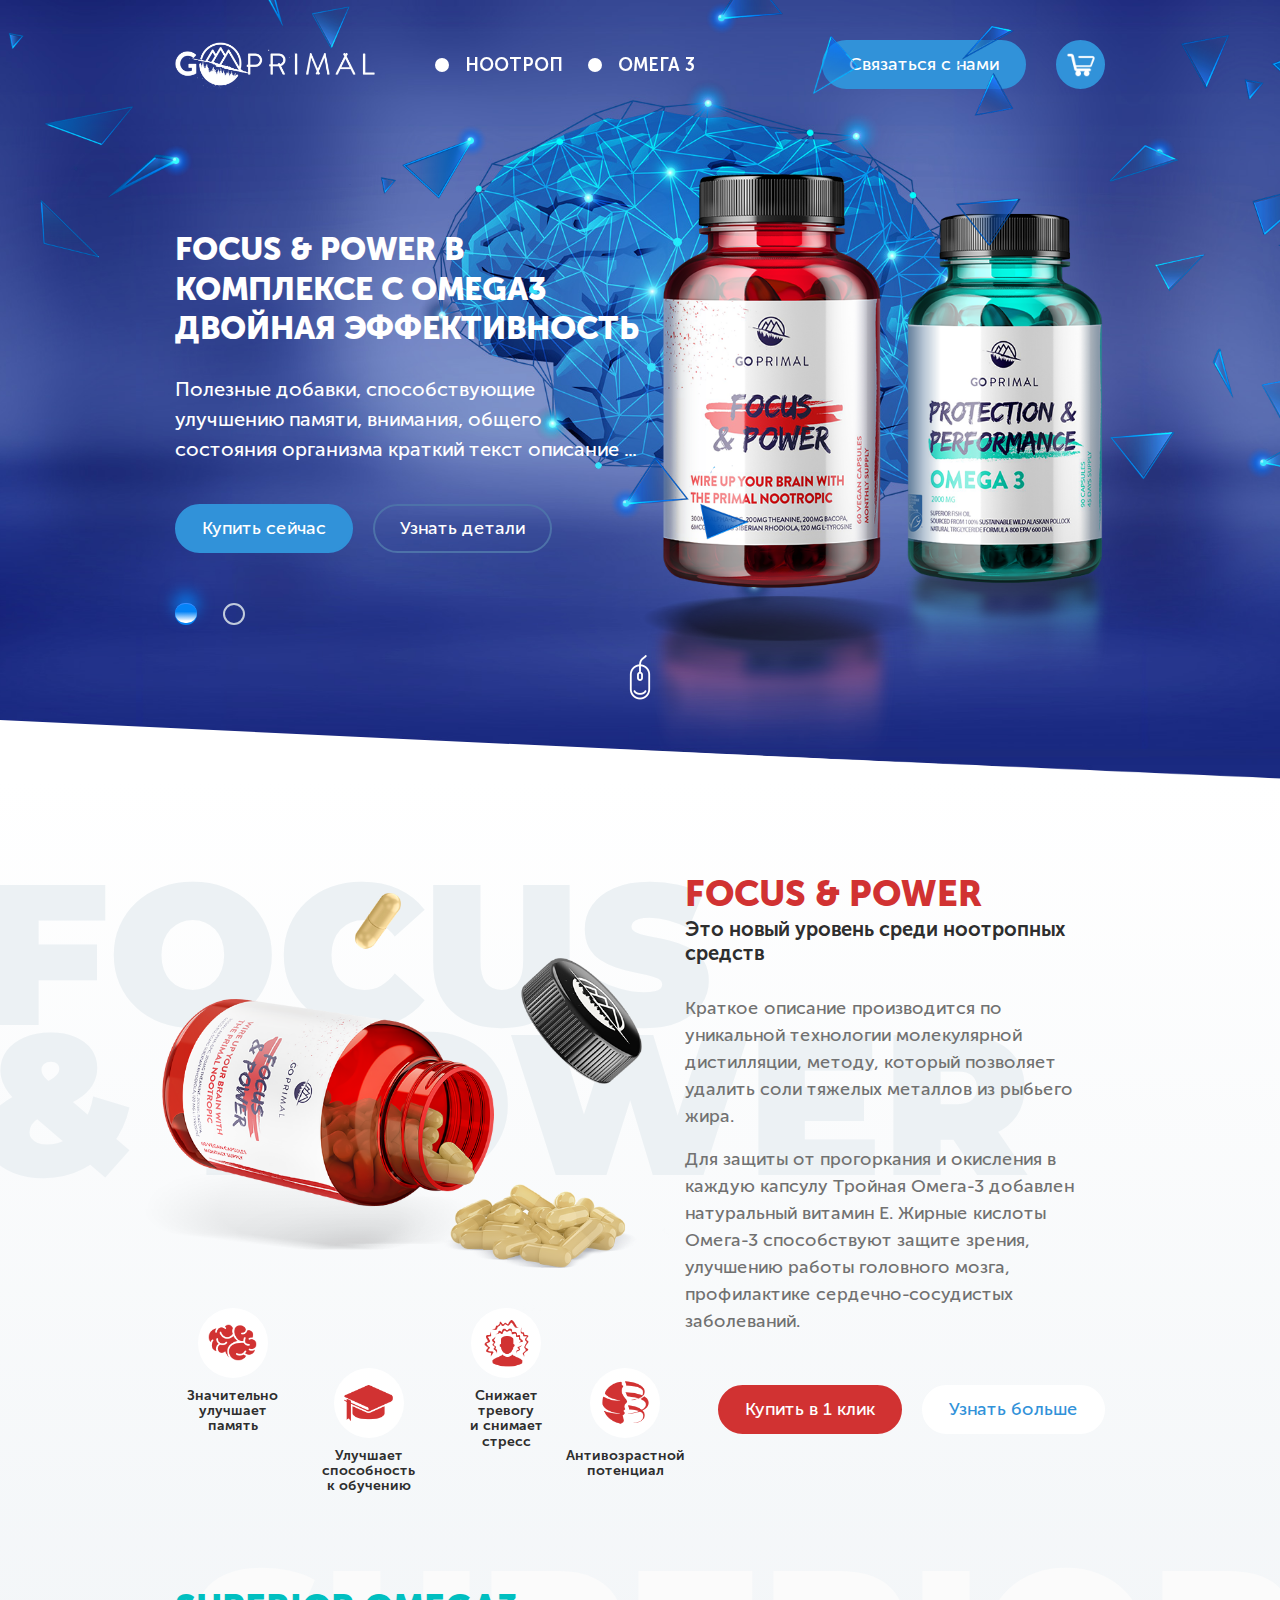
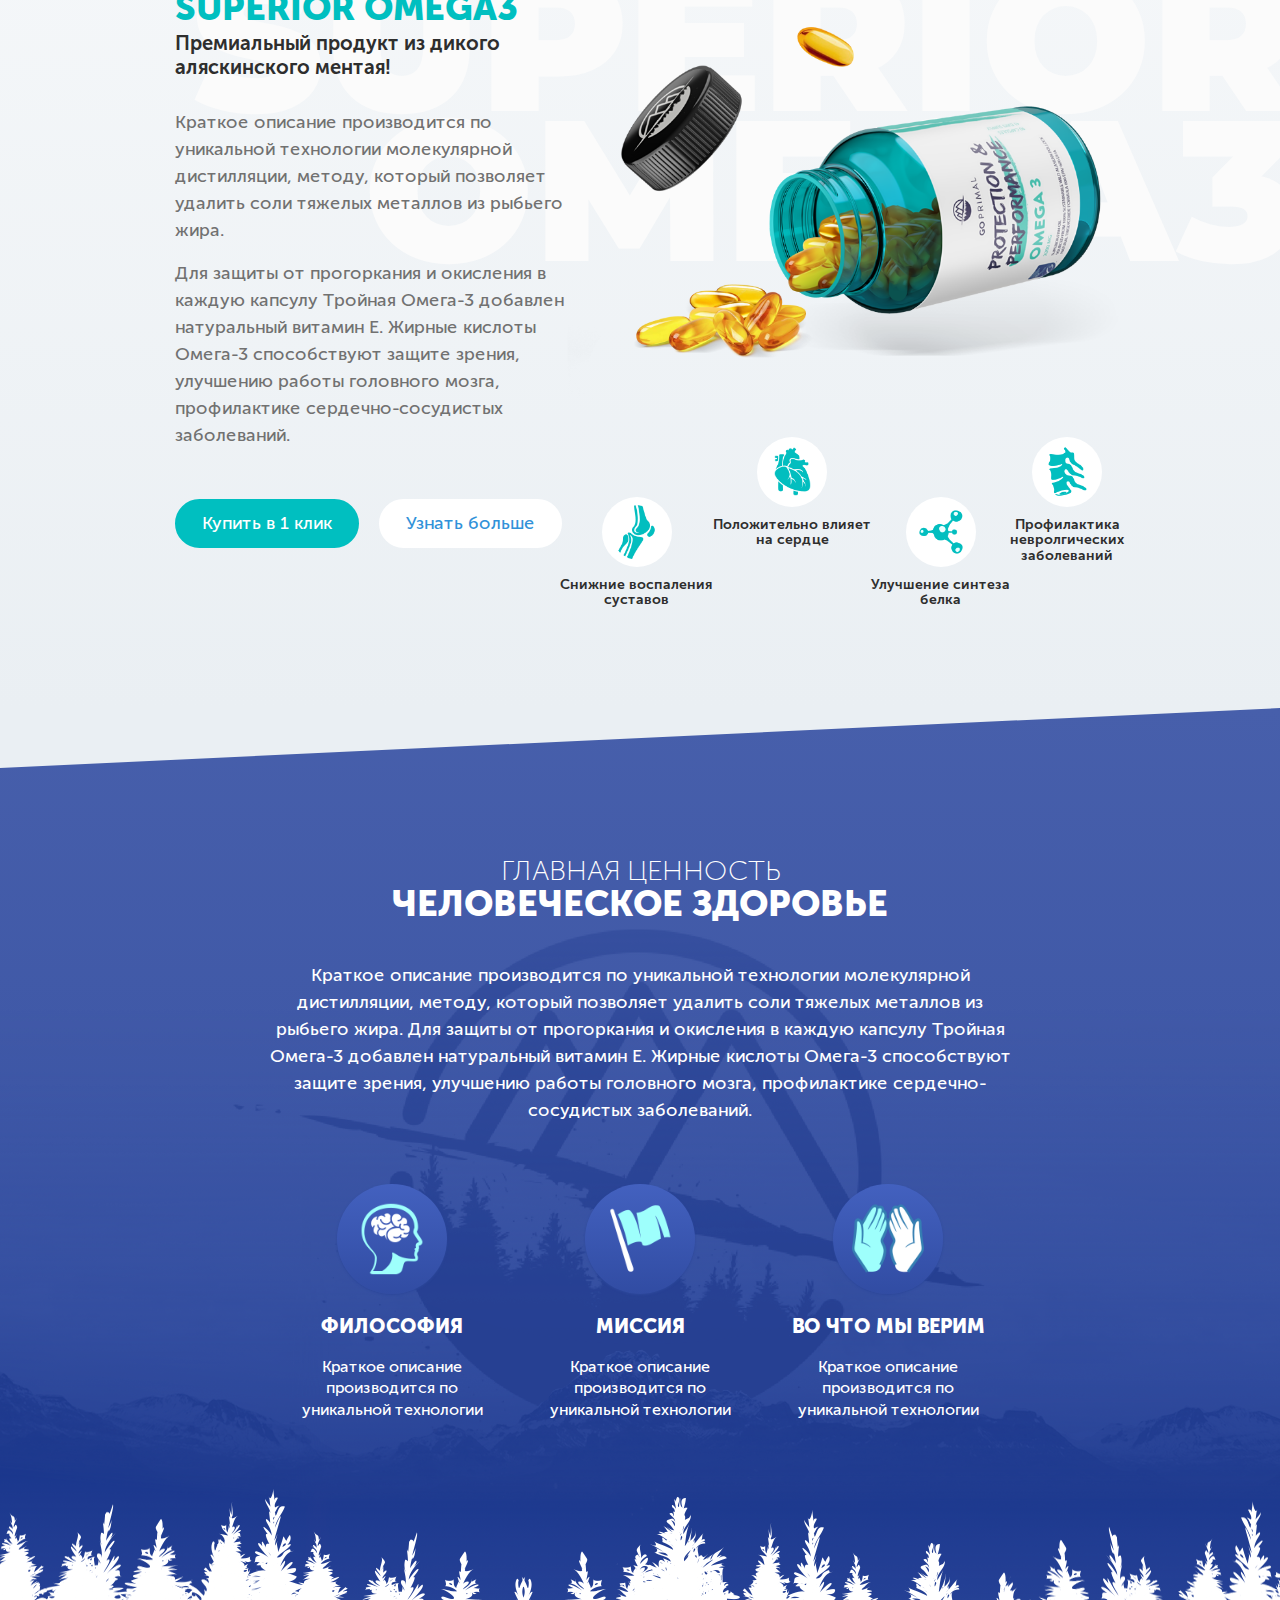
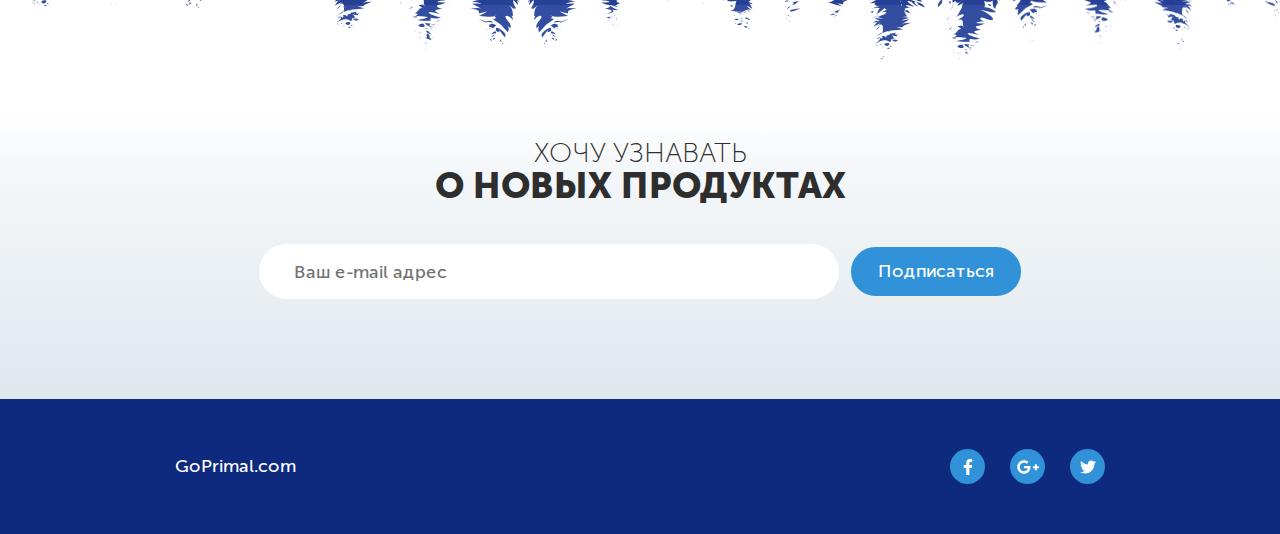
<file: index.html>
<!DOCTYPE html>
<html lang="ru">

<head>

	<meta charset="utf-8">
	<!-- <base href="/"> -->

	<title>index</title>
	<meta name="description" content="">

	<meta http-equiv="X-UA-Compatible" content="IE=edge">
	<meta name="viewport" content="width=device-width, initial-scale=1, maximum-scale=1">
	
	<!-- Template Basic Images Start -->
	<meta property="og:image" content="path/to/image.jpg">
	<link rel="icon" href="img/favicon.ico">
	<!-- Template Basic Images End -->
	
	<!-- Custom Browsers Color Start -->
	<meta name="theme-color" content="#000">
	<!-- Custom Browsers Color End -->

	<link rel="stylesheet" href="css/main.min.css">

</head>

<body>

	<header class="header">
		<div class="container">
			<div class="header-in">
				<div class="logo">
					<a href="#">
						<img src="img/logo.png" alt="">
					</a>
				</div>
				<div class="menu">
					<ul>
						<li class="nootrop">
							<a href="#">Ноотроп</a>
						</li>
						<li class="omega">
							<a href="#">Омега 3</a>
						</li>
					</ul>
				</div>
				<div class="header-callback">
					<button data-target="contact" type="button" class="btn blue modal-open">Связаться с нами</button>
				</div>
				<div class="header-toggle">
					<button type="button"><span></span></button>
				</div>
				<div class="cart-button">
					<a href="#">
						<img src="img/cart-icon.png" alt="">
					</a>
				</div>
			</div>
		</div>
	</header>
	<section class="top">
		<div class="container">
			<div class="top-in">
				<h1>focus & power<br> в комплексе с omega3<br> двойная эффективность</h1>
				<p>Полезные добавки, способствующие улучшению<br> памяти, внимания, общего состояния организма<br> краткий текст описание ...</p>
				<div class="top-buttons">
					<a href="#" class="btn blue">Купить сейчас</a>
					<a href="#" class="btn border">Узнать детали</a>
				</div>
			</div>
			<div class="top-slider-outer">
				<div class="top-slider owl-carousel">
					<div class="item">
						<div class="top-slider-item">
							<img src="img/nootrop-active.png" alt="">
							<img src="img/nootrop.png" alt="">
						</div>
					</div>
					<div class="item">
						<div class="top-slider-item">
							<img src="img/omega-active.png" alt="">
							<img src="img/omega.png" alt="">
						</div>
					</div>
				</div>
			</div>
		</div>
		<div class="fractures fractures1">
			<img src="img/fractures1.png" alt="">
		</div>
		<div class="fractures fractures2">
			<img src="img/fractures2.png" alt="">
		</div>
	</section>
	<section class="products with-angles">
		<div class="inner">
			<div class="product">
				<div class="section-text">focus<br> & power</div>
				<div class="container">
					<div class="product-in">
						<div class="product-about">
							<img src="img/nootrop-open.png" alt="">
							<div class="product-advantages">
								<div class="product-advantage">
									<div class="product-advantage-icon">
										<img src="img/advantage1.png" alt="">
									</div>
									<div class="product-advantage-text">Значительно<br> улучшает память</div>
								</div>
								<div class="product-advantage">
									<div class="product-advantage-icon">
										<img src="img/advantage2.png" alt="">
									</div>
									<div class="product-advantage-text">Улучшает способность<br> к обучению</div>
								</div>
								<div class="product-advantage">
									<div class="product-advantage-icon">
										<img src="img/advantage3.png" alt="">
									</div>
									<div class="product-advantage-text">Снижает тревогу<br> и снимает стресс</div>
								</div>
								<div class="product-advantage">
									<div class="product-advantage-icon">
										<img src="img/advantage4.png" alt="">
									</div>
									<div class="product-advantage-text">Антивозрастной<br> потенциал</div>
								</div>
							</div>
						</div>
						<div class="product-text">
							<h2>Focus & power</h2>
							<div class="product-subtitle">Это новый уровень среди ноотропных средств</div>
							<p>Краткое описание производится по уникальной технологии молекулярной дистилляции, методу, который позволяет удалить соли тяжелых металлов из рыбьего жира.</p>
							<p>Для защиты от прогоркания и окисления в каждую капсулу Тройная Омега-3 добавлен натуральный витамин Е. Жирные кислоты Омега-3 способствуют защите зрения, улучшению работы головного мозга, профилактике сердечно-сосудистых заболеваний.</p>
							<div class="product-buttons">
								<a href="#" class="btn red">Купить в 1 клик</a>
								<a href="#" class="btn white">Узнать больше</a>
							</div>
						</div>
					</div>
				</div>
			</div>
			<div class="product">
				<div class="section-text">superior<br> omega3</div>
				<div class="container">
					<div class="product-in">
						<div class="product-about">
							<img src="img/omega-open.png" alt="">
							<div class="product-advantages">
								<div class="product-advantage">
									<div class="product-advantage-icon">
										<img src="img/advantage5.png" alt="">
									</div>
									<div class="product-advantage-text">Снижние воспаления<br> суставов</div>
								</div>
								<div class="product-advantage">
									<div class="product-advantage-icon">
										<img src="img/advantage6.png" alt="">
									</div>
									<div class="product-advantage-text">Положительно влияет<br> на сердце</div>
								</div>
								<div class="product-advantage">
									<div class="product-advantage-icon">
										<img src="img/advantage7.png" alt="">
									</div>
									<div class="product-advantage-text">Улучшение синтеза<br> белка</div>
								</div>
								<div class="product-advantage">
									<div class="product-advantage-icon">
										<img src="img/advantage8.png" alt="">
									</div>
									<div class="product-advantage-text">Профилактика<br> невролгических<br> заболеваний</div>
								</div>
							</div>
						</div>
						<div class="product-text">
							<h2>Superior omega3</h2>
							<div class="product-subtitle">Премиальный продукт из дикого аляскинского ментая!</div>
							<p>Краткое описание производится по уникальной технологии молекулярной дистилляции, методу, который позволяет удалить соли тяжелых металлов из рыбьего жира.</p>
							<p>Для защиты от прогоркания и окисления в каждую капсулу Тройная Омега-3 добавлен натуральный витамин Е. Жирные кислоты Омега-3 способствуют защите зрения, улучшению работы головного мозга, профилактике сердечно-сосудистых заболеваний.</p>
							<div class="product-buttons">
								<a href="#" class="btn green">Купить в 1 клик</a>
								<a href="#" class="btn white">Узнать больше</a>
							</div>
						</div>
					</div>
				</div>
			</div>
		</div>
	</section>
	<section class="about">
		<div class="container">
			<div class="about-in">
				<h2><span>Главная ценность</span> человеческое здоровье</h2>
				<p>Краткое описание производится по уникальной технологии молекулярной дистилляции, методу, который
					позволяет удалить соли тяжелых металлов из рыбьего жира. Для защиты от прогоркания и окисления в каждую капсулу Тройная Омега-3 добавлен натуральный витамин Е. Жирные кислоты Омега-3 способствуют защите зрения, улучшению работы головного мозга, профилактике сердечно-сосудистых заболеваний.</p>
				<div class="about-list">
					<div class="about-item">
						<div class="about-item-icon">
							<img src="img/about1.png" alt="">
						</div>
						<div class="about-item-title">Философия</div>
						<div class="about-item-text">Краткое описание производится по уникальной технологии</div>
					</div>
					<div class="about-item">
						<div class="about-item-icon">
							<img src="img/about2.png" alt="">
						</div>
						<div class="about-item-title">Миссия</div>
						<div class="about-item-text">Краткое описание производится по уникальной технологии</div>
					</div>
					<div class="about-item">
						<div class="about-item-icon">
							<img src="img/about3.png" alt="">
						</div>
						<div class="about-item-title">Во что мы верим</div>
						<div class="about-item-text">Краткое описание производится по уникальной технологии</div>
					</div>
				</div>
			</div>
		</div>
	</section>
	<section class="bottom">
		<div class="container">
			<div class="bottom-in">
				<h2><span>Хочу узнавать</span> о новых продуктах</h2>
				<form action="">
					<input type="email" placeholder="Ваш e-mail адрес">
					<button type="submit" class="btn">Подписаться</button>
				</form>
			</div>
		</div>
	</section>
	<footer class="footer">
		<div class="container">
			<div class="footer-in">
				<div class="copyright">
					<a href="#">GoPrimal.com</a>
				</div>
				<div class="socials">
					<a href="#">
						<img src="img/facebook.svg" alt="">
					</a>
					<a href="#">
						<img src="img/google-plus.svg" alt="">
					</a>
					<a href="#">
						<img src="img/twitter.svg" alt="">
					</a>
				</div>
			</div>
		</div>
	</footer>

	<div data-id="contact" class="modal">
		<div class="modal-in">
			<div class="modal-cont">
				<button type="button" class="modal-close"></button>
				<div class="modal-title">Чтобы мы могли<br> связаться с вами,<br> <b>заполните форму</b></div>
				<form action="">
					<input type="text" placeholder="Ваше ФИО">
					<input type="tel" placeholder="Ваш телефон">
					<input type="email" placeholder="Ваш email">
					<button type="submit" class="btn">Отправить</button>
				</form>
			</div>
		</div>
		<div class="modal-back"></div>
	</div>

	<script src="js/scripts.min.js"></script>

</body>
</html>
</file>
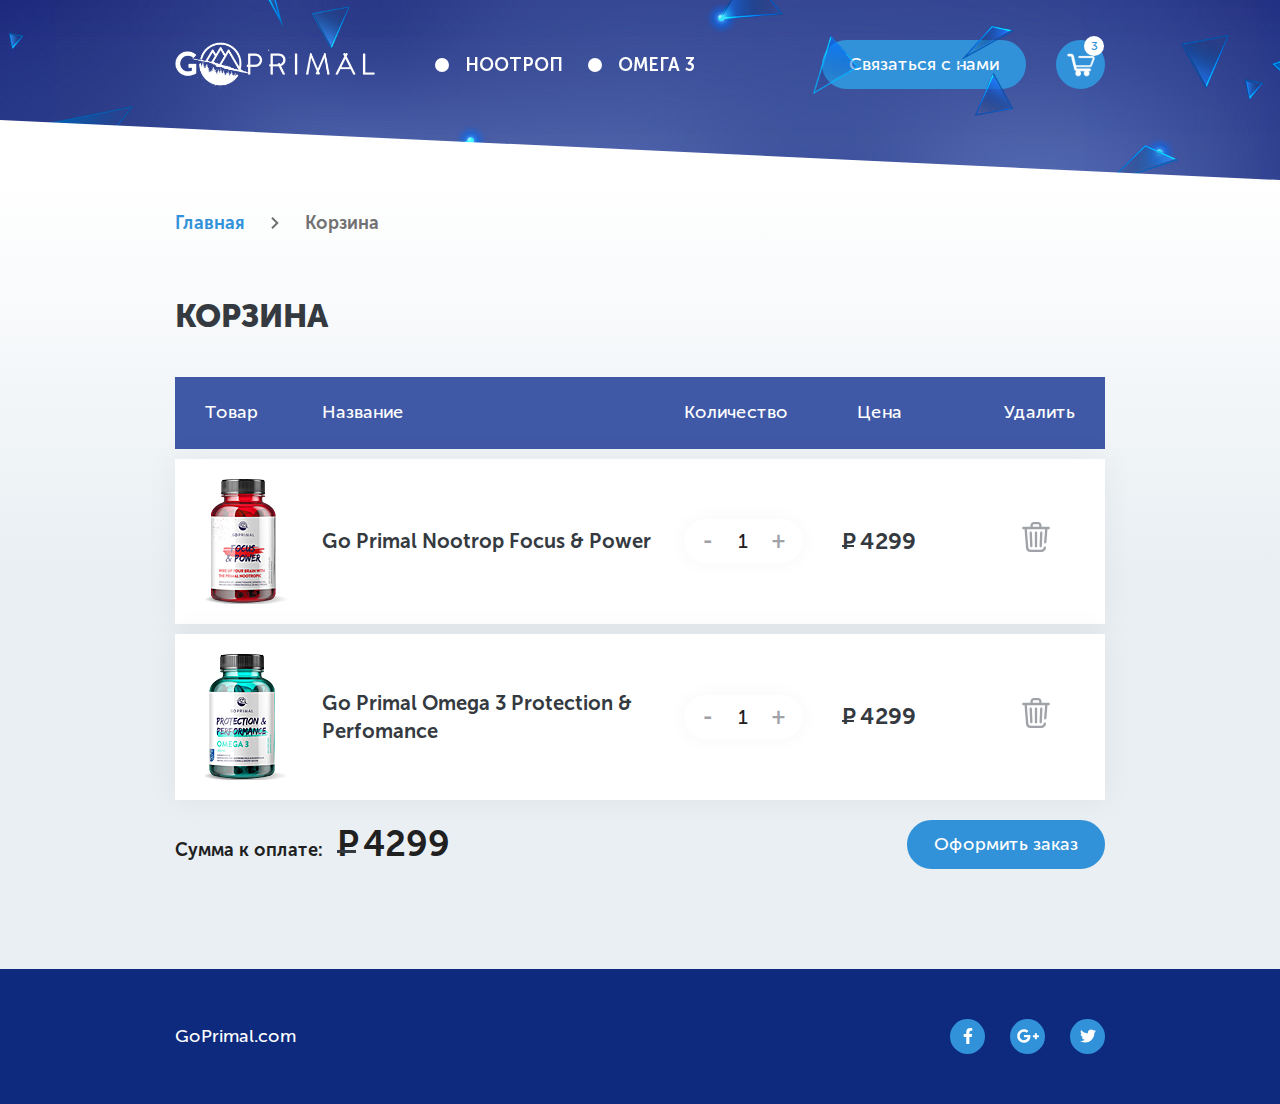
<file: cart.html>
<!DOCTYPE html>
<html lang="ru">

<head>

	<meta charset="utf-8">
	<!-- <base href="/"> -->

	<title>cart</title>
	<meta name="description" content="">

	<meta http-equiv="X-UA-Compatible" content="IE=edge">
	<meta name="viewport" content="width=device-width, initial-scale=1, maximum-scale=1">
	
	<!-- Template Basic Images Start -->
	<meta property="og:image" content="path/to/image.jpg">
	<link rel="icon" href="img/favicon.ico">
	<!-- Template Basic Images End -->
	
	<!-- Custom Browsers Color Start -->
	<meta name="theme-color" content="#000">
	<!-- Custom Browsers Color End -->

	<link rel="stylesheet" href="css/main.min.css">

</head>

<body>

	<header class="header">
		<div class="container">
			<div class="header-in">
				<div class="logo">
					<a href="#">
						<img src="img/logo.png" alt="">
					</a>
				</div>
				<div class="menu">
					<ul>
						<li class="nootrop">
							<a href="#">Ноотроп</a>
						</li>
						<li class="omega">
							<a href="#">Омега 3</a>
						</li>
					</ul>
				</div>
				<div class="header-toggle">
					<button type="button"><span></span></button>
				</div>
				<div class="header-callback">
					<button data-target="contact" type="button" class="btn modal-open">Связаться с нами</button>
				</div>
				<div class="cart-button">
					<a href="#">
						<span>3</span>
						<img src="img/cart-icon.png" alt="">
					</a>
				</div>
			</div>
		</div>
	</header>
    <div class="page">
		<div class="page-in">
			<div class="inner">
				<div class="container">
					<div class="breadcrumbs">
						<ul>
							<li>
								<a href="#">Главная</a>
							</li>
							<li>Корзина</li>
						</ul>
					</div>
					<h1>Корзина</h1>
					<div class="cart">
						<div class="cart-top">
							<div class="cart-product-img">Товар</div>
							<div class="cart-product-name">Название</div>
							<div class="cart-product-qty">Количество</div>
							<div class="cart-product-price">Цена</div>
							<div class="cart-product-delete">Удалить</div>
						</div>
						<div class="cart-list">
							<div class="cart-item">
								<div class="cart-product-img">
									<img src="img/nootrop-medium.png" alt="">
								</div>
								<div class="cart-product-name">Go Primal Nootrop Focus & Power</div>
								<div class="cart-product-qty">
									<div class="buy-qty-block">
										<button type="button" class="minus">-</button>
										<span>1</span>
										<button type="button" class="plus">+</button>
									</div>
								</div>
								<div class="cart-product-price"><span>Р</span> 4299</div>
								<div class="cart-product-delete">
									<button type="button">
										<img src="img/cart.svg" alt="">
									</button>
								</div>
							</div>
							<div class="cart-item">
								<div class="cart-product-img">
									<img src="img/omega-medium.png" alt="">
								</div>
								<div class="cart-product-name">Go Primal Omega 3 Protection & Perfomance</div>
								<div class="cart-product-qty">
									<div class="buy-qty-block">
										<button type="button" class="minus">-</button>
										<span>1</span>
										<button type="button" class="plus">+</button>
									</div>
								</div>
								<div class="cart-product-price"><span>Р</span> 4299</div>
								<div class="cart-product-delete">
									<button type="button">
										<img src="img/cart.svg" alt="">
									</button>
								</div>
							</div>
						</div>
					</div>
					<div class="cart-bottom">
						<div class="cart-total">
							<div class="cart-total-title">Сумма к оплате:</div>
							<div class="cart-total-price"><span>Р</span> 4299</div>
						</div>
						<a href="#" class="btn">Оформить заказ</a>
					</div>
				</div>
			</div>
		</div>
		<div class="fractures fractures1">
			<img src="img/fractures1.png" alt="">
		</div>
		<div class="fractures fractures2">
			<img src="img/fractures2.png" alt="">
		</div>
    </div>
	<footer class="footer">
		<div class="container">
			<div class="footer-in">
				<div class="copyright">
					<a href="#">GoPrimal.com</a>
				</div>
				<div class="socials">
					<a href="#">
						<img src="img/facebook.svg" alt="">
					</a>
					<a href="#">
						<img src="img/google-plus.svg" alt="">
					</a>
					<a href="#">
						<img src="img/twitter.svg" alt="">
					</a>
				</div>
			</div>
		</div>
	</footer>

	<div data-id="contact" class="modal">
		<div class="modal-in">
			<div class="modal-cont">
				<button type="button" class="modal-close"></button>
				<div class="modal-title">Чтобы мы могли<br> связаться с вами,<br> <b>заполните форму</b></div>
				<form action="">
					<input type="text" placeholder="Ваше ФИО">
					<input type="tel" placeholder="Ваш телефон">
					<input type="email" placeholder="Ваш email">
					<button type="submit" class="btn">Отправить</button>
				</form>
			</div>
		</div>
		<div class="modal-back"></div>
	</div>

	<script src="js/scripts.min.js"></script>

</body>
</html>
</file>
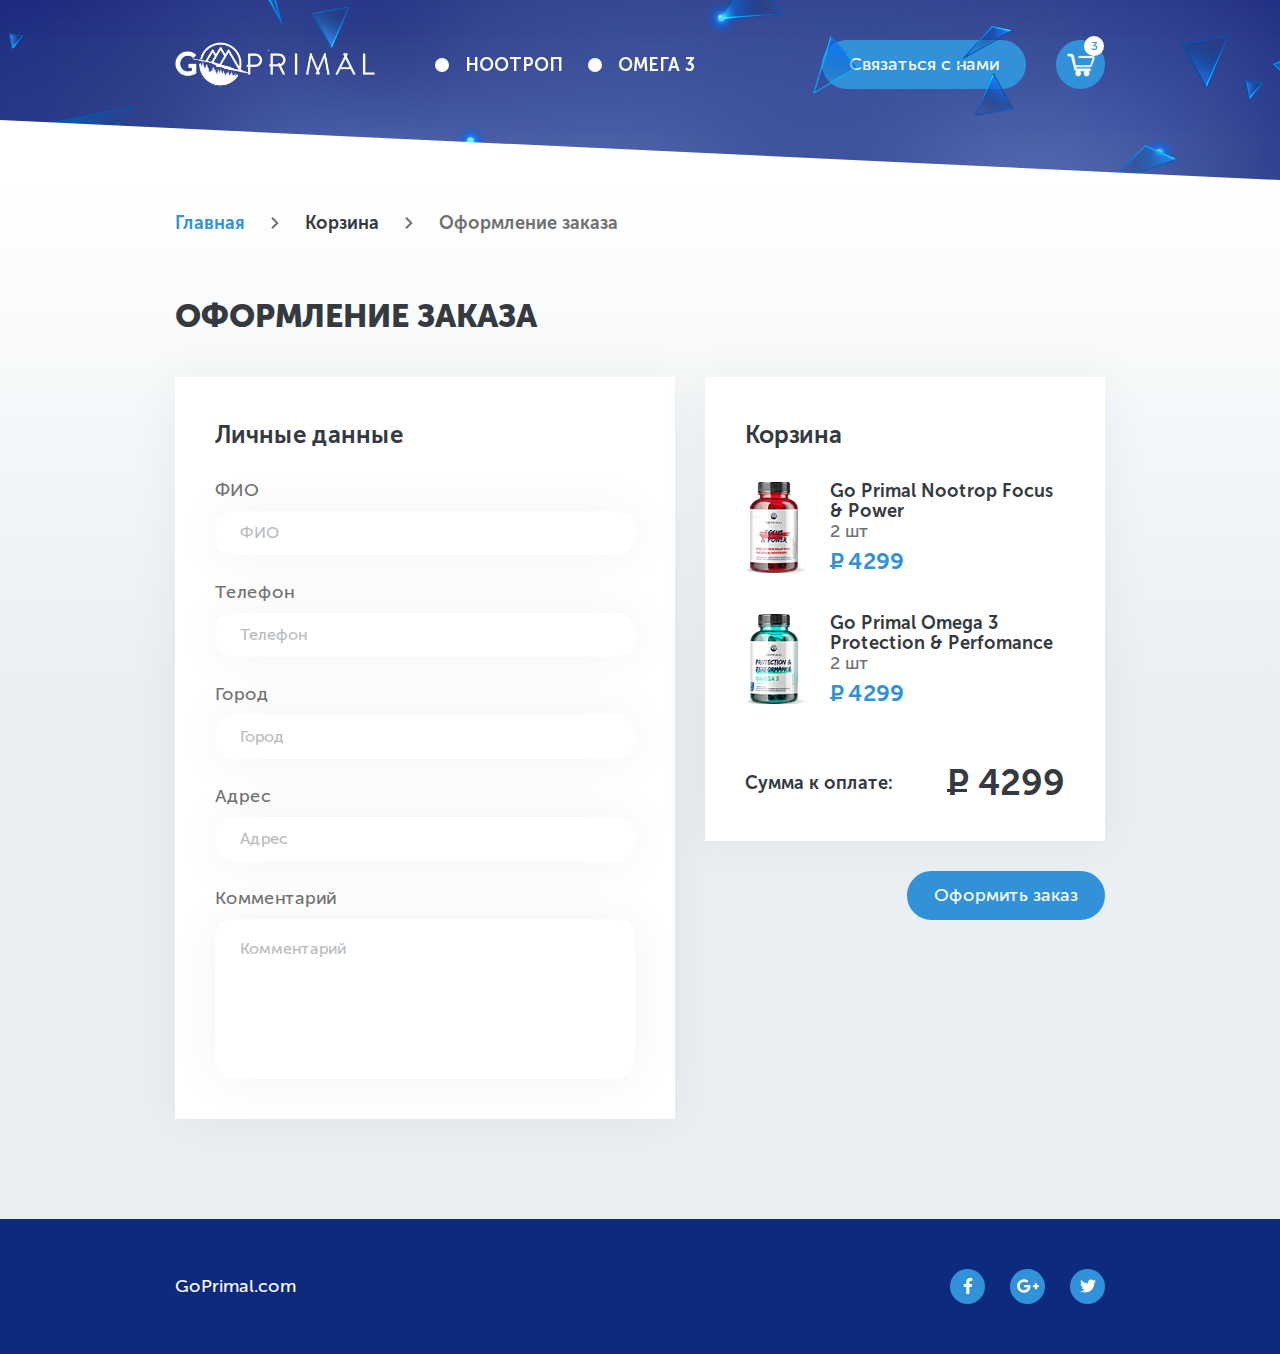
<file: checkout.html>
<!DOCTYPE html>
<html lang="ru">

<head>

	<meta charset="utf-8">
	<!-- <base href="/"> -->

	<title>checkout</title>
	<meta name="description" content="">

	<meta http-equiv="X-UA-Compatible" content="IE=edge">
	<meta name="viewport" content="width=device-width, initial-scale=1, maximum-scale=1">
	
	<!-- Template Basic Images Start -->
	<meta property="og:image" content="path/to/image.jpg">
	<link rel="icon" href="img/favicon.ico">
	<!-- Template Basic Images End -->
	
	<!-- Custom Browsers Color Start -->
	<meta name="theme-color" content="#000">
	<!-- Custom Browsers Color End -->

	<link rel="stylesheet" href="css/main.min.css">

</head>

<body>

	<header class="header">
		<div class="container">
			<div class="header-in">
				<div class="logo">
					<a href="#">
						<img src="img/logo.png" alt="">
					</a>
				</div>
				<div class="menu">
					<ul>
						<li class="nootrop">
							<a href="#">Ноотроп</a>
						</li>
						<li class="omega">
							<a href="#">Омега 3</a>
						</li>
					</ul>
				</div>
				<div class="header-toggle">
					<button type="button"><span></span></button>
				</div>
				<div class="header-callback">
					<button data-target="contact" type="button" class="btn modal-open">Связаться с нами</button>
				</div>
				<div class="cart-button">
					<a href="#">
						<span>3</span>
						<img src="img/cart-icon.png" alt="">
					</a>
				</div>
			</div>
		</div>
	</header>
    <div class="page">
		<div class="page-in">
			<div class="inner">
				<div class="container">
					<div class="breadcrumbs">
						<ul>
							<li>
								<a href="#">Главная</a>
							</li>
							<li>Корзина</li>
							<li>Оформление заказа</li>
						</ul>
					</div>
					<h1>Оформление заказа</h1>
					<form action="">
						<div class="form-wrap">
							<div class="form-left">
								<div class="form-block">
									<div class="form-title">Личные данные</div>
									<div class="form-in">
										<div class="form-control">
											<label for="name">ФИО</label>
											<input type="text" id="name" placeholder="ФИО">
										</div>
										<div class="form-control">
											<label for="tel">Телефон</label>
											<input type="tel" id="tel" placeholder="Телефон">
										</div>
										<div class="form-control">
											<label for="city">Город</label>
											<input type="text" id="city" placeholder="Город">
										</div>
										<div class="form-control">
											<label for="address">Адрес</label>
											<input type="text" id="address" placeholder="Адрес">
										</div>
										<div class="form-control textarea">
											<label>Комментарий</label>
											<textarea placeholder="Комментарий"></textarea>
										</div>
									</div>
								</div>
							</div>
							<div class="form-right">
								<div class="form-block">
									<div class="form-title">Корзина</div>
									<div class="product-list">
										<div class="product-item">
											<div class="product-item-img">
												<img src="img/nootrop-small.png" alt="">
											</div>
											<div class="product-item-cont">
												<div class="product-item-title">Go Primal Nootrop Focus & Power</div>
												<div class="product-item-qty">2 шт</div>
												<div class="product-item-price"><span>Р</span> 4299</div>
											</div>
										</div>
										<div class="product-item">
											<div class="product-item-img">
												<img src="img/omega-small.png" alt="">
											</div>
											<div class="product-item-cont">
												<div class="product-item-title">Go Primal Omega 3 Protection & Perfomance</div>
												<div class="product-item-qty">2 шт</div>
												<div class="product-item-price"><span>Р</span> 4299</div>
											</div>
										</div>
									</div>
									<div class="price-total">
										<div class="price-total-title">Сумма к оплате:</div>
										<div class="price-total-qty"><span>Р</span> 4299</div>
									</div>
								</div>
								<div class="text-right">
									<button type="submit" class="btn">Оформить заказ</button>
								</div>
							</div>
						</div>
					</form>
				</div>
			</div>
		</div>
		<div class="fractures fractures1">
			<img src="img/fractures1.png" alt="">
		</div>
		<div class="fractures fractures2">
			<img src="img/fractures2.png" alt="">
		</div>
    </div>
	<footer class="footer">
		<div class="container">
			<div class="footer-in">
				<div class="copyright">
					<a href="#">GoPrimal.com</a>
				</div>
				<div class="socials">
					<a href="#">
						<img src="img/facebook.svg" alt="">
					</a>
					<a href="#">
						<img src="img/google-plus.svg" alt="">
					</a>
					<a href="#">
						<img src="img/twitter.svg" alt="">
					</a>
				</div>
			</div>
		</div>
	</footer>

	<div data-id="contact" class="modal">
		<div class="modal-in">
			<div class="modal-cont">
				<button type="button" class="modal-close"></button>
				<div class="modal-title">Чтобы мы могли<br> связаться с вами,<br> <b>заполните форму</b></div>
				<form action="">
					<input type="text" placeholder="Ваше ФИО">
					<input type="tel" placeholder="Ваш телефон">
					<input type="email" placeholder="Ваш email">
					<button type="submit" class="btn">Отправить</button>
				</form>
			</div>
		</div>
		<div class="modal-back"></div>
	</div>

	<script src="js/scripts.min.js"></script>

</body>
</html>
</file>
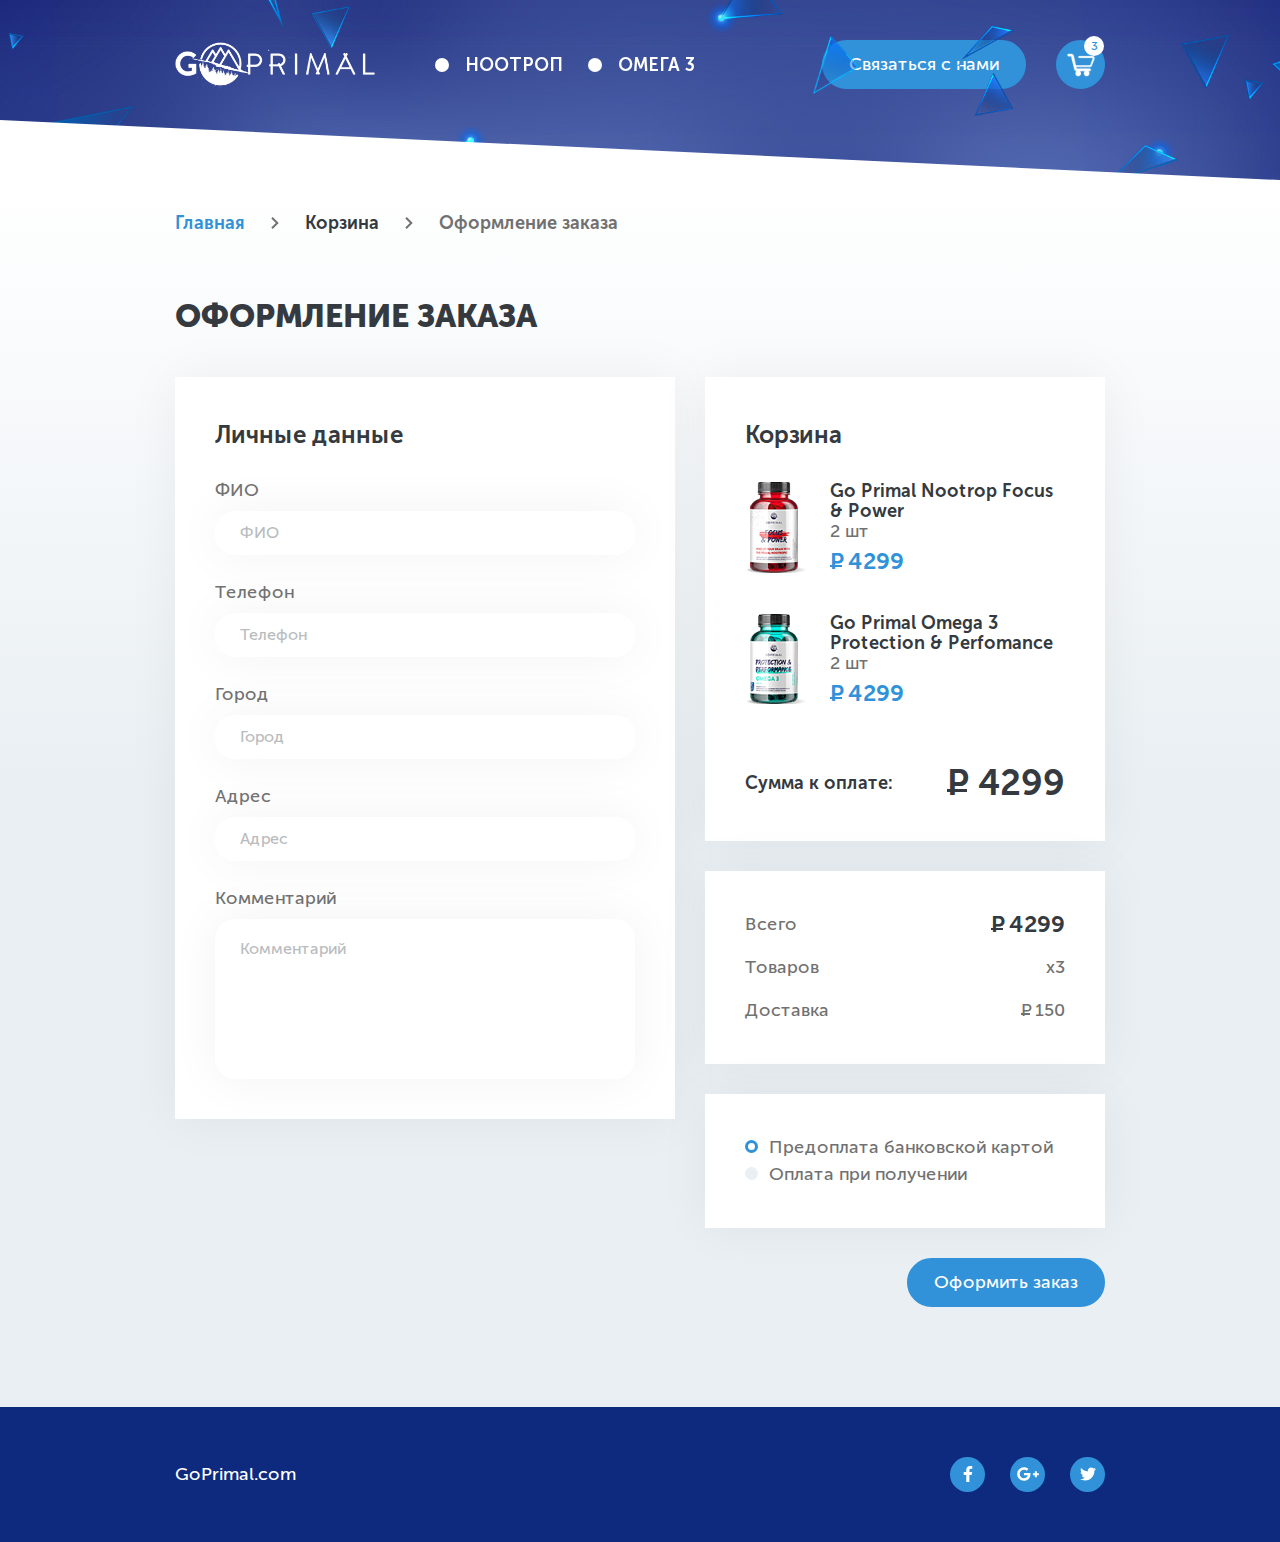
<file: checkout2.html>
<!DOCTYPE html>
<html lang="ru">

<head>

	<meta charset="utf-8">
	<!-- <base href="/"> -->

	<title>checkout2</title>
	<meta name="description" content="">

	<meta http-equiv="X-UA-Compatible" content="IE=edge">
	<meta name="viewport" content="width=device-width, initial-scale=1, maximum-scale=1">
	
	<!-- Template Basic Images Start -->
	<meta property="og:image" content="path/to/image.jpg">
	<link rel="icon" href="img/favicon.ico">
	<!-- Template Basic Images End -->
	
	<!-- Custom Browsers Color Start -->
	<meta name="theme-color" content="#000">
	<!-- Custom Browsers Color End -->

	<link rel="stylesheet" href="css/main.min.css">

</head>

<body>

	<header class="header">
		<div class="container">
			<div class="header-in">
				<div class="logo">
					<a href="#">
						<img src="img/logo.png" alt="">
					</a>
				</div>
				<div class="menu">
					<ul>
						<li class="nootrop">
							<a href="#">Ноотроп</a>
						</li>
						<li class="omega">
							<a href="#">Омега 3</a>
						</li>
					</ul>
				</div>
				<div class="header-toggle">
					<button type="button"><span></span></button>
				</div>
				<div class="header-callback">
					<button data-target="contact" type="button" class="btn modal-open">Связаться с нами</button>
				</div>
				<div class="cart-button">
					<a href="#">
						<span>3</span>
						<img src="img/cart-icon.png" alt="">
					</a>
				</div>
			</div>
		</div>
	</header>
    <div class="page">
		<div class="page-in">
			<div class="inner">
				<div class="container">
					<div class="breadcrumbs">
						<ul>
							<li>
								<a href="#">Главная</a>
							</li>
							<li>Корзина</li>
							<li>Оформление заказа</li>
						</ul>
					</div>
					<h1>Оформление заказа</h1>
					<form action="">
						<div class="form-wrap">
							<div class="form-left">
								<div class="form-block">
									<div class="form-title">Личные данные</div>
									<div class="form-in">
										<div class="form-control">
											<label for="name">ФИО</label>
											<input type="text" id="name" placeholder="ФИО">
										</div>
										<div class="form-control">
											<label for="tel">Телефон</label>
											<input type="tel" id="tel" placeholder="Телефон">
										</div>
										<div class="form-control">
											<label for="city">Город</label>
											<input type="text" id="city" placeholder="Город">
										</div>
										<div class="form-control">
											<label for="address">Адрес</label>
											<input type="text" id="address" placeholder="Адрес">
										</div>
										<div class="form-control textarea">
											<label>Комментарий</label>
											<textarea placeholder="Комментарий"></textarea>
										</div>
									</div>
								</div>
							</div>
							<div class="form-right">
								<div class="form-block">
									<div class="form-title">Корзина</div>
									<div class="product-list">
										<div class="product-item">
											<div class="product-item-img">
												<img src="img/nootrop-small.png" alt="">
											</div>
											<div class="product-item-cont">
												<div class="product-item-title">Go Primal Nootrop Focus & Power</div>
												<div class="product-item-qty">2 шт</div>
												<div class="product-item-price"><span>Р</span> 4299</div>
											</div>
										</div>
										<div class="product-item">
											<div class="product-item-img">
												<img src="img/omega-small.png" alt="">
											</div>
											<div class="product-item-cont">
												<div class="product-item-title">Go Primal Omega 3 Protection & Perfomance</div>
												<div class="product-item-qty">2 шт</div>
												<div class="product-item-price"><span>Р</span> 4299</div>
											</div>
										</div>
									</div>
									<div class="price-total">
										<div class="price-total-title">Сумма к оплате:</div>
										<div class="price-total-qty"><span>Р</span> 4299</div>
									</div>
								</div>
								<div class="form-block">
									<div class="price-block">
										<div class="price-block-title">Всего</div>
										<div class="price-block-val"><b><span>Р</span> 4299</b></div>
									</div>
									<div class="price-block">
										<div class="price-block-title">Товаров</div>
										<div class="price-block-val">x3</div>
									</div>
									<div class="price-block">
										<div class="price-block-title">Доставка</div>
										<div class="price-block-val"><span>Р</span> 150</div>
									</div>
								</div>
								<div class="form-block">
									<div class="form-check">
										<input type="radio" id="radio1" name="radio" checked>
										<label for="radio1">Предоплата банковской картой</label>
									</div>
									<div class="form-check">
										<input type="radio" id="radio2" name="radio">
										<label for="radio2">Оплата при получении</label>
									</div>
								</div>
								<div class="text-right">
									<button type="submit" class="btn">Оформить заказ</button>
								</div>
							</div>
						</div>
					</form>
				</div>
			</div>
		</div>
		<div class="fractures fractures1">
			<img src="img/fractures1.png" alt="">
		</div>
		<div class="fractures fractures2">
			<img src="img/fractures2.png" alt="">
		</div>
    </div>
	<footer class="footer">
		<div class="container">
			<div class="footer-in">
				<div class="copyright">
					<a href="#">GoPrimal.com</a>
				</div>
				<div class="socials">
					<a href="#">
						<img src="img/facebook.svg" alt="">
					</a>
					<a href="#">
						<img src="img/google-plus.svg" alt="">
					</a>
					<a href="#">
						<img src="img/twitter.svg" alt="">
					</a>
				</div>
			</div>
		</div>
	</footer>

	<div data-id="contact" class="modal">
		<div class="modal-in">
			<div class="modal-cont">
				<button type="button" class="modal-close"></button>
				<div class="modal-title">Чтобы мы могли<br> связаться с вами,<br> <b>заполните форму</b></div>
				<form action="">
					<input type="text" placeholder="Ваше ФИО">
					<input type="tel" placeholder="Ваш телефон">
					<input type="email" placeholder="Ваш email">
					<button type="submit" class="btn">Отправить</button>
				</form>
			</div>
		</div>
		<div class="modal-back"></div>
	</div>

	<script src="js/scripts.min.js"></script>

</body>
</html>
</file>
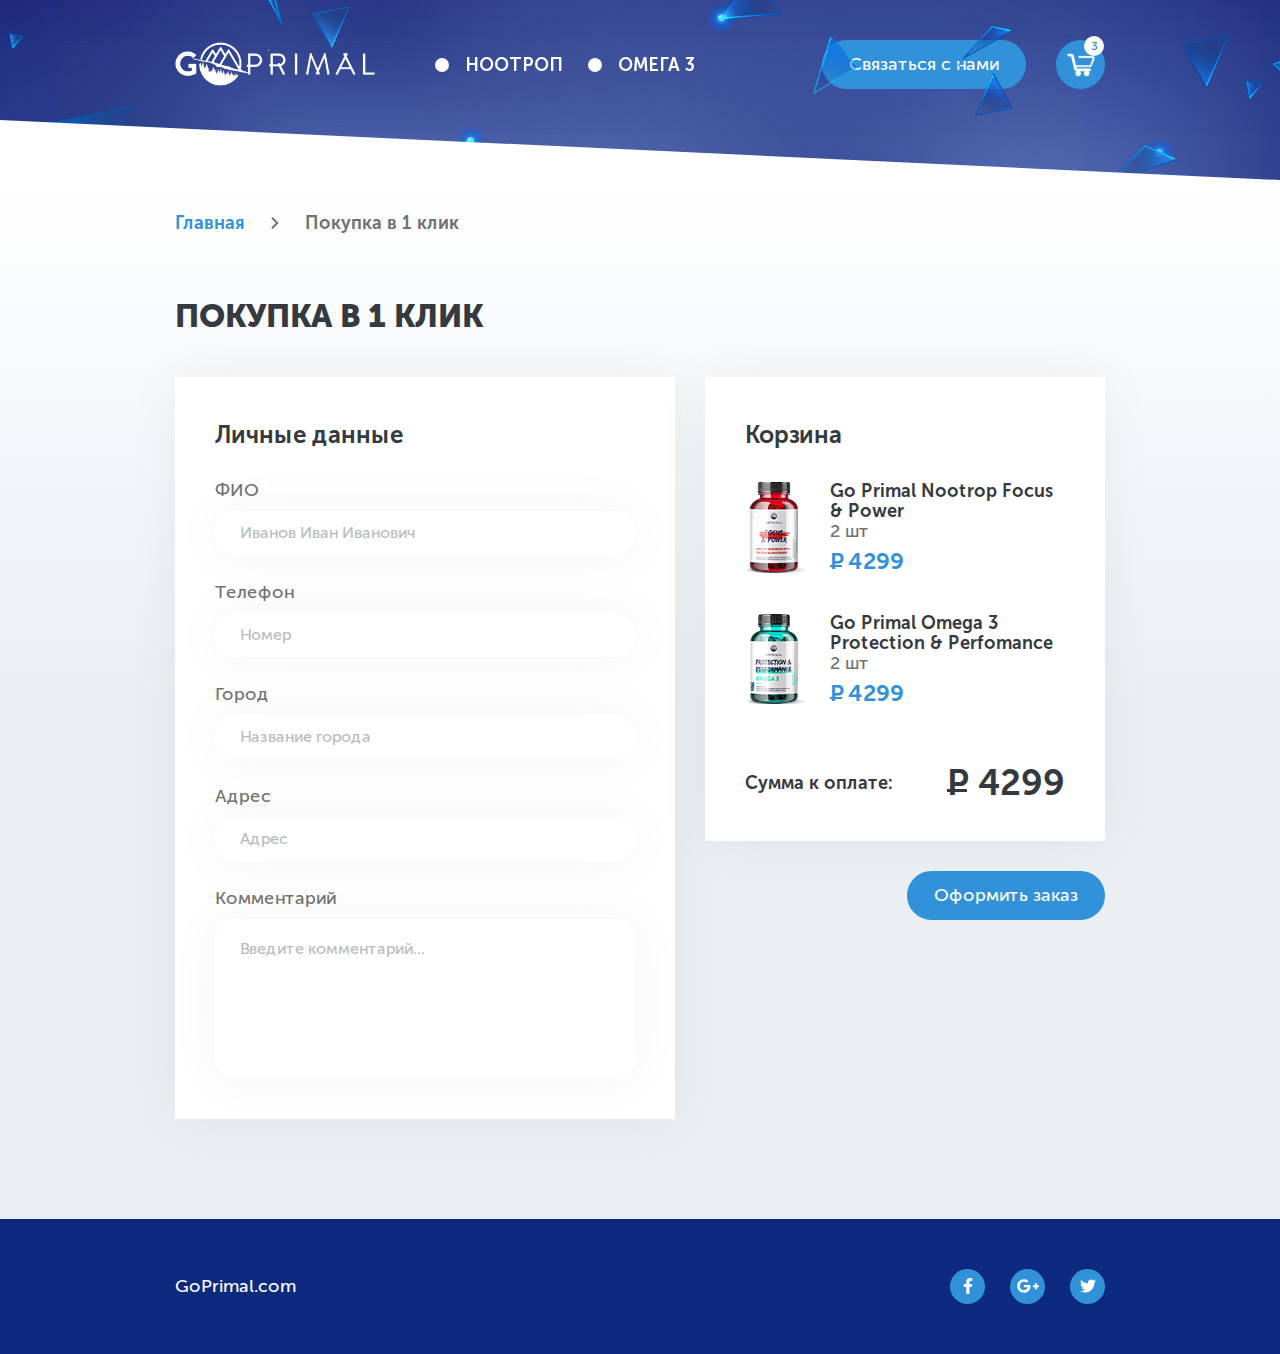
<file: click.html>
<!DOCTYPE html>
<html lang="ru">

<head>

	<meta charset="utf-8">
	<!-- <base href="/"> -->

	<title>click</title>
	<meta name="description" content="">

	<meta http-equiv="X-UA-Compatible" content="IE=edge">
	<meta name="viewport" content="width=device-width, initial-scale=1, maximum-scale=1">
	
	<!-- Template Basic Images Start -->
	<meta property="og:image" content="path/to/image.jpg">
	<link rel="icon" href="img/favicon.ico">
	<!-- Template Basic Images End -->
	
	<!-- Custom Browsers Color Start -->
	<meta name="theme-color" content="#000">
	<!-- Custom Browsers Color End -->

	<link rel="stylesheet" href="css/main.min.css">

</head>

<body>

	<header class="header">
		<div class="container">
			<div class="header-in">
				<div class="logo">
					<a href="#">
						<img src="img/logo.png" alt="">
					</a>
				</div>
				<div class="menu">
					<ul>
						<li class="nootrop">
							<a href="#">Ноотроп</a>
						</li>
						<li class="omega">
							<a href="#">Омега 3</a>
						</li>
					</ul>
				</div>
				<div class="header-toggle">
					<button type="button"><span></span></button>
				</div>
				<div class="header-callback">
					<button data-target="contact" type="button" class="btn modal-open">Связаться с нами</button>
				</div>
				<div class="cart-button">
					<a href="#">
						<span>3</span>
						<img src="img/cart-icon.png" alt="">
					</a>
				</div>
			</div>
		</div>
	</header>
    <div class="page">
		<div class="page-in">
			<div class="inner">
				<div class="container">
					<div class="breadcrumbs">
						<ul>
							<li>
								<a href="#">Главная</a>
							</li>
							<li>Покупка в 1 клик</li>
						</ul>
					</div>
					<h1>Покупка в 1 клик</h1>
					<form action="">
						<div class="form-wrap">
							<div class="form-left">
								<div class="form-block">
									<div class="form-title">Личные данные</div>
									<div class="form-in">
										<div class="form-control">
											<label for="name">ФИО</label>
											<input type="text" id="name" placeholder="Иванов Иван Иванович">
										</div>
										<div class="form-control">
											<label for="tel">Телефон</label>
											<input type="tel" id="tel" placeholder="Номер">
										</div>
										<div class="form-control">
											<label for="city">Город</label>
											<input type="text" id="city" placeholder="Название города">
										</div>
										<div class="form-control">
											<label for="address">Адрес</label>
											<input type="text" id="address" placeholder="Адрес">
										</div>
										<div class="form-control textarea">
											<label>Комментарий</label>
											<textarea placeholder="Введите комментарий..."></textarea>
										</div>
									</div>
								</div>
							</div>
							<div class="form-right">
								<div class="form-block">
									<div class="form-title">Корзина</div>
									<div class="product-list">
										<div class="product-item">
											<div class="product-item-img">
												<img src="img/nootrop-small.png" alt="">
											</div>
											<div class="product-item-cont">
												<div class="product-item-title">Go Primal Nootrop Focus & Power</div>
												<div class="product-item-qty">2 шт</div>
												<div class="product-item-price"><span>Р</span> 4299</div>
											</div>
										</div>
										<div class="product-item">
											<div class="product-item-img">
												<img src="img/omega-small.png" alt="">
											</div>
											<div class="product-item-cont">
												<div class="product-item-title">Go Primal Omega 3 Protection & Perfomance</div>
												<div class="product-item-qty">2 шт</div>
												<div class="product-item-price"><span>Р</span> 4299</div>
											</div>
										</div>
									</div>
									<div class="price-total">
										<div class="price-total-title">Сумма к оплате:</div>
										<div class="price-total-qty"><span>Р</span> 4299</div>
									</div>
								</div>
								<div class="text-right">
									<button type="submit" class="btn">Оформить заказ</button>
								</div>
							</div>
						</div>
					</form>
				</div>
			</div>
		</div>
		<div class="fractures fractures1">
			<img src="img/fractures1.png" alt="">
		</div>
		<div class="fractures fractures2">
			<img src="img/fractures2.png" alt="">
		</div>
    </div>
	<footer class="footer">
		<div class="container">
			<div class="footer-in">
				<div class="copyright">
					<a href="#">GoPrimal.com</a>
				</div>
				<div class="socials">
					<a href="#">
						<img src="img/facebook.svg" alt="">
					</a>
					<a href="#">
						<img src="img/google-plus.svg" alt="">
					</a>
					<a href="#">
						<img src="img/twitter.svg" alt="">
					</a>
				</div>
			</div>
		</div>
	</footer>

	<div data-id="contact" class="modal">
		<div class="modal-in">
			<div class="modal-cont">
				<button type="button" class="modal-close"></button>
				<div class="modal-title">Чтобы мы могли<br> связаться с вами,<br> <b>заполните форму</b></div>
				<form action="">
					<input type="text" placeholder="Ваше ФИО">
					<input type="tel" placeholder="Ваш телефон">
					<input type="email" placeholder="Ваш email">
					<button type="submit" class="btn">Отправить</button>
				</form>
			</div>
		</div>
		<div class="modal-back"></div>
	</div>

	<script src="js/scripts.min.js"></script>

</body>
</html>
</file>
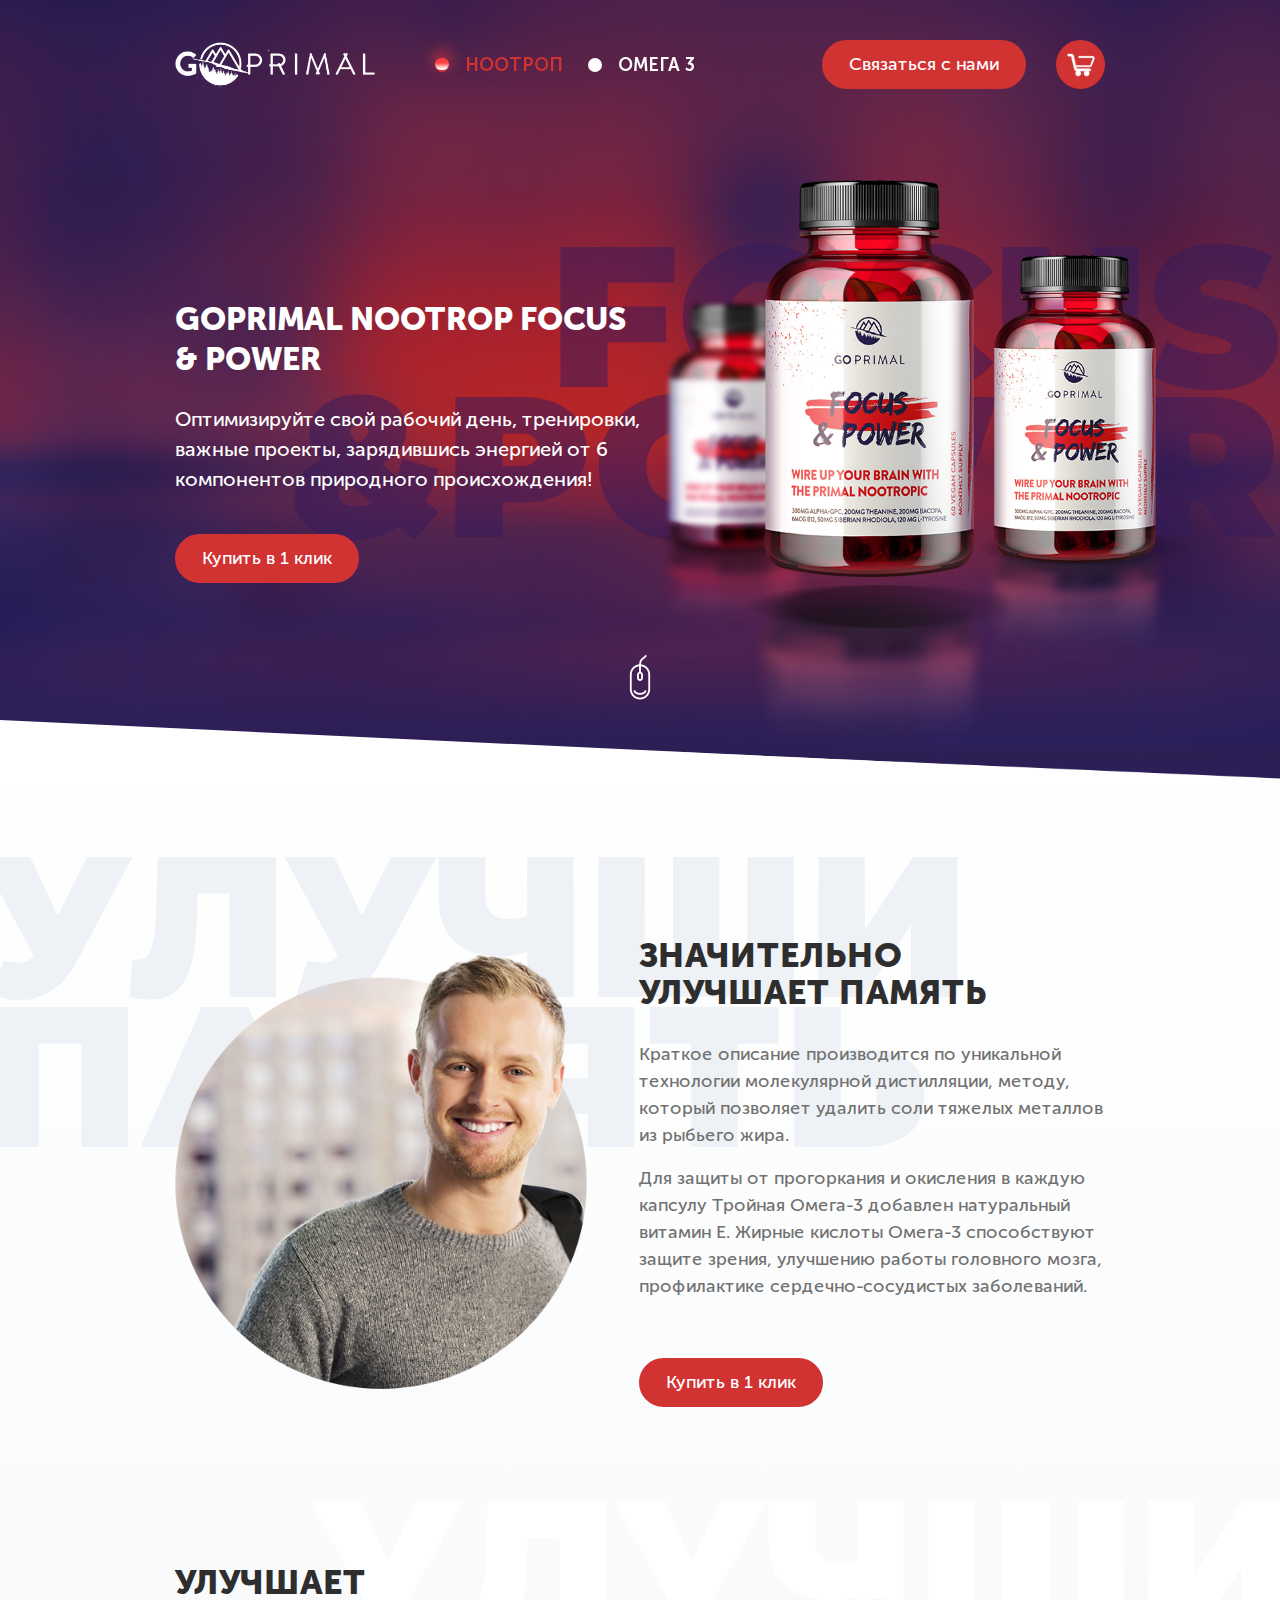
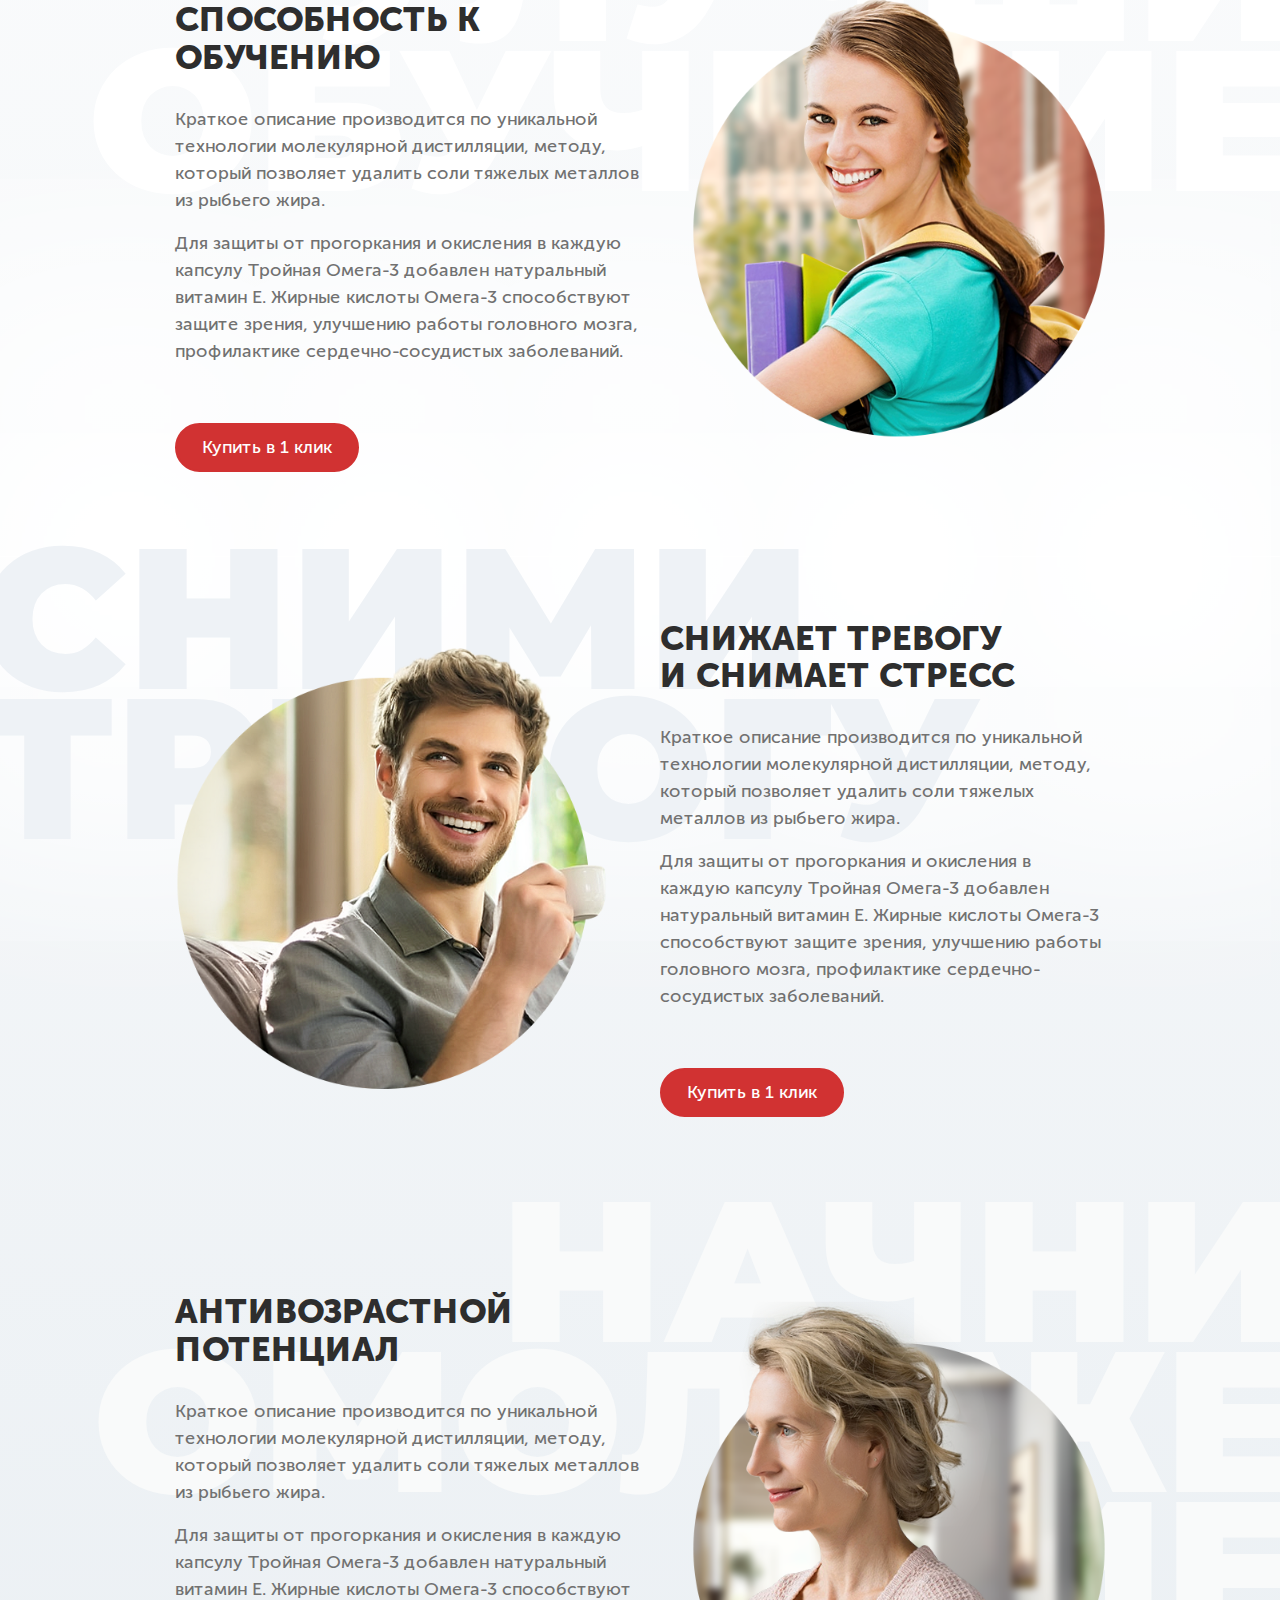
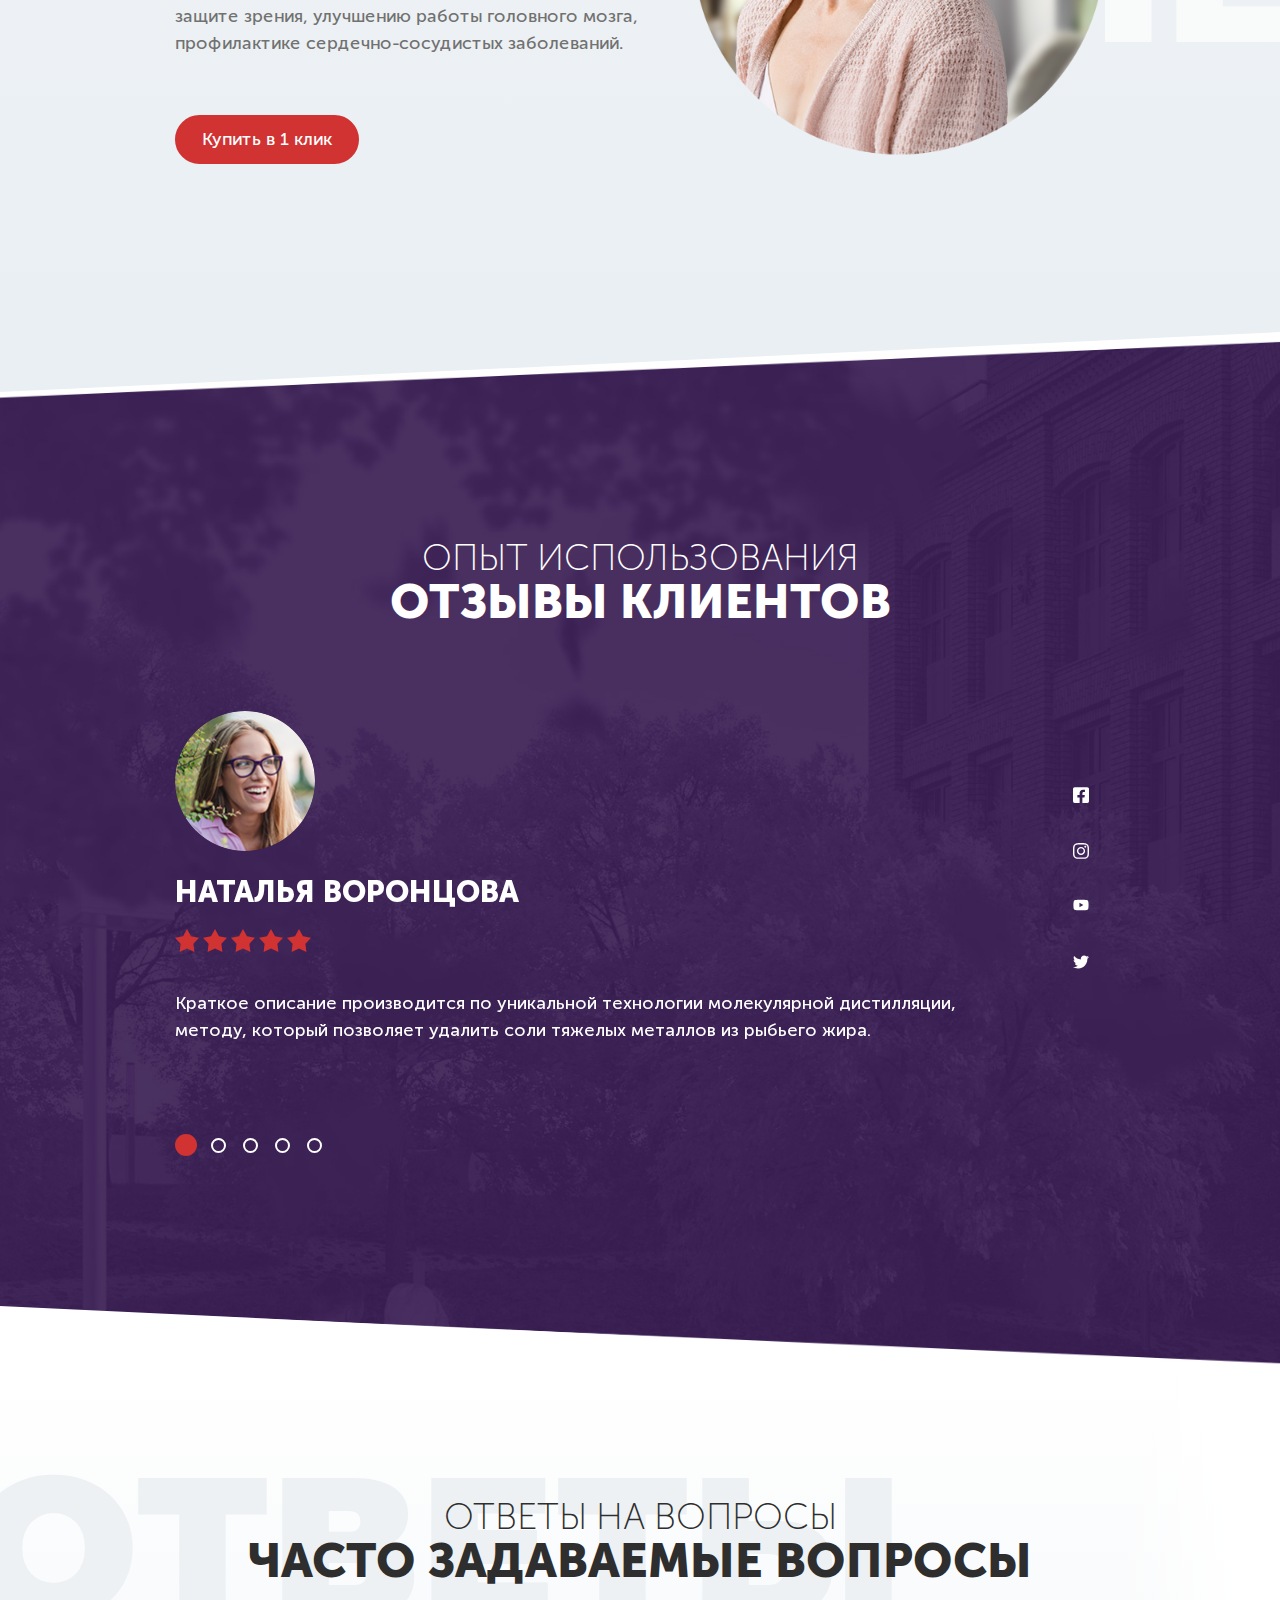
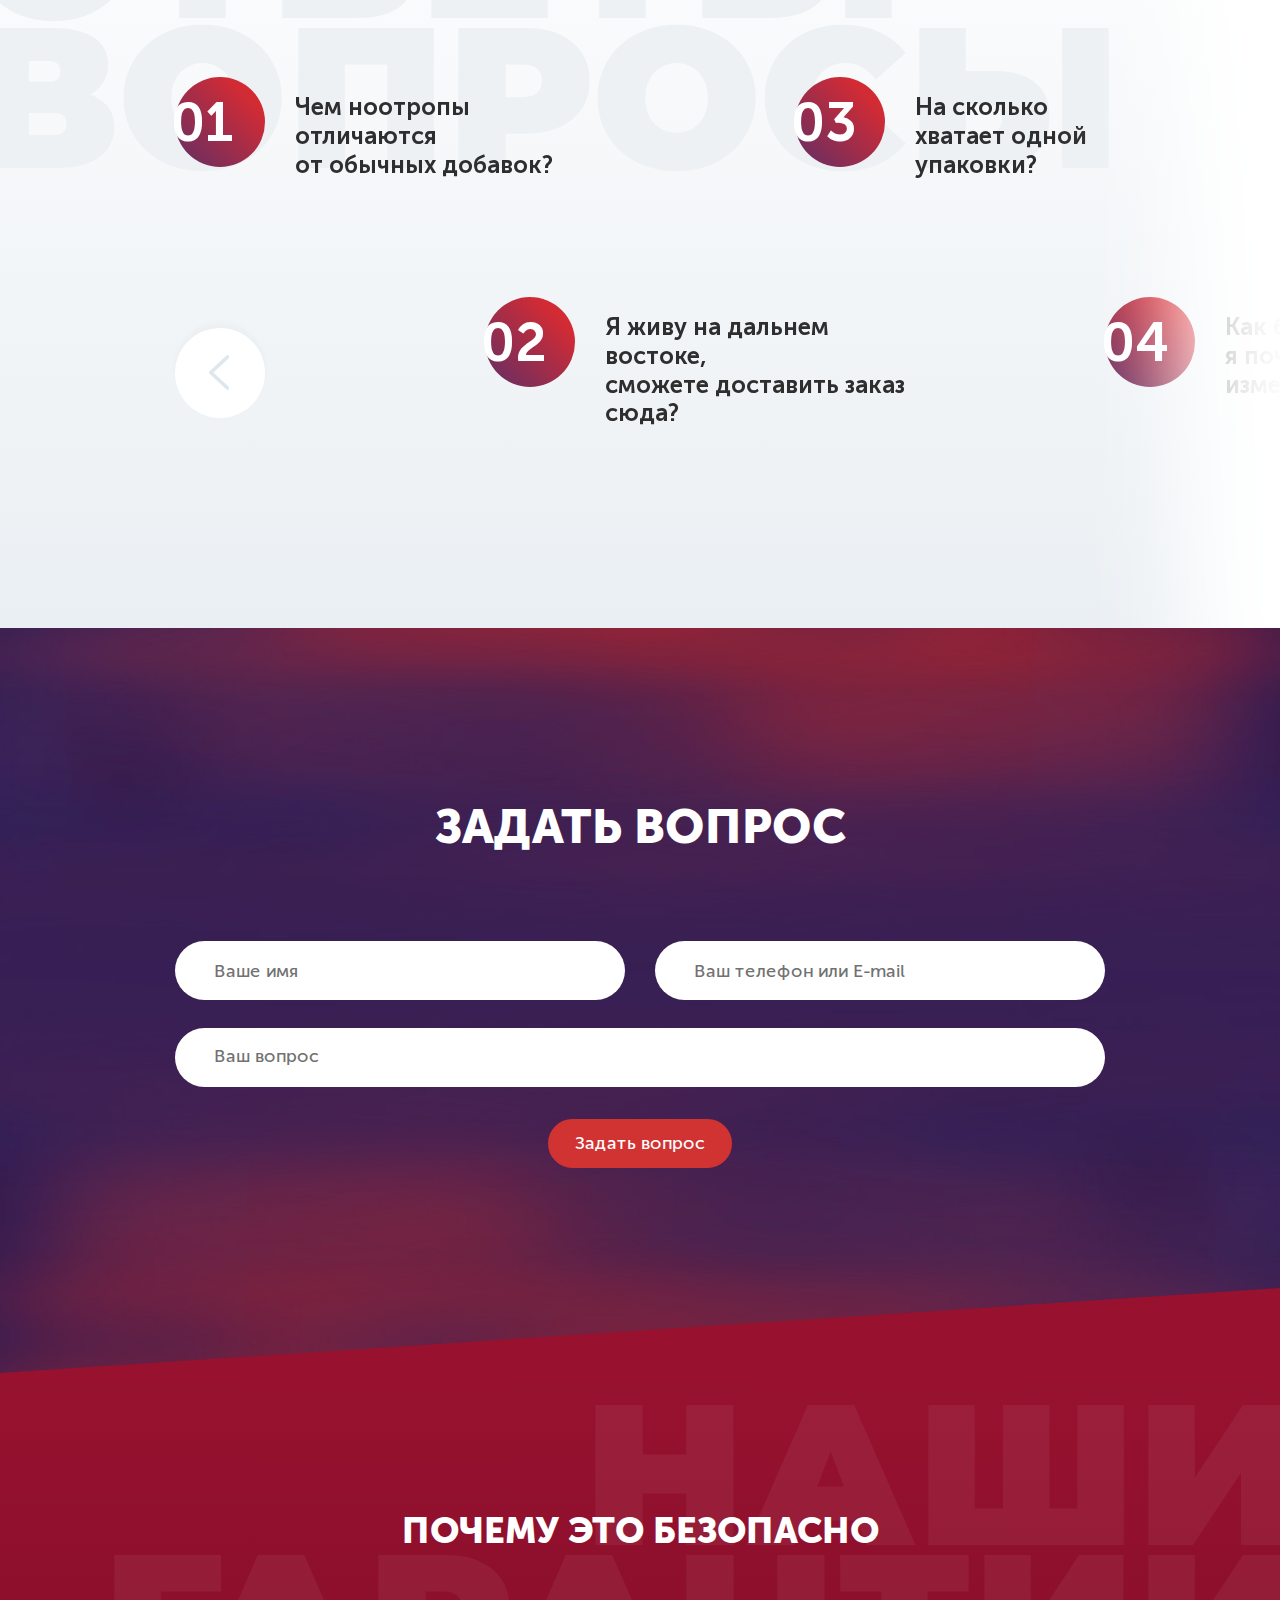
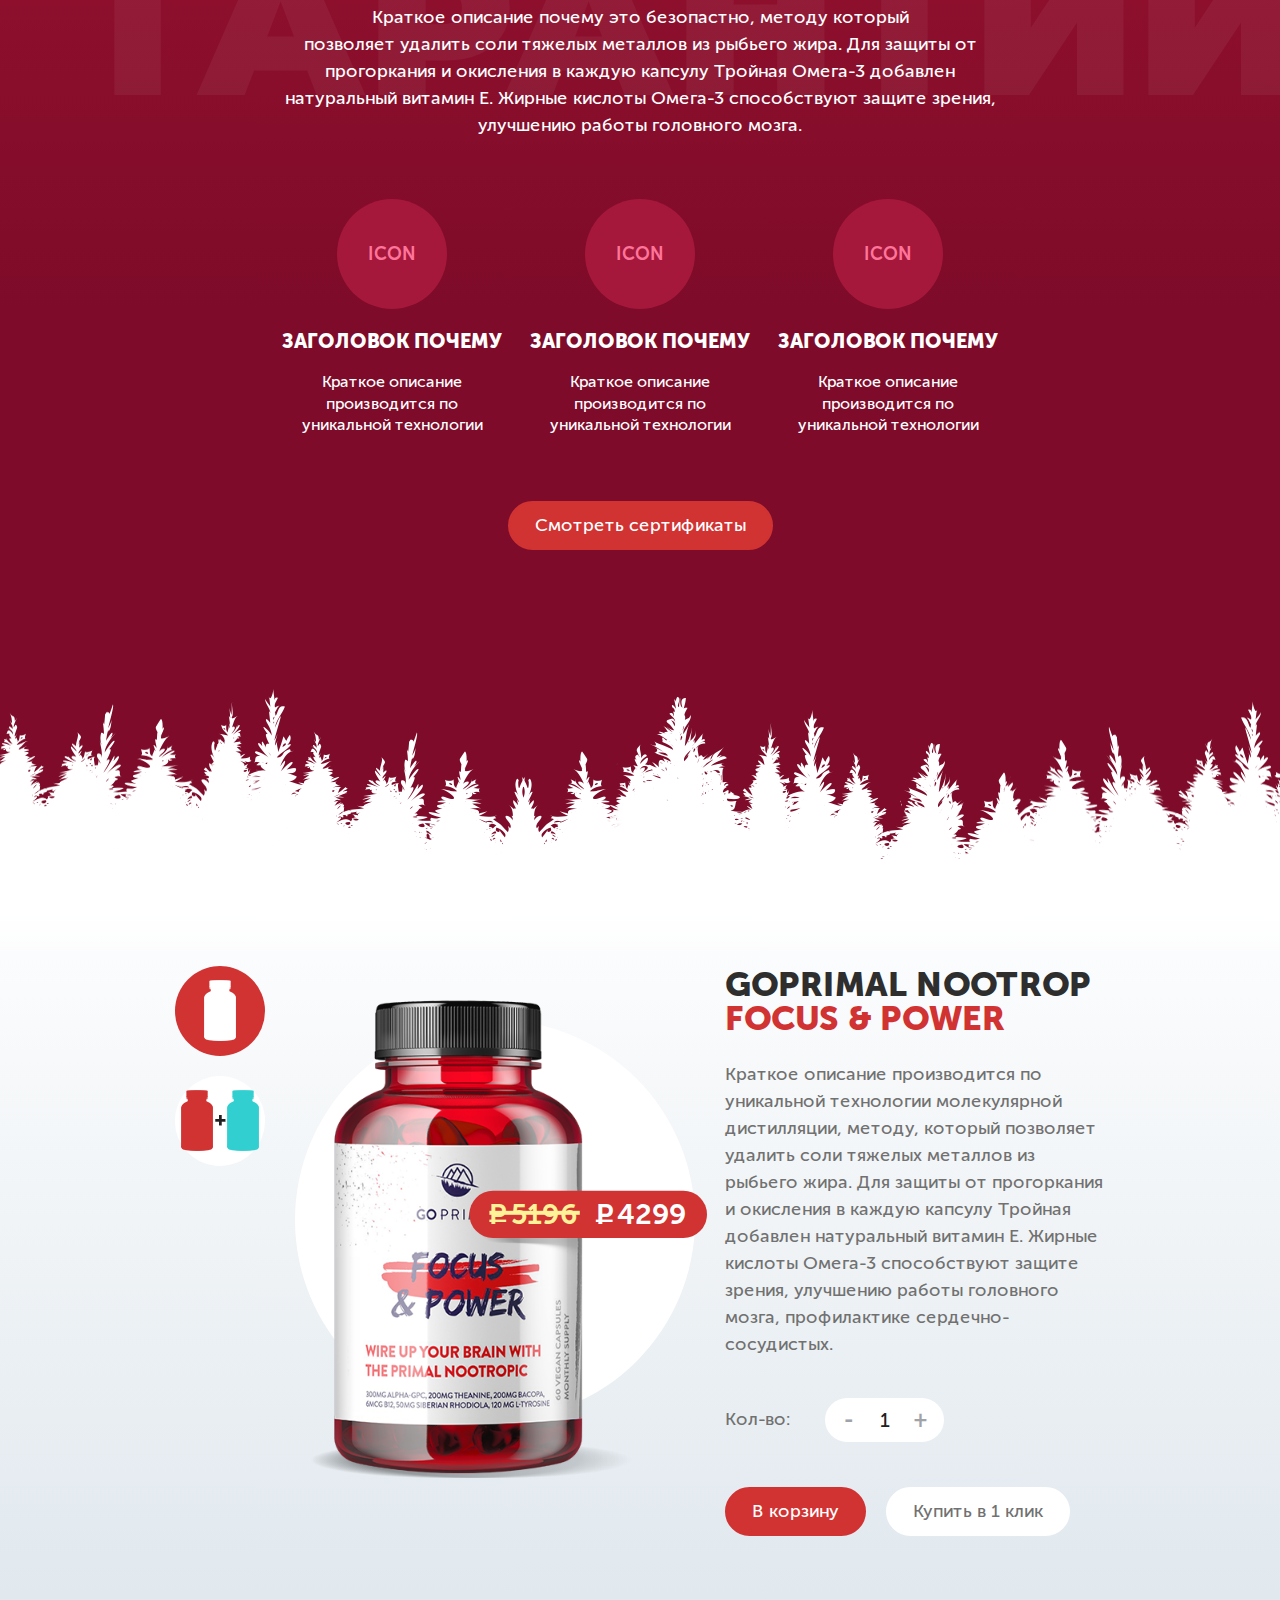
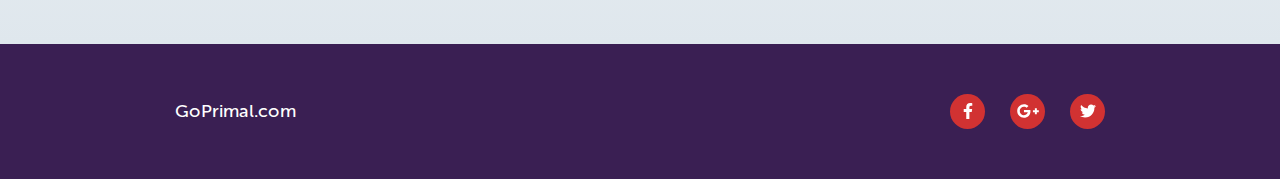
<file: nootrop.html>
<!DOCTYPE html>
<html lang="ru">

<head>

	<meta charset="utf-8">
	<!-- <base href="/"> -->

	<title>nootrop</title>
	<meta name="description" content="">

	<meta http-equiv="X-UA-Compatible" content="IE=edge">
	<meta name="viewport" content="width=device-width, initial-scale=1, maximum-scale=1">
	
	<!-- Template Basic Images Start -->
	<meta property="og:image" content="path/to/image.jpg">
	<link rel="icon" href="img/favicon.ico">
	<!-- Template Basic Images End -->
	
	<!-- Custom Browsers Color Start -->
	<meta name="theme-color" content="#000">
	<!-- Custom Browsers Color End -->

	<link rel="stylesheet" href="css/main.min.css">

</head>

<body>

	<header class="header nootrop">
		<div class="container">
			<div class="header-in">
				<div class="logo">
					<a href="#">
						<img src="img/logo.png" alt="">
					</a>
				</div>
				<div class="menu">
					<ul>
						<li class="nootrop active">
							<a href="#">Ноотроп</a>
						</li>
						<li class="omega">
							<a href="#">Омега 3</a>
						</li>
					</ul>
				</div>
                <div class="header-toggle">
                    <button type="button"><span></span></button>
                </div>
				<div class="header-callback">
					<button data-target="contact" type="button" class="btn red modal-open">Связаться с нами</button>
				</div>
				<div class="cart-button red">
					<a href="#">
						<img src="img/cart-icon.png" alt="">
					</a>
				</div>
			</div>
		</div>
	</header>
	<section class="top nootrop">
		<div class="section-text">focus<br> &power</div>
		<div class="container">
			<div class="top-in">
				<h1>goprimal nootrop<br> focus & power</h1>
				<p>Оптимизируйте свой рабочий день, тренировки,<br> важные проекты, зарядившись энергией от 6 компонентов<br> природного происхождения!</p>
				<div class="top-buttons">
					<a href="#" class="btn red">Купить в 1 клик</a>
				</div>
			</div>
		</div>
	</section>
    <section class="effect with-angles">
        <div class="inner">
            <div class="effect-item">
                <div class="section-text">улучши<br> память</div>
                <div class="container">
                    <div class="effect-item-in">
                        <h3>значительно<br> улучшает память</h3>
                        <div class="effect-item-img">
                            <img src="img/effect1.png" alt="">
                        </div>
                        <div class="effect-item-cont">
                            <h3>значительно<br> улучшает память</h3>
                            <p>Краткое описание производится по уникальной технологии молекулярной дистилляции, методу, который позволяет удалить соли тяжелых металлов из рыбьего жира.</p>
                            <p>Для защиты от прогоркания и окисления в каждую капсулу Тройная Омега-3 добавлен натуральный витамин Е. Жирные кислоты Омега-3 способствуют защите зрения, улучшению работы головного мозга, профилактике сердечно-сосудистых заболеваний.</p>
                            <a href="#" class="btn red">Купить в 1 клик</a>
                        </div>
                    </div>
                </div>
            </div>
            <div class="effect-item">
                <div class="section-text">улучши<br> обучение</div>
                <div class="container">
                    <div class="effect-item-in">
                        <h3>улучшает<br> способность к обучению</h3>
                        <div class="effect-item-img">
                            <img src="img/effect2.png" alt="">
                        </div>
                        <div class="effect-item-cont">
                            <h3>улучшает<br> способность к обучению</h3>
                            <p>Краткое описание производится по уникальной технологии молекулярной дистилляции, методу, который позволяет удалить соли тяжелых металлов из рыбьего жира.</p>
                            <p>Для защиты от прогоркания и окисления в каждую капсулу Тройная Омега-3 добавлен натуральный витамин Е. Жирные кислоты Омега-3 способствуют защите зрения, улучшению работы головного мозга, профилактике сердечно-сосудистых заболеваний.</p>
                            <a href="#" class="btn red">Купить в 1 клик</a>
                        </div>
                    </div>
                </div>
            </div>
            <div class="effect-item">
                <div class="section-text">сними<br> тревогу</div>
                <div class="container">
                    <div class="effect-item-in">
                        <h3>снижает тревогу<br> и снимает стресс</h3>
                        <div class="effect-item-img">
                            <img src="img/effect3.png" alt="">
                        </div>
                        <div class="effect-item-cont">
                            <h3>снижает тревогу<br> и снимает стресс</h3>
                            <p>Краткое описание производится по уникальной технологии молекулярной дистилляции, методу, который позволяет удалить соли тяжелых металлов из рыбьего жира.</p>
                            <p>Для защиты от прогоркания и окисления в каждую капсулу Тройная Омега-3 добавлен натуральный витамин Е. Жирные кислоты Омега-3 способствуют защите зрения, улучшению работы головного мозга, профилактике сердечно-сосудистых заболеваний.</p>
                            <a href="#" class="btn red">Купить в 1 клик</a>
                        </div>
                    </div>
                </div>
            </div>
            <div class="effect-item">
                <div class="section-text">начни<br> омоложе<br>ние</div>
                <div class="container">
                    <div class="effect-item-in">
                        <h3>антивозрастной<br> потенциал</h3>
                        <div class="effect-item-img">
                            <img src="img/effect4.png" alt="">
                        </div>
                        <div class="effect-item-cont">
                            <h3>антивозрастной<br> потенциал</h3>
                            <p>Краткое описание производится по уникальной технологии молекулярной дистилляции, методу, который позволяет удалить соли тяжелых металлов из рыбьего жира.</p>
                            <p>Для защиты от прогоркания и окисления в каждую капсулу Тройная Омега-3 добавлен натуральный витамин Е. Жирные кислоты Омега-3 способствуют защите зрения, улучшению работы головного мозга, профилактике сердечно-сосудистых заболеваний.</p>
                            <a href="#" class="btn red">Купить в 1 клик</a>
                        </div>
                    </div>
                </div>
            </div>
        </div>
    </section>
    <section class="reviews">
        <div class="container">
            <div class="reviews-in">
                <h2><span>опыт использования</span> отзывы клиентов</h2>
                <div class="reviews-cont">
                    <div class="reviews-slider owl-carousel">
                        <div class="item">
                            <div class="reviews-item">
                                <div class="reviews-item-media video">
                                    <div class="reviews-item-video-cover">
                                        <img src="img/review.png" alt="">
                                    </div>
                                    <iframe width="560" height="315" src="https://www.youtube.com/embed/DGQwd1_dpuc" allow="accelerometer; autoplay; encrypted-media; gyroscope; picture-in-picture" allowfullscreen></iframe>
                                </div>
                                <div class="reviews-item-cont">
                                    <div class="reviews-item-avatar">
                                        <img src="img/avatar.png" alt="">
                                    </div>
                                    <div class="reviews-item-name">Наталья Воронцова</div>
                                    <div class="reviews-item-stars">
                                        <img src="img/star.png" alt="">
                                        <img src="img/star.png" alt="">
                                        <img src="img/star.png" alt="">
                                        <img src="img/star.png" alt="">
                                        <img src="img/star.png" alt="">
                                    </div>
                                    <div class="reviews-socials">
                                        <a href="#">
                                            <img src="img/facebook-square.svg" alt="">
                                        </a>
                                        <a href="#">
                                            <img src="img/instagram.svg" alt="">
                                        </a>
                                        <a href="#">
                                            <img src="img/youtube.svg" alt="">
                                        </a>
                                        <a href="#">
                                            <img src="img/twitter.svg" alt="">
                                        </a>
                                    </div>
                                    <div class="reviews-item-review">Краткое описание производится по уникальной технологии молекулярной дистилляции, методу, который позволяет удалить соли тяжелых металлов из рыбьего жира.</div>
                                </div>
                                <div class="reviews-socials">
                                    <a href="#">
                                        <img src="img/facebook-square.svg" alt="">
                                    </a>
                                    <a href="#">
                                        <img src="img/instagram.svg" alt="">
                                    </a>
                                    <a href="#">
                                        <img src="img/youtube.svg" alt="">
                                    </a>
                                    <a href="#">
                                        <img src="img/twitter.svg" alt="">
                                    </a>
                                </div>
                            </div>
                        </div>
                        <div class="item">
                            <div class="reviews-item">
                                <div class="reviews-item-media video">
                                    <div class="reviews-item-video-cover">
                                        <img src="img/review.png" alt="">
                                    </div>
                                    <iframe width="560" height="315" src="https://www.youtube.com/embed/DGQwd1_dpuc" allow="accelerometer; autoplay; encrypted-media; gyroscope; picture-in-picture" allowfullscreen></iframe>
                                </div>
                                <div class="reviews-item-cont">
                                    <div class="reviews-item-avatar">
                                        <img src="img/avatar.png" alt="">
                                    </div>
                                    <div class="reviews-item-name">Наталья Воронцова</div>
                                    <div class="reviews-item-stars">
                                        <img src="img/star.png" alt="">
                                        <img src="img/star.png" alt="">
                                        <img src="img/star.png" alt="">
                                        <img src="img/star.png" alt="">
                                        <img src="img/star.png" alt="">
                                    </div>
                                    <div class="reviews-socials">
                                        <a href="#">
                                            <img src="img/facebook-square.svg" alt="">
                                        </a>
                                        <a href="#">
                                            <img src="img/instagram.svg" alt="">
                                        </a>
                                        <a href="#">
                                            <img src="img/youtube.svg" alt="">
                                        </a>
                                        <a href="#">
                                            <img src="img/twitter.svg" alt="">
                                        </a>
                                    </div>
                                    <div class="reviews-item-review">Краткое описание производится по уникальной технологии молекулярной дистилляции, методу, который позволяет удалить соли тяжелых металлов из рыбьего жира.</div>
                                </div>
                                <div class="reviews-socials">
                                    <a href="#">
                                        <img src="img/facebook-square.svg" alt="">
                                    </a>
                                    <a href="#">
                                        <img src="img/instagram.svg" alt="">
                                    </a>
                                    <a href="#">
                                        <img src="img/youtube.svg" alt="">
                                    </a>
                                    <a href="#">
                                        <img src="img/twitter.svg" alt="">
                                    </a>
                                </div>
                            </div>
                        </div>
                        <div class="item">
                            <div class="reviews-item">
                                <div class="reviews-item-media video">
                                    <div class="reviews-item-video-cover">
                                        <img src="img/review.png" alt="">
                                    </div>
                                    <iframe width="560" height="315" src="https://www.youtube.com/embed/DGQwd1_dpuc" allow="accelerometer; autoplay; encrypted-media; gyroscope; picture-in-picture" allowfullscreen></iframe>
                                </div>
                                <div class="reviews-item-cont">
                                    <div class="reviews-item-avatar">
                                        <img src="img/avatar.png" alt="">
                                    </div>
                                    <div class="reviews-item-name">Наталья Воронцова</div>
                                    <div class="reviews-item-stars">
                                        <img src="img/star.png" alt="">
                                        <img src="img/star.png" alt="">
                                        <img src="img/star.png" alt="">
                                        <img src="img/star.png" alt="">
                                        <img src="img/star.png" alt="">
                                    </div>
                                    <div class="reviews-socials">
                                        <a href="#">
                                            <img src="img/facebook-square.svg" alt="">
                                        </a>
                                        <a href="#">
                                            <img src="img/instagram.svg" alt="">
                                        </a>
                                        <a href="#">
                                            <img src="img/youtube.svg" alt="">
                                        </a>
                                        <a href="#">
                                            <img src="img/twitter.svg" alt="">
                                        </a>
                                    </div>
                                    <div class="reviews-item-review">Краткое описание производится по уникальной технологии молекулярной дистилляции, методу, который позволяет удалить соли тяжелых металлов из рыбьего жира.</div>
                                </div>
                                <div class="reviews-socials">
                                    <a href="#">
                                        <img src="img/facebook-square.svg" alt="">
                                    </a>
                                    <a href="#">
                                        <img src="img/instagram.svg" alt="">
                                    </a>
                                    <a href="#">
                                        <img src="img/youtube.svg" alt="">
                                    </a>
                                    <a href="#">
                                        <img src="img/twitter.svg" alt="">
                                    </a>
                                </div>
                            </div>
                        </div>
                        <div class="item">
                            <div class="reviews-item">
                                <div class="reviews-item-media video">
                                    <div class="reviews-item-video-cover">
                                        <img src="img/review.png" alt="">
                                    </div>
                                    <iframe width="560" height="315" src="https://www.youtube.com/embed/DGQwd1_dpuc" allow="accelerometer; autoplay; encrypted-media; gyroscope; picture-in-picture" allowfullscreen></iframe>
                                </div>
                                <div class="reviews-item-cont">
                                    <div class="reviews-item-avatar">
                                        <img src="img/avatar.png" alt="">
                                    </div>
                                    <div class="reviews-item-name">Наталья Воронцова</div>
                                    <div class="reviews-item-stars">
                                        <img src="img/star.png" alt="">
                                        <img src="img/star.png" alt="">
                                        <img src="img/star.png" alt="">
                                        <img src="img/star.png" alt="">
                                        <img src="img/star.png" alt="">
                                    </div>
                                    <div class="reviews-socials">
                                        <a href="#">
                                            <img src="img/facebook-square.svg" alt="">
                                        </a>
                                        <a href="#">
                                            <img src="img/instagram.svg" alt="">
                                        </a>
                                        <a href="#">
                                            <img src="img/youtube.svg" alt="">
                                        </a>
                                        <a href="#">
                                            <img src="img/twitter.svg" alt="">
                                        </a>
                                    </div>
                                    <div class="reviews-item-review">Краткое описание производится по уникальной технологии молекулярной дистилляции, методу, который позволяет удалить соли тяжелых металлов из рыбьего жира.</div>
                                </div>
                                <div class="reviews-socials">
                                    <a href="#">
                                        <img src="img/facebook-square.svg" alt="">
                                    </a>
                                    <a href="#">
                                        <img src="img/instagram.svg" alt="">
                                    </a>
                                    <a href="#">
                                        <img src="img/youtube.svg" alt="">
                                    </a>
                                    <a href="#">
                                        <img src="img/twitter.svg" alt="">
                                    </a>
                                </div>
                            </div>
                        </div>
                        <div class="item">
                            <div class="reviews-item">
                                <div class="reviews-item-media video">
                                    <div class="reviews-item-video-cover">
                                        <img src="img/review.png" alt="">
                                    </div>
                                    <iframe width="560" height="315" src="https://www.youtube.com/embed/DGQwd1_dpuc" allow="accelerometer; autoplay; encrypted-media; gyroscope; picture-in-picture" allowfullscreen></iframe>
                                </div>
                                <div class="reviews-item-cont">
                                    <div class="reviews-item-avatar">
                                        <img src="img/avatar.png" alt="">
                                    </div>
                                    <div class="reviews-item-name">Наталья Воронцова</div>
                                    <div class="reviews-item-stars">
                                        <img src="img/star.png" alt="">
                                        <img src="img/star.png" alt="">
                                        <img src="img/star.png" alt="">
                                        <img src="img/star.png" alt="">
                                        <img src="img/star.png" alt="">
                                    </div>
                                    <div class="reviews-socials">
                                        <a href="#">
                                            <img src="img/facebook-square.svg" alt="">
                                        </a>
                                        <a href="#">
                                            <img src="img/instagram.svg" alt="">
                                        </a>
                                        <a href="#">
                                            <img src="img/youtube.svg" alt="">
                                        </a>
                                        <a href="#">
                                            <img src="img/twitter.svg" alt="">
                                        </a>
                                    </div>
                                    <div class="reviews-item-review">Краткое описание производится по уникальной технологии молекулярной дистилляции, методу, который позволяет удалить соли тяжелых металлов из рыбьего жира.</div>
                                </div>
                                <div class="reviews-socials">
                                    <a href="#">
                                        <img src="img/facebook-square.svg" alt="">
                                    </a>
                                    <a href="#">
                                        <img src="img/instagram.svg" alt="">
                                    </a>
                                    <a href="#">
                                        <img src="img/youtube.svg" alt="">
                                    </a>
                                    <a href="#">
                                        <img src="img/twitter.svg" alt="">
                                    </a>
                                </div>
                            </div>
                        </div>
                    </div>
                </div>
            </div>
        </div>
    </section>
    <section class="faq with-angles">
        <div class="inner">
            <div class="section-text">ответы<br> вопросы</div>
            <div class="container">
                <h2><span>ответы на вопросы</span> часто задаваемые вопросы</h2>
                <div class="faq-in">
                    <div class="faq-slider owl-carousel">
                        <div class="item">
                            <div data-target="question1" class="faq-item modal-open">
                                <div class="faq-item-num">
                                    <span>01</span>
                                </div>
                                <div class="faq-item-text">Чем ноотропы<br> отличаются<br> от обычных добавок?</div>
                            </div>
                        </div>
                        <div class="item">
                            <div data-target="question2" class="faq-item modal-open">
                                <div class="faq-item-num">
                                    <span>02</span>
                                </div>
                                <div class="faq-item-text">Я живу на дальнем востоке,<br> сможете доставить заказ<br> сюда?</div>
                            </div>
                        </div>
                        <div class="item">
                            <div data-target="question3" class="faq-item modal-open">
                                <div class="faq-item-num">
                                    <span>03</span>
                                </div>
                                <div class="faq-item-text">На сколько<br> хватает одной<br> упаковки?</div>
                            </div>
                        </div>
                        <div class="item">
                            <div data-target="question4" class="faq-item modal-open">
                                <div class="faq-item-num">
                                    <span>04</span>
                                </div>
                                <div class="faq-item-text">Как быстро<br> я почувствую<br> изменения?</div>
                            </div>
                        </div>
                        <div class="item">
                            <div data-target="question5" class="faq-item modal-open">
                                <div class="faq-item-num">
                                    <span>05</span>
                                </div>
                                <div class="faq-item-text">Почему<br> много<br> сто</div>
                            </div>
                        </div>
                    </div>
                </div>
            </div>
        </div>
    </section>
    <section class="question">
        <div class="container">
            <h2>Задать вопрос</h2>
            <form action="">
                <input type="text" placeholder="Ваше имя">
                <input type="text" placeholder="Ваш телефон или E-mail">
                <textarea placeholder="Ваш вопрос"></textarea>
                <button type="submit" class="btn red">Задать вопрос</button>
            </form>
        </div>
    </section>
	<section class="about safety">
        <div class="inner">
            <div class="section-text">наши<br> гарантии</div>
            <div class="container">
                <div class="about-in">
                    <h2>Почему это безопасно</h2>
                    <p>Краткое описание почему это безопастно, методу который<br> позволяет удалить соли тяжелых металлов из рыбьего жира. Для защиты от прогоркания и окисления в каждую капсулу Тройная Омега-3 добавлен натуральный витамин Е. Жирные кислоты Омега-3 способствуют защите зрения, улучшению работы головного мозга.</p>
                    <div class="about-list">
                        <div class="about-item">
                            <div class="about-item-icon">icon</div>
                            <div class="about-item-title">Заголовок почему</div>
                            <div class="about-item-text">Краткое описание производится по уникальной технологии</div>
                        </div>
                        <div class="about-item">
                            <div class="about-item-icon">icon</div>
                            <div class="about-item-title">Заголовок почему</div>
                            <div class="about-item-text">Краткое описание производится по уникальной технологии</div>
                        </div>
                        <div class="about-item">
                            <div class="about-item-icon">icon</div>
                            <div class="about-item-title">Заголовок почему</div>
                            <div class="about-item-text">Краткое описание производится по уникальной технологии</div>
                        </div>
                    </div>
                    <div class="text-center">
                        <a href="#" class="btn red">Смотреть сертификаты</a>
                    </div>
                </div>
            </div>
        </div>
	</section>
	<section class="bottom buy nootrop">
		<div class="container">
			<div class="bottom-in buy-in">
                <div class="buy-left">
                    <div class="buy-nav">
                        <button type="button" class="active">
                            <img src="img/bottle-nootrop.png" alt="">
                        </button>
                        <button type="button">
                            <img src="img/bottles.png" alt="">
                            <img src="img/bottles-nootrop-active.png" alt="">
                        </button>
                    </div>
                    <div class="buy-img">
                        <div class="buy-img-in">
                            <img src="img/nootrop1.png" alt="">
                            <div class="buy-price">
                                <div class="buy-price-old"><span>Р</span> 5196</div>
                                <div class="buy-price-new"><span>Р</span> 4299</div>
                            </div>
                        </div>
                        <div class="buy-img-in">
                            <img src="img/nootrop2.png" alt="">
                            <div class="buy-price">
                                <div class="buy-price-old"><span>Р</span> 5196</div>
                                <div class="buy-price-new"><span>Р</span> 4299</div>
                            </div>
                        </div>
                    </div>
                </div>
                <div class="buy-cont">
                    <div class="buy-cont-in">
                        <h3>goprimal nootrop <span>focus & power</span></h3>
                        <p>Краткое описание производится по уникальной технологии молекулярной дистилляции, методу, который позволяет удалить соли тяжелых металлов из рыбьего жира. Для защиты от прогоркания и окисления в каждую капсулу Тройная добавлен натуральный витамин Е. Жирные кислоты Омега-3 способствуют защите зрения, улучшению работы головного мозга, профилактике сердечно-сосудистых.</p>
                        <div class="buy-qty">
                            <div class="buy-qty-label">Кол-во:</div>
                            <div class="buy-qty-block">
                                <button type="button" class="minus">-</button>
                                <span>1</span>
                                <button type="button" class="plus">+</button>
                            </div>
                        </div>
                        <div class="buy-links">
                            <a href="#" class="btn red">В корзину</a>
                            <a href="#" class="btn white">Купить в 1 клик</a>
                        </div>
                    </div>
                    <div class="buy-cont-in">
                        <h3>goprimal nootrop <span>focus & power</span></h3>
                        <p>Краткое описание производится по уникальной технологии молекулярной дистилляции, методу, который позволяет удалить соли тяжелых металлов из рыбьего жира. Для защиты от прогоркания и окисления в каждую капсулу Тройная добавлен натуральный витамин Е. Жирные кислоты Омега-3 способствуют защите зрения, улучшению работы головного мозга, профилактике сердечно-сосудистых.</p>
                        <div class="buy-qty">
                            <div class="buy-qty-label">Кол-во:</div>
                            <div class="buy-qty-block">
                                <button type="button" class="minus">-</button>
                                <span>1</span>
                                <button type="button" class="plus">+</button>
                            </div>
                        </div>
                        <div class="buy-links">
                            <a href="#" class="btn red">В корзину</a>
                            <a href="#" class="btn white">Купить в 1 клик</a>
                        </div>
                    </div>
                </div>
			</div>
		</div>
	</section>
	<footer class="footer nootrop">
		<div class="container">
			<div class="footer-in">
				<div class="copyright">
					<a href="#">GoPrimal.com</a>
				</div>
				<div class="socials">
					<a href="#">
						<img src="img/facebook.svg" alt="">
					</a>
					<a href="#">
						<img src="img/google-plus.svg" alt="">
					</a>
					<a href="#">
						<img src="img/twitter.svg" alt="">
					</a>
				</div>
			</div>
		</div>
	</footer>

	<div data-id="contact" class="modal nootrop">
        <div class="modal-in">
            <div class="modal-cont">
                <button type="button" class="modal-close"></button>
                <div class="modal-title">Чтобы мы могли<br> связаться с вами,<br> <b>заполните форму</b></div>
                <form action="">
                    <input type="text" placeholder="Ваше ФИО">
                    <input type="tel" placeholder="Ваш телефон">
                    <input type="email" placeholder="Ваш email">
                    <button type="submit" class="btn red">Отправить</button>
                </form>
            </div>
        </div>
        <div class="modal-back"></div>
	</div>

	<div data-id="question1" class="modal nootrop modal-question">
        <div class="modal-in">
            <div class="modal-cont">
                <button type="button" class="modal-close"></button>
                <div class="modal-title"><b>Чем ноотропы отличаются от обычных добавок?</b></div>
                <div class="modal-body">
                    <p>Lorem ipsum dolor sit amet, consectetur adipisicing elit. Dolorum eum fugit laboriosam necessitatibus provident quis tempore! Perferendis, quod, sed? Cum delectus doloribus expedita impedit incidunt laborum nam nostrum officia porro.</p>
                </div>
            </div>
        </div>
        <div class="modal-back"></div>
	</div>

	<div data-id="question2" class="modal nootrop modal-question">
        <div class="modal-in"></div>
		<div class="modal-cont">
			<button type="button" class="modal-close"></button>
			<div class="modal-title"><b>Я живу на дальнем востоке, сможете доставить заказ сюда?</b></div>
            <div class="modal-body">
                <p>Lorem ipsum dolor sit amet, consectetur adipisicing elit. Dolorum eum fugit laboriosam necessitatibus provident quis tempore! Perferendis, quod, sed? Cum delectus doloribus expedita impedit incidunt laborum nam nostrum officia porro.</p>
            </div>
		</div>
        <div class="modal-back"></div>
	</div>

	<div data-id="question3" class="modal nootrop modal-question">
        <div class="modal-in">
            <div class="modal-cont">
                <button type="button" class="modal-close"></button>
                <div class="modal-title"><b>На сколько хватает одной упаковки?</b></div>
                <div class="modal-body">
                    <p>Lorem ipsum dolor sit amet, consectetur adipisicing elit. Dolorum eum fugit laboriosam necessitatibus provident quis tempore! Perferendis, quod, sed? Cum delectus doloribus expedita impedit incidunt laborum nam nostrum officia porro.</p>
                </div>
            </div>
        </div>
        <div class="modal-back"></div>
	</div>

	<div data-id="question4" class="modal nootrop modal-question">
        <div class="modal-in">
            <div class="modal-cont">
                <button type="button" class="modal-close"></button>
                <div class="modal-title"><b>Как быстро я почувствую изменения?</b></div>
                <div class="modal-body">
                    <p>Lorem ipsum dolor sit amet, consectetur adipisicing elit. Dolorum eum fugit laboriosam necessitatibus provident quis tempore! Perferendis, quod, sed? Cum delectus doloribus expedita impedit incidunt laborum nam nostrum officia porro.</p>
                </div>
            </div>
        </div>
        <div class="modal-back"></div>
	</div>

	<div data-id="question5" class="modal nootrop modal-question">
        <div class="modal-in">
            <div class="modal-cont">
                <button type="button" class="modal-close"></button>
                <div class="modal-title"><b>Почему много сто</b></div>
                <div class="modal-body">
                    <p>Lorem ipsum dolor sit amet, consectetur adipisicing elit. Dolorum eum fugit laboriosam necessitatibus provident quis tempore! Perferendis, quod, sed? Cum delectus doloribus expedita impedit incidunt laborum nam nostrum officia porro.</p>
                </div>
            </div>
        </div>
        <div class="modal-back"></div>
	</div>

	<script src="js/scripts.min.js"></script>

</body>
</html>
</file>
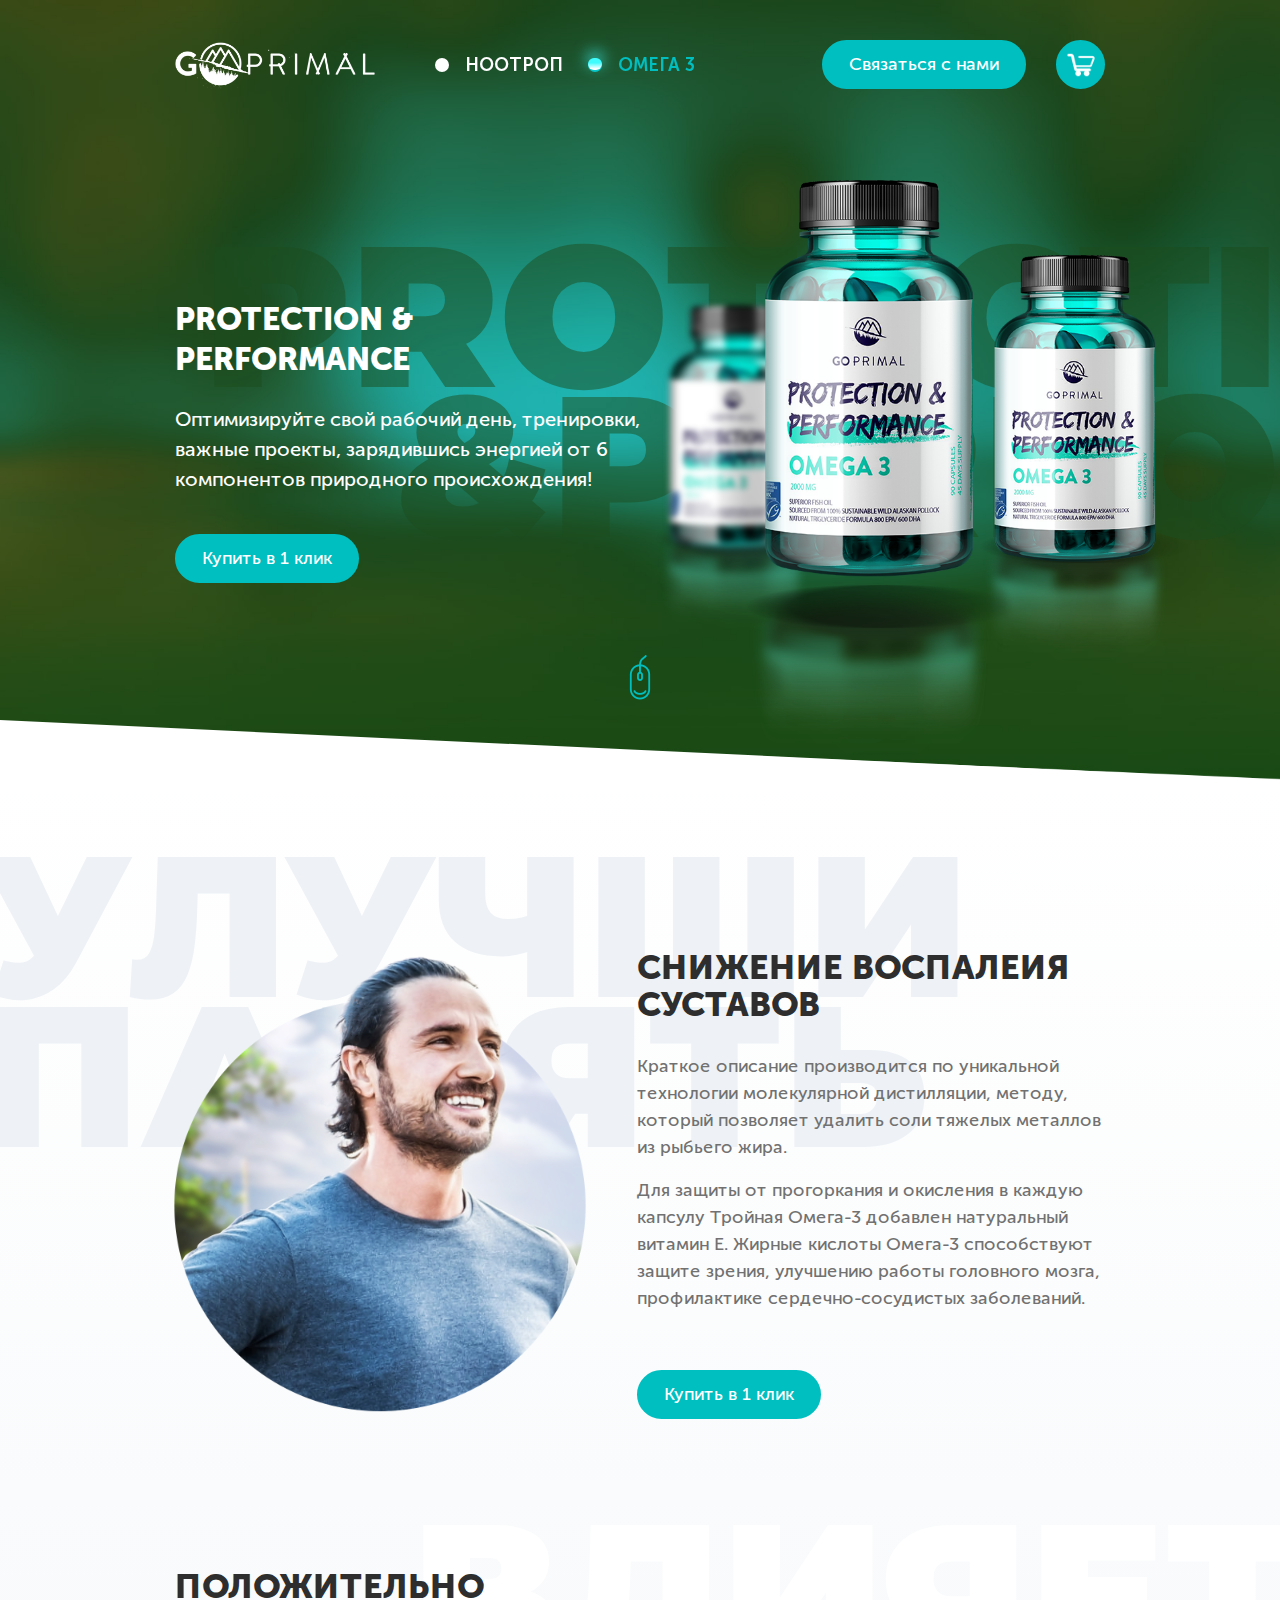
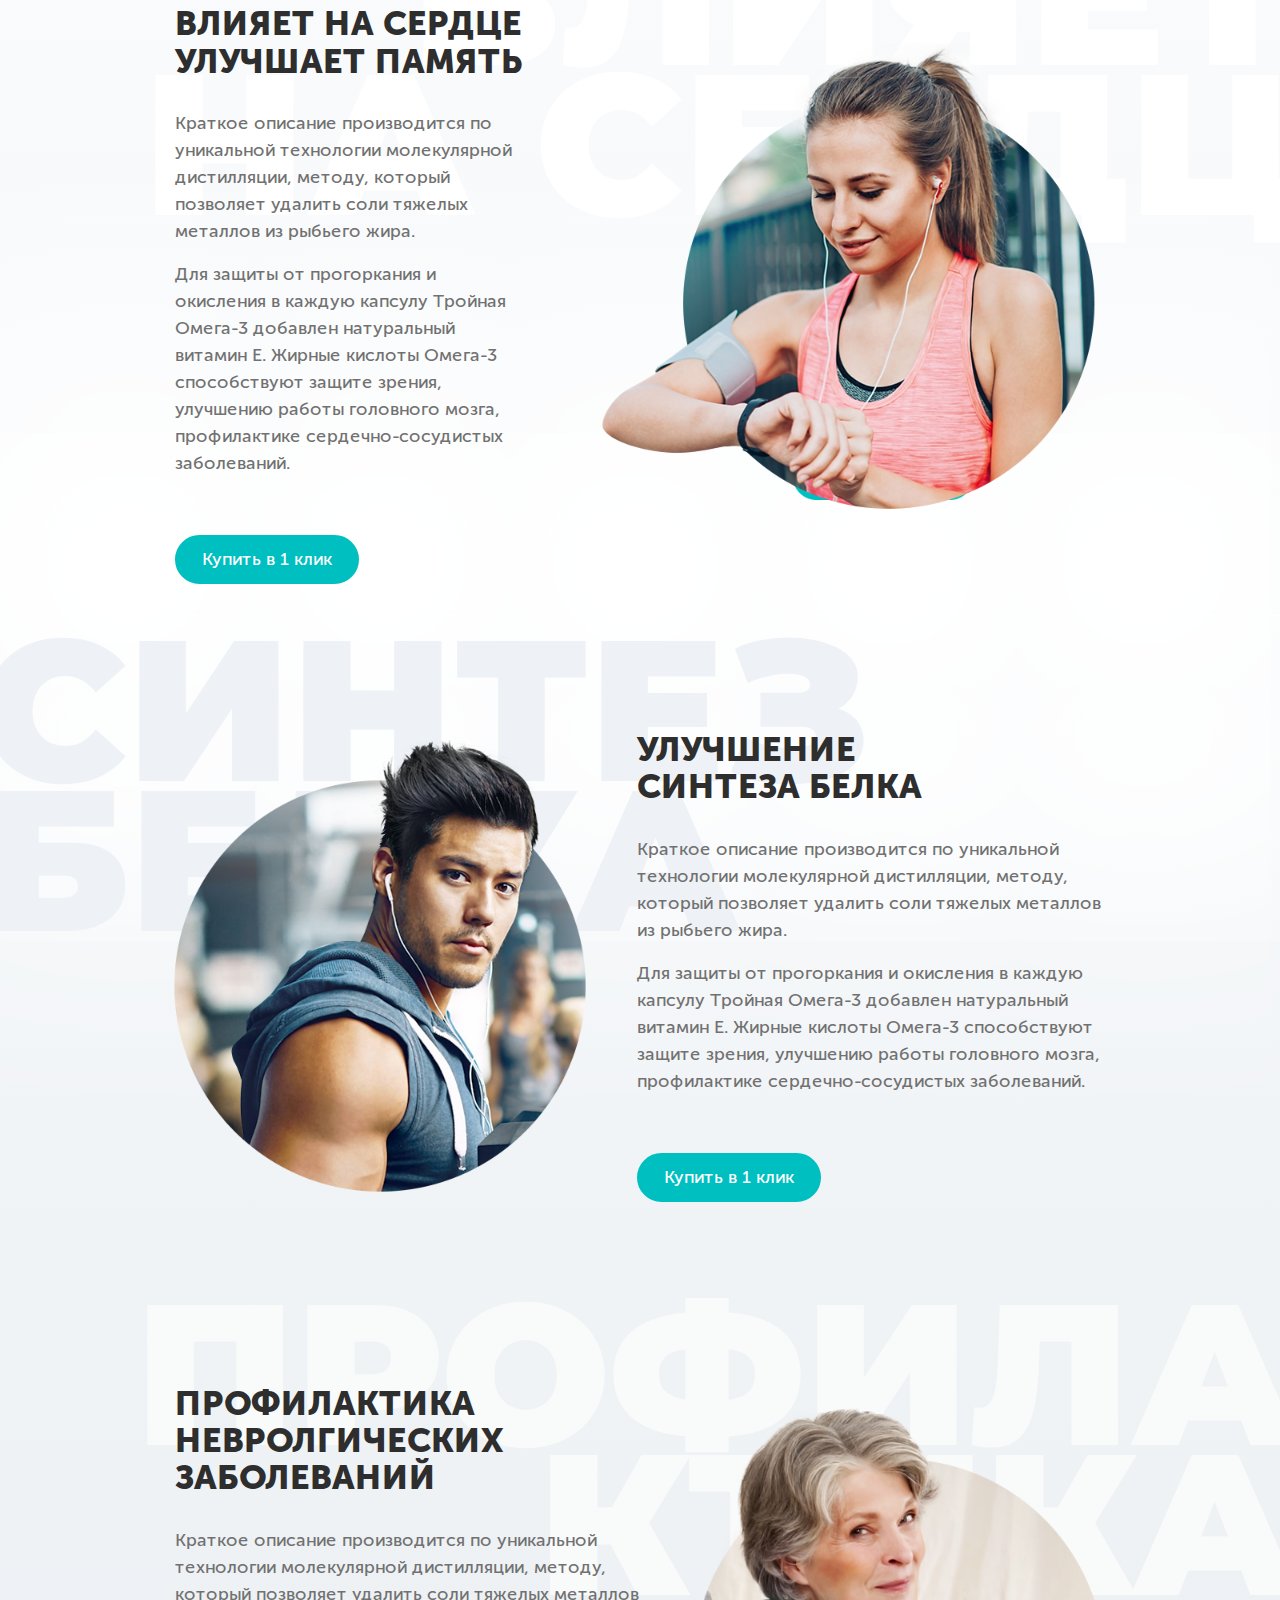
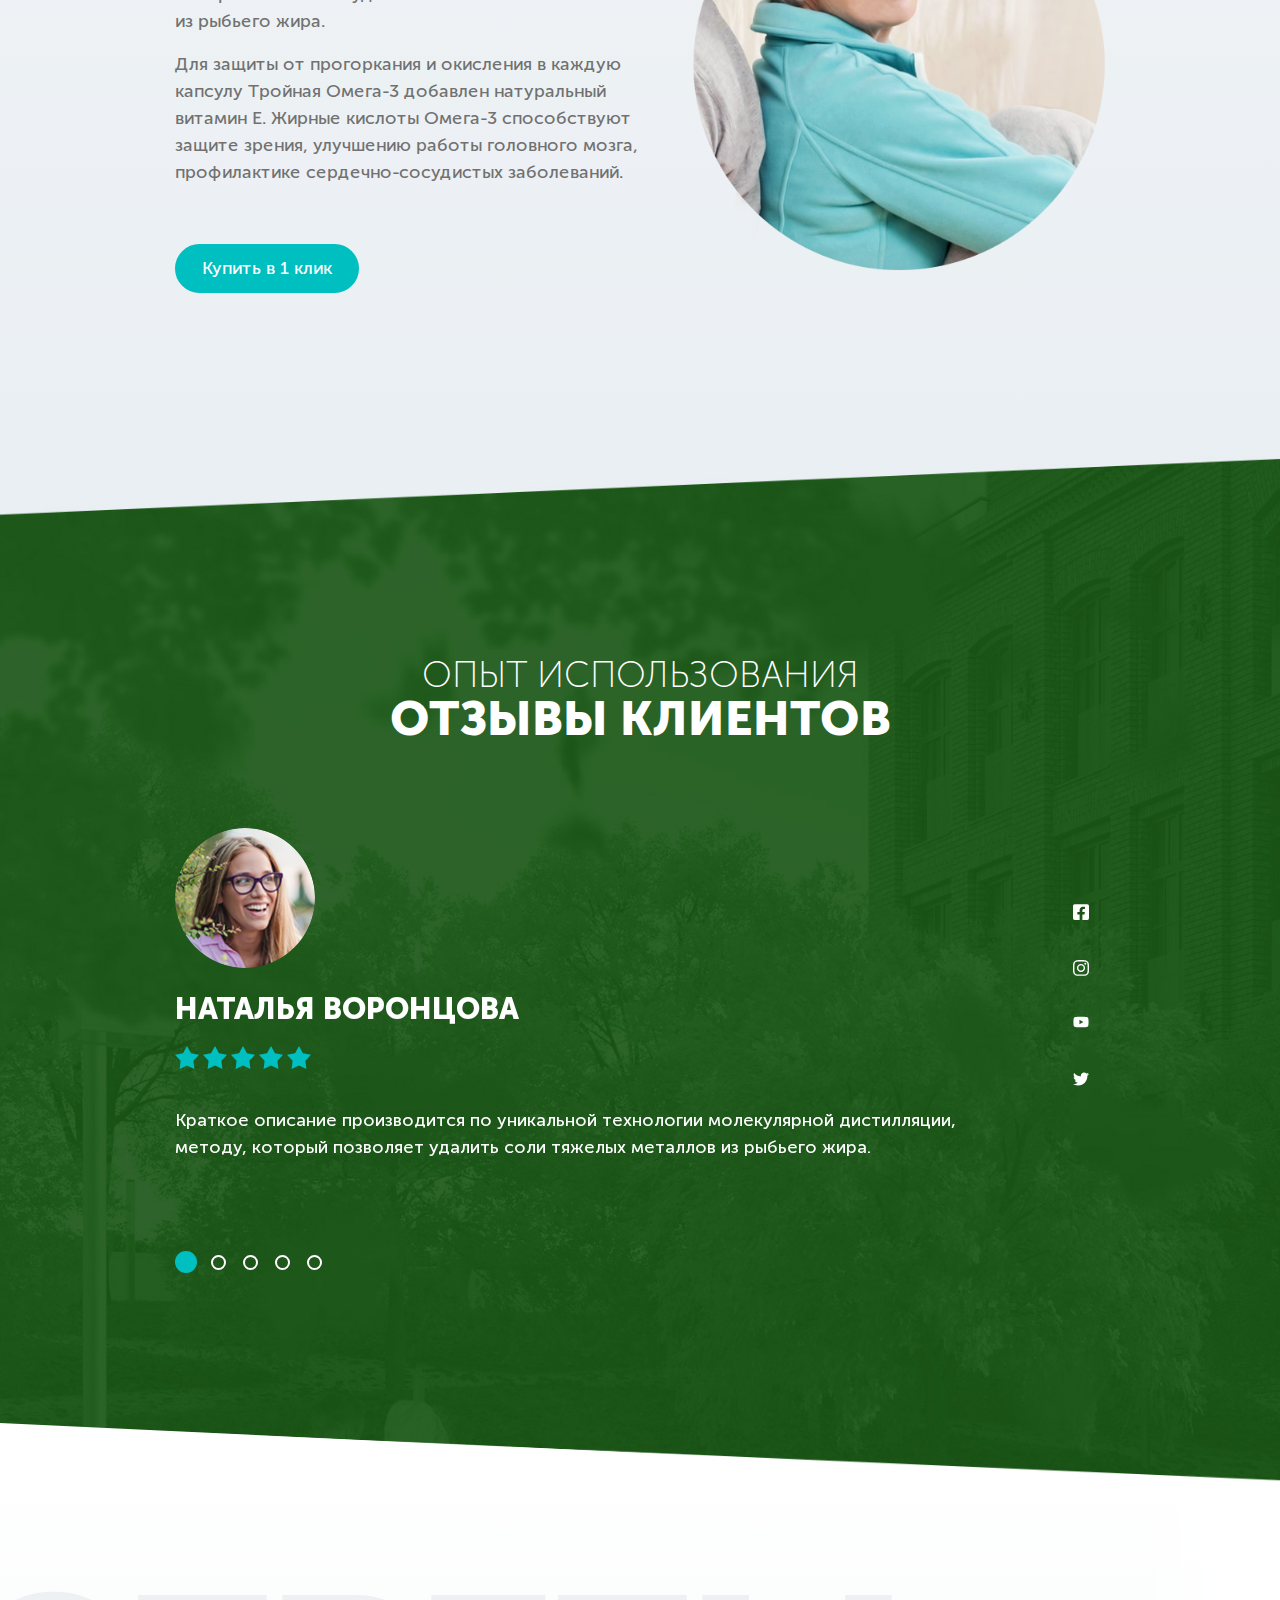
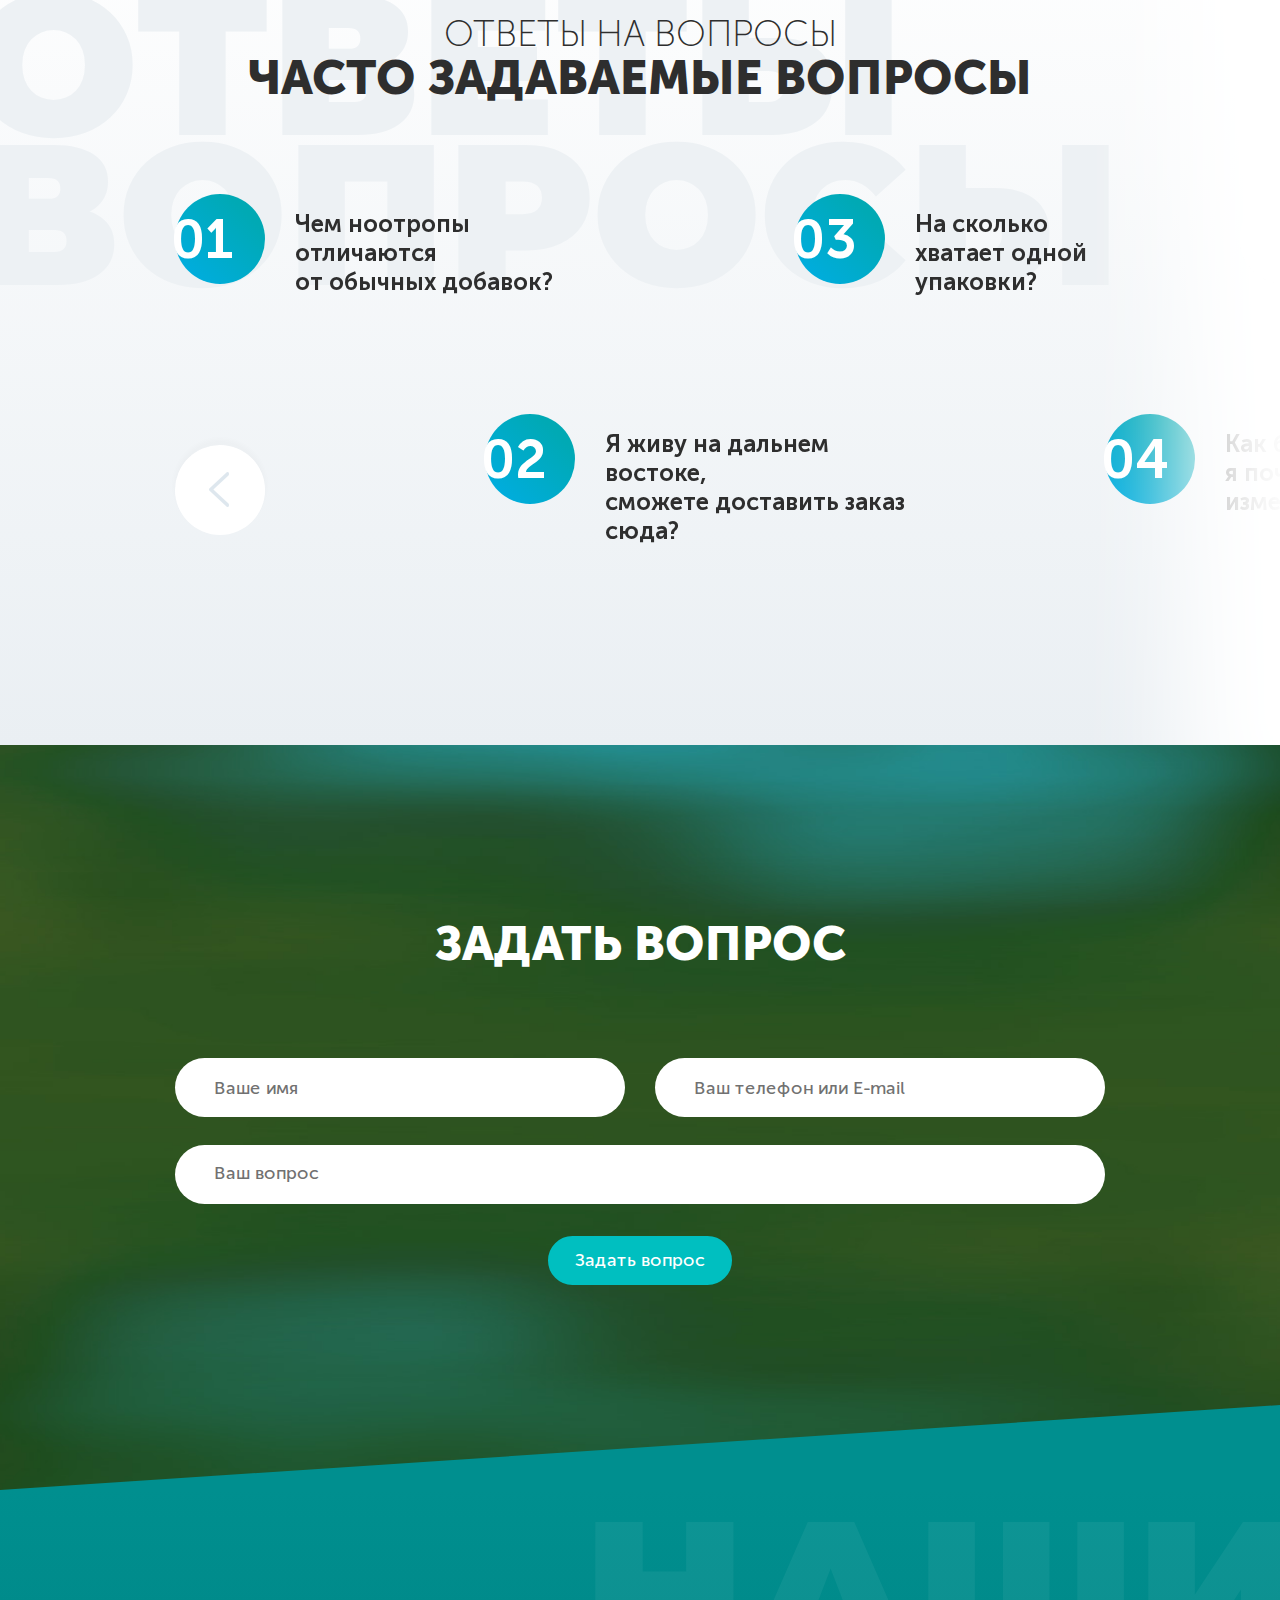
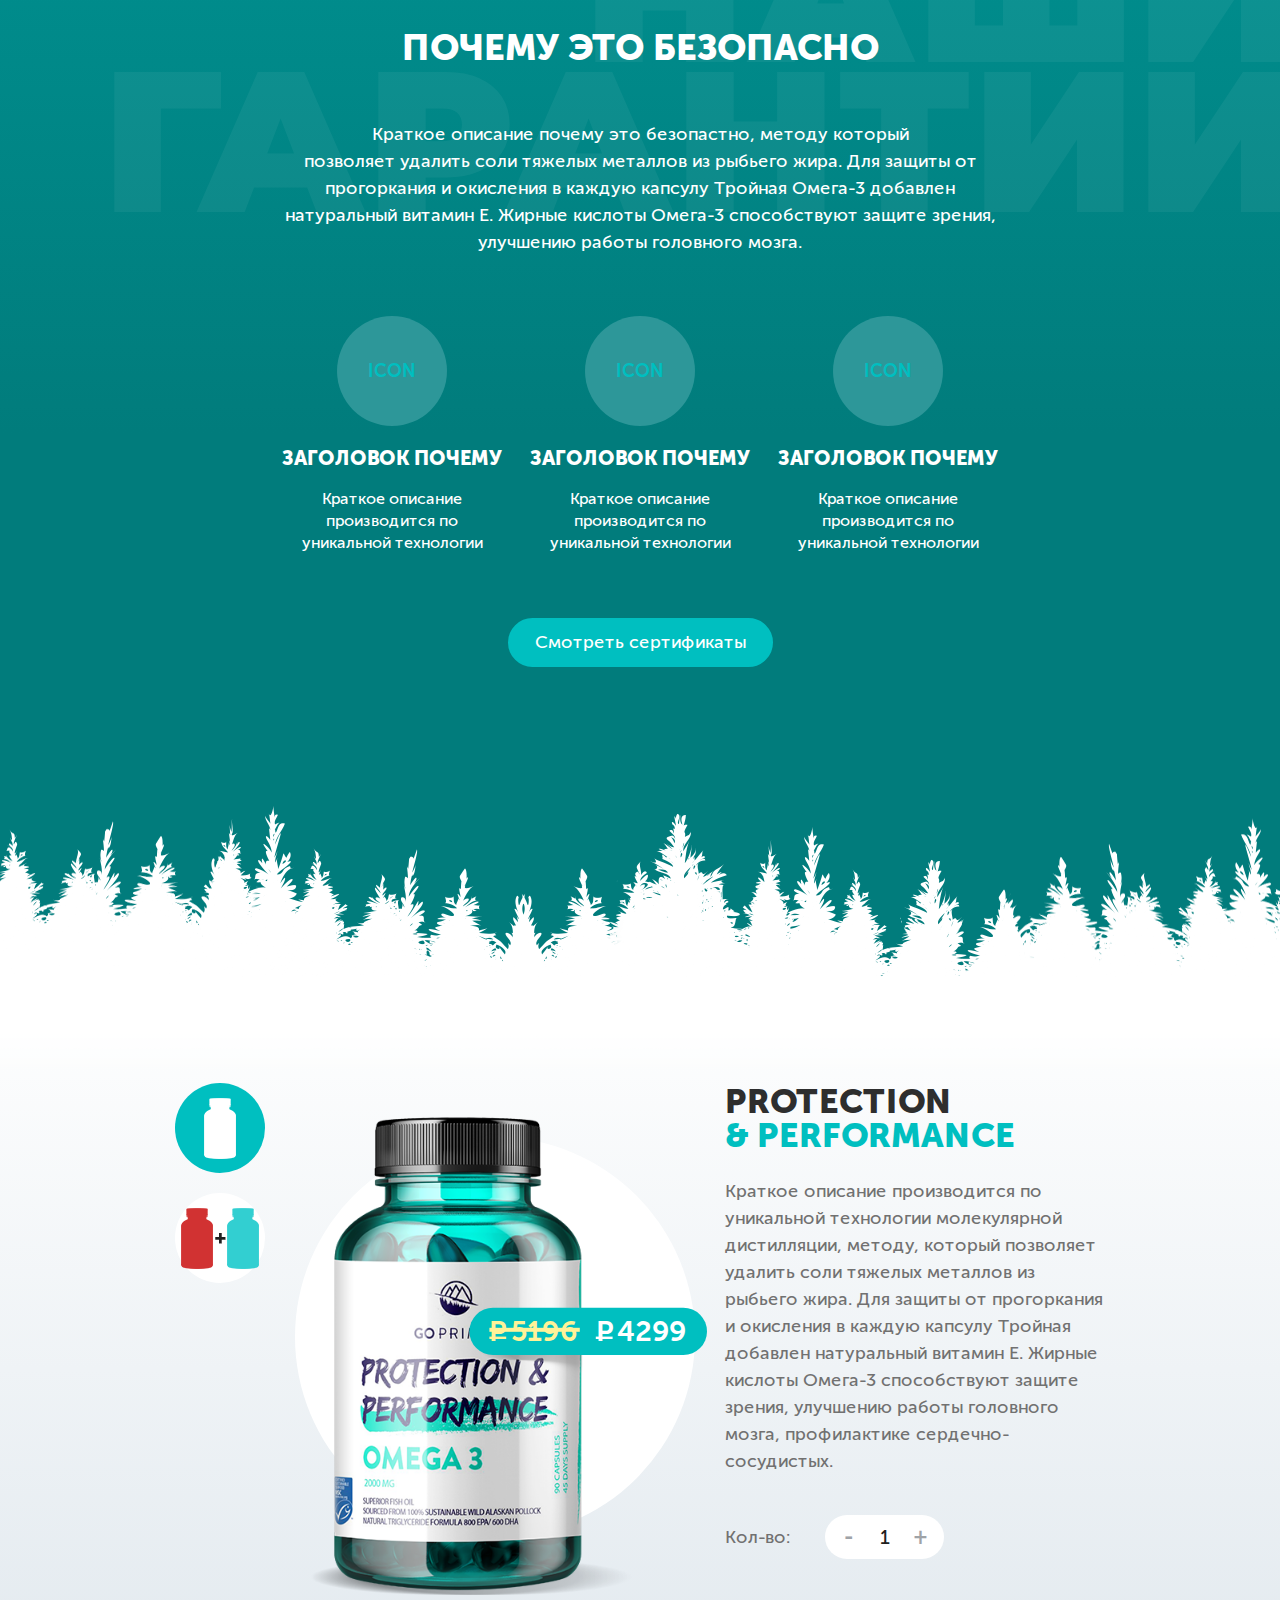
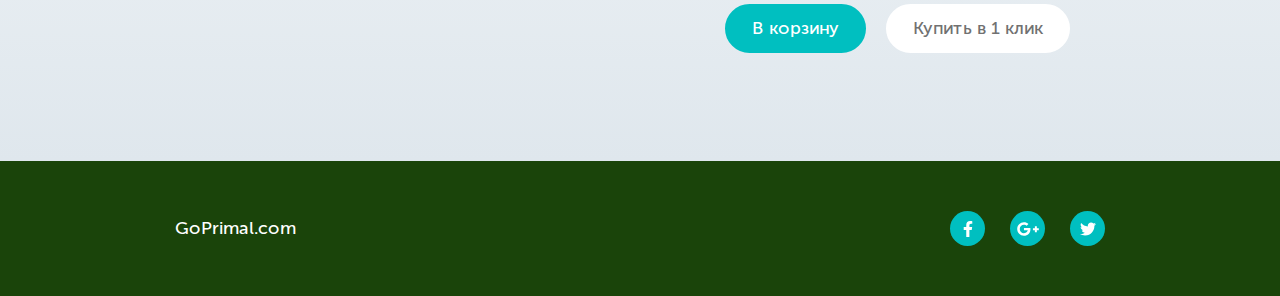
<file: omega.html>
<!DOCTYPE html>
<html lang="ru">

<head>

	<meta charset="utf-8">
	<!-- <base href="/"> -->

	<title>omega</title>
	<meta name="description" content="">

	<meta http-equiv="X-UA-Compatible" content="IE=edge">
	<meta name="viewport" content="width=device-width, initial-scale=1, maximum-scale=1">
	
	<!-- Template Basic Images Start -->
	<meta property="og:image" content="path/to/image.jpg">
	<link rel="icon" href="img/favicon.ico">
	<!-- Template Basic Images End -->
	
	<!-- Custom Browsers Color Start -->
	<meta name="theme-color" content="#000">
	<!-- Custom Browsers Color End -->

	<link rel="stylesheet" href="css/main.min.css">

</head>

<body>

	<header class="header omega">
		<div class="container">
			<div class="header-in">
				<div class="logo">
					<a href="#">
						<img src="img/logo.png" alt="">
					</a>
				</div>
				<div class="menu">
					<ul>
						<li class="nootrop">
							<a href="#">Ноотроп</a>
						</li>
						<li class="omega active">
							<a href="#">Омега 3</a>
						</li>
					</ul>
				</div>
                <div class="header-toggle">
                    <button type="button"><span></span></button>
                </div>
				<div class="header-callback">
					<button data-target="contact" type="button" class="btn green modal-open">Связаться с нами</button>
				</div>
				<div class="cart-button green">
					<a href="#">
						<img src="img/cart-icon.png" alt="">
					</a>
				</div>
			</div>
		</div>
	</header>
	<section class="top omega">
		<div class="section-text">protecti<br>&perfo</div>
		<div class="container">
			<div class="top-in">
				<h1>protection<br> & performance</h1>
				<p>Оптимизируйте свой рабочий день, тренировки,<br> важные проекты, зарядившись энергией от 6 компонентов<br> природного происхождения!</p>
				<div class="top-buttons">
					<a href="#" class="btn green">Купить в 1 клик</a>
				</div>
			</div>
		</div>
	</section>
    <section class="effect with-angles">
        <div class="inner">
            <div class="effect-item">
                <div class="section-text">улучши<br> память</div>
                <div class="container">
                    <div class="effect-item-in">
                        <div class="effect-item-img">
                            <img src="img/effect5.png" alt="">
                        </div>
                        <div class="effect-item-cont">
                            <h3>снижение воспалеия<br> суставов</h3>
                            <p>Краткое описание производится по уникальной технологии молекулярной дистилляции, методу, который позволяет удалить соли тяжелых металлов из рыбьего жира.</p>
                            <p>Для защиты от прогоркания и окисления в каждую капсулу Тройная Омега-3 добавлен натуральный витамин Е. Жирные кислоты Омега-3 способствуют защите зрения, улучшению работы головного мозга, профилактике сердечно-сосудистых заболеваний.</p>
                            <a href="#" class="btn green">Купить в 1 клик</a>
                        </div>
                    </div>
                </div>
            </div>
            <div class="effect-item">
                <div class="section-text">влияет<br> на сердц</div>
                <div class="container">
                    <div class="effect-item-in">
                        <div class="effect-item-img dif">
                            <img src="img/effect6.png" alt="">
                        </div>
                        <div class="effect-item-cont">
                            <h3>положительно<br> влияет на сердце улучшает память</h3>
                            <p>Краткое описание производится по уникальной технологии молекулярной дистилляции, методу, который позволяет удалить соли тяжелых металлов из рыбьего жира.</p>
                            <p>Для защиты от прогоркания и окисления в каждую капсулу Тройная Омега-3 добавлен натуральный витамин Е. Жирные кислоты Омега-3 способствуют защите зрения, улучшению работы головного мозга, профилактике сердечно-сосудистых заболеваний.</p>
                            <a href="#" class="btn green">Купить в 1 клик</a>
                        </div>
                    </div>
                </div>
            </div>
            <div class="effect-item">
                <div class="section-text">синтез<br> белка</div>
                <div class="container">
                    <div class="effect-item-in">
                        <div class="effect-item-img">
                            <img src="img/effect7.png" alt="">
                        </div>
                        <div class="effect-item-cont">
                            <h3>улучшение<br> синтеза белка</h3>
                            <p>Краткое описание производится по уникальной технологии молекулярной дистилляции, методу, который позволяет удалить соли тяжелых металлов из рыбьего жира.</p>
                            <p>Для защиты от прогоркания и окисления в каждую капсулу Тройная Омега-3 добавлен натуральный витамин Е. Жирные кислоты Омега-3 способствуют защите зрения, улучшению работы головного мозга, профилактике сердечно-сосудистых заболеваний.</p>
                            <a href="#" class="btn green">Купить в 1 клик</a>
                        </div>
                    </div>
                </div>
            </div>
            <div class="effect-item">
                <div class="section-text">профила<br>ктика</div>
                <div class="container">
                    <div class="effect-item-in">
                        <div class="effect-item-img">
                            <img src="img/effect8.png" alt="">
                        </div>
                        <div class="effect-item-cont">
                            <h3>профилактика<br> невролгических заболеваний</h3>
                            <p>Краткое описание производится по уникальной технологии молекулярной дистилляции, методу, который позволяет удалить соли тяжелых металлов из рыбьего жира.</p>
                            <p>Для защиты от прогоркания и окисления в каждую капсулу Тройная Омега-3 добавлен натуральный витамин Е. Жирные кислоты Омега-3 способствуют защите зрения, улучшению работы головного мозга, профилактике сердечно-сосудистых заболеваний.</p>
                            <a href="#" class="btn green">Купить в 1 клик</a>
                        </div>
                    </div>
                </div>
            </div>
        </div>
    </section>
    <section class="reviews omega">
        <div class="container">
            <div class="reviews-in">
                <h2><span>опыт использования</span> отзывы клиентов</h2>
                <div class="reviews-cont">
                    <div class="reviews-slider owl-carousel">
                        <div class="item">
                            <div class="reviews-item">
                                <div class="reviews-item-media video">
                                    <div class="reviews-item-video-cover">
                                        <img src="img/review.png" alt="">
                                    </div>
                                    <iframe width="560" height="315" src="https://www.youtube.com/embed/DGQwd1_dpuc" allow="accelerometer; autoplay; encrypted-media; gyroscope; picture-in-picture" allowfullscreen></iframe>
                                </div>
                                <div class="reviews-item-cont">
                                    <div class="reviews-item-avatar">
                                        <img src="img/avatar.png" alt="">
                                    </div>
                                    <div class="reviews-item-name">Наталья Воронцова</div>
                                    <div class="reviews-item-stars">
                                        <img src="img/star-green.png" alt="">
                                        <img src="img/star-green.png" alt="">
                                        <img src="img/star-green.png" alt="">
                                        <img src="img/star-green.png" alt="">
                                        <img src="img/star-green.png" alt="">
                                    </div>
                                    <div class="reviews-socials">
                                        <a href="#">
                                            <img src="img/facebook-square.svg" alt="">
                                        </a>
                                        <a href="#">
                                            <img src="img/instagram.svg" alt="">
                                        </a>
                                        <a href="#">
                                            <img src="img/youtube.svg" alt="">
                                        </a>
                                        <a href="#">
                                            <img src="img/twitter.svg" alt="">
                                        </a>
                                    </div>
                                    <div class="reviews-item-review">Краткое описание производится по уникальной технологии молекулярной дистилляции, методу, который позволяет удалить соли тяжелых металлов из рыбьего жира.</div>
                                </div>
                                <div class="reviews-socials">
                                    <a href="#">
                                        <img src="img/facebook-square.svg" alt="">
                                    </a>
                                    <a href="#">
                                        <img src="img/instagram.svg" alt="">
                                    </a>
                                    <a href="#">
                                        <img src="img/youtube.svg" alt="">
                                    </a>
                                    <a href="#">
                                        <img src="img/twitter.svg" alt="">
                                    </a>
                                </div>
                            </div>
                        </div>
                        <div class="item">
                            <div class="reviews-item">
                                <div class="reviews-item-media video">
                                    <div class="reviews-item-video-cover">
                                        <img src="img/review.png" alt="">
                                    </div>
                                    <iframe width="560" height="315" src="https://www.youtube.com/embed/DGQwd1_dpuc" allow="accelerometer; autoplay; encrypted-media; gyroscope; picture-in-picture" allowfullscreen></iframe>
                                </div>
                                <div class="reviews-item-cont">
                                    <div class="reviews-item-avatar">
                                        <img src="img/avatar.png" alt="">
                                    </div>
                                    <div class="reviews-item-name">Наталья Воронцова</div>
                                    <div class="reviews-item-stars">
                                        <img src="img/star-green.png" alt="">
                                        <img src="img/star-green.png" alt="">
                                        <img src="img/star-green.png" alt="">
                                        <img src="img/star-green.png" alt="">
                                        <img src="img/star-green.png" alt="">
                                    </div>
                                    <div class="reviews-socials">
                                        <a href="#">
                                            <img src="img/facebook-square.svg" alt="">
                                        </a>
                                        <a href="#">
                                            <img src="img/instagram.svg" alt="">
                                        </a>
                                        <a href="#">
                                            <img src="img/youtube.svg" alt="">
                                        </a>
                                        <a href="#">
                                            <img src="img/twitter.svg" alt="">
                                        </a>
                                    </div>
                                    <div class="reviews-item-review">Краткое описание производится по уникальной технологии молекулярной дистилляции, методу, который позволяет удалить соли тяжелых металлов из рыбьего жира.</div>
                                </div>
                                <div class="reviews-socials">
                                    <a href="#">
                                        <img src="img/facebook-square.svg" alt="">
                                    </a>
                                    <a href="#">
                                        <img src="img/instagram.svg" alt="">
                                    </a>
                                    <a href="#">
                                        <img src="img/youtube.svg" alt="">
                                    </a>
                                    <a href="#">
                                        <img src="img/twitter.svg" alt="">
                                    </a>
                                </div>
                            </div>
                        </div>
                        <div class="item">
                            <div class="reviews-item">
                                <div class="reviews-item-media video">
                                    <div class="reviews-item-video-cover">
                                        <img src="img/review.png" alt="">
                                    </div>
                                    <iframe width="560" height="315" src="https://www.youtube.com/embed/DGQwd1_dpuc" allow="accelerometer; autoplay; encrypted-media; gyroscope; picture-in-picture" allowfullscreen></iframe>
                                </div>
                                <div class="reviews-item-cont">
                                    <div class="reviews-item-avatar">
                                        <img src="img/avatar.png" alt="">
                                    </div>
                                    <div class="reviews-item-name">Наталья Воронцова</div>
                                    <div class="reviews-item-stars">
                                        <img src="img/star-green.png" alt="">
                                        <img src="img/star-green.png" alt="">
                                        <img src="img/star-green.png" alt="">
                                        <img src="img/star-green.png" alt="">
                                        <img src="img/star-green.png" alt="">
                                    </div>
                                    <div class="reviews-socials">
                                        <a href="#">
                                            <img src="img/facebook-square.svg" alt="">
                                        </a>
                                        <a href="#">
                                            <img src="img/instagram.svg" alt="">
                                        </a>
                                        <a href="#">
                                            <img src="img/youtube.svg" alt="">
                                        </a>
                                        <a href="#">
                                            <img src="img/twitter.svg" alt="">
                                        </a>
                                    </div>
                                    <div class="reviews-item-review">Краткое описание производится по уникальной технологии молекулярной дистилляции, методу, который позволяет удалить соли тяжелых металлов из рыбьего жира.</div>
                                </div>
                                <div class="reviews-socials">
                                    <a href="#">
                                        <img src="img/facebook-square.svg" alt="">
                                    </a>
                                    <a href="#">
                                        <img src="img/instagram.svg" alt="">
                                    </a>
                                    <a href="#">
                                        <img src="img/youtube.svg" alt="">
                                    </a>
                                    <a href="#">
                                        <img src="img/twitter.svg" alt="">
                                    </a>
                                </div>
                            </div>
                        </div>
                        <div class="item">
                            <div class="reviews-item">
                                <div class="reviews-item-media video">
                                    <div class="reviews-item-video-cover">
                                        <img src="img/review.png" alt="">
                                    </div>
                                    <iframe width="560" height="315" src="https://www.youtube.com/embed/DGQwd1_dpuc" allow="accelerometer; autoplay; encrypted-media; gyroscope; picture-in-picture" allowfullscreen></iframe>
                                </div>
                                <div class="reviews-item-cont">
                                    <div class="reviews-item-avatar">
                                        <img src="img/avatar.png" alt="">
                                    </div>
                                    <div class="reviews-item-name">Наталья Воронцова</div>
                                    <div class="reviews-item-stars">
                                        <img src="img/star-green.png" alt="">
                                        <img src="img/star-green.png" alt="">
                                        <img src="img/star-green.png" alt="">
                                        <img src="img/star-green.png" alt="">
                                        <img src="img/star-green.png" alt="">
                                    </div>
                                    <div class="reviews-socials">
                                        <a href="#">
                                            <img src="img/facebook-square.svg" alt="">
                                        </a>
                                        <a href="#">
                                            <img src="img/instagram.svg" alt="">
                                        </a>
                                        <a href="#">
                                            <img src="img/youtube.svg" alt="">
                                        </a>
                                        <a href="#">
                                            <img src="img/twitter.svg" alt="">
                                        </a>
                                    </div>
                                    <div class="reviews-item-review">Краткое описание производится по уникальной технологии молекулярной дистилляции, методу, который позволяет удалить соли тяжелых металлов из рыбьего жира.</div>
                                </div>
                                <div class="reviews-socials">
                                    <a href="#">
                                        <img src="img/facebook-square.svg" alt="">
                                    </a>
                                    <a href="#">
                                        <img src="img/instagram.svg" alt="">
                                    </a>
                                    <a href="#">
                                        <img src="img/youtube.svg" alt="">
                                    </a>
                                    <a href="#">
                                        <img src="img/twitter.svg" alt="">
                                    </a>
                                </div>
                            </div>
                        </div>
                        <div class="item">
                            <div class="reviews-item">
                                <div class="reviews-item-media video">
                                    <div class="reviews-item-video-cover">
                                        <img src="img/review.png" alt="">
                                    </div>
                                    <iframe width="560" height="315" src="https://www.youtube.com/embed/DGQwd1_dpuc" allow="accelerometer; autoplay; encrypted-media; gyroscope; picture-in-picture" allowfullscreen></iframe>
                                </div>
                                <div class="reviews-item-cont">
                                    <div class="reviews-item-avatar">
                                        <img src="img/avatar.png" alt="">
                                    </div>
                                    <div class="reviews-item-name">Наталья Воронцова</div>
                                    <div class="reviews-item-stars">
                                        <img src="img/star-green.png" alt="">
                                        <img src="img/star-green.png" alt="">
                                        <img src="img/star-green.png" alt="">
                                        <img src="img/star-green.png" alt="">
                                        <img src="img/star-green.png" alt="">
                                    </div>
                                    <div class="reviews-socials">
                                        <a href="#">
                                            <img src="img/facebook-square.svg" alt="">
                                        </a>
                                        <a href="#">
                                            <img src="img/instagram.svg" alt="">
                                        </a>
                                        <a href="#">
                                            <img src="img/youtube.svg" alt="">
                                        </a>
                                        <a href="#">
                                            <img src="img/twitter.svg" alt="">
                                        </a>
                                    </div>
                                    <div class="reviews-item-review">Краткое описание производится по уникальной технологии молекулярной дистилляции, методу, который позволяет удалить соли тяжелых металлов из рыбьего жира.</div>
                                </div>
                                <div class="reviews-socials">
                                    <a href="#">
                                        <img src="img/facebook-square.svg" alt="">
                                    </a>
                                    <a href="#">
                                        <img src="img/instagram.svg" alt="">
                                    </a>
                                    <a href="#">
                                        <img src="img/youtube.svg" alt="">
                                    </a>
                                    <a href="#">
                                        <img src="img/twitter.svg" alt="">
                                    </a>
                                </div>
                            </div>
                        </div>
                    </div>
                </div>
            </div>
        </div>
    </section>
    <section class="faq omega with-angles">
        <div class="inner">
            <div class="section-text">ответы<br> вопросы</div>
            <div class="container">
                <h2><span>ответы на вопросы</span> часто задаваемые вопросы</h2>
                <div class="faq-in">
                    <div class="faq-slider owl-carousel">
                        <div class="item">
                            <div data-target="question1" class="faq-item modal-open">
                                <div class="faq-item-num">
                                    <span>01</span>
                                </div>
                                <div class="faq-item-text">Чем ноотропы<br> отличаются<br> от обычных добавок?</div>
                            </div>
                        </div>
                        <div class="item">
                            <div data-target="question2" class="faq-item modal-open">
                                <div class="faq-item-num">
                                    <span>02</span>
                                </div>
                                <div class="faq-item-text">Я живу на дальнем востоке,<br> сможете доставить заказ<br> сюда?</div>
                            </div>
                        </div>
                        <div class="item">
                            <div data-target="question3" class="faq-item modal-open">
                                <div class="faq-item-num">
                                    <span>03</span>
                                </div>
                                <div class="faq-item-text">На сколько<br> хватает одной<br> упаковки?</div>
                            </div>
                        </div>
                        <div class="item">
                            <div data-target="question4" class="faq-item modal-open">
                                <div class="faq-item-num">
                                    <span>04</span>
                                </div>
                                <div class="faq-item-text">Как быстро<br> я почувствую<br> изменения?</div>
                            </div>
                        </div>
                        <div class="item">
                            <div data-target="question5" class="faq-item modal-open">
                                <div class="faq-item-num">
                                    <span>05</span>
                                </div>
                                <div class="faq-item-text">Почему<br> много<br> сто</div>
                            </div>
                        </div>
                    </div>
                </div>
            </div>
        </div>
    </section>
    <section class="question omega">
        <div class="container">
            <h2>Задать вопрос</h2>
            <form action="">
                <input type="text" placeholder="Ваше имя">
                <input type="text" placeholder="Ваш телефон или E-mail">
                <textarea placeholder="Ваш вопрос"></textarea>
                <button type="submit" class="btn green">Задать вопрос</button>
            </form>
        </div>
    </section>
	<section class="about safety omega">
        <div class="inner">
            <div class="section-text">наши<br> гарантии</div>
            <div class="container">
                <div class="about-in">
                    <h2>Почему это безопасно</h2>
                    <p>Краткое описание почему это безопастно, методу который<br> позволяет удалить соли тяжелых металлов из рыбьего жира. Для защиты от прогоркания и окисления в каждую капсулу Тройная Омега-3 добавлен натуральный витамин Е. Жирные кислоты Омега-3 способствуют защите зрения, улучшению работы головного мозга.</p>
                    <div class="about-list">
                        <div class="about-item">
                            <div class="about-item-icon">icon</div>
                            <div class="about-item-title">Заголовок почему</div>
                            <div class="about-item-text">Краткое описание производится по уникальной технологии</div>
                        </div>
                        <div class="about-item">
                            <div class="about-item-icon">icon</div>
                            <div class="about-item-title">Заголовок почему</div>
                            <div class="about-item-text">Краткое описание производится по уникальной технологии</div>
                        </div>
                        <div class="about-item">
                            <div class="about-item-icon">icon</div>
                            <div class="about-item-title">Заголовок почему</div>
                            <div class="about-item-text">Краткое описание производится по уникальной технологии</div>
                        </div>
                    </div>
                    <div class="text-center">
                        <a href="#" class="btn green">Смотреть сертификаты</a>
                    </div>
                </div>
            </div>
        </div>
	</section>
	<section class="bottom buy omega">
		<div class="container">
			<div class="bottom-in buy-in">
                <div class="buy-left">
                    <div class="buy-nav">
                        <button type="button" class="active">
                            <img src="img/bottle-omega.png" alt="">
                        </button>
                        <button type="button">
                            <img src="img/bottles.png" alt="">
                            <img src="img/bottles2.png" alt="">
                        </button>
                    </div>
                    <div class="buy-img">
                        <div class="buy-img-in">
                            <img src="img/omega1.png" alt="">
                            <div class="buy-price">
                                <div class="buy-price-old"><span>Р</span> 5196</div>
                                <div class="buy-price-new"><span>Р</span> 4299</div>
                            </div>
                        </div>
                        <div class="buy-img-in">
                            <img src="img/omega2.png" alt="">
                            <div class="buy-price">
                                <div class="buy-price-old"><span>Р</span> 5196</div>
                                <div class="buy-price-new"><span>Р</span> 4299</div>
                            </div>
                        </div>
                    </div>
                </div>
                <div class="buy-cont">
                    <div class="buy-cont-in">
                        <h3>protection <span>& performance</span></h3>
                        <p>Краткое описание производится по уникальной технологии молекулярной дистилляции, методу, который позволяет удалить соли тяжелых металлов из рыбьего жира. Для защиты от прогоркания и окисления в каждую капсулу Тройная добавлен натуральный витамин Е. Жирные кислоты Омега-3 способствуют защите зрения, улучшению работы головного мозга, профилактике сердечно-сосудистых.</p>
                        <div class="buy-qty">
                            <div class="buy-qty-label">Кол-во:</div>
                            <div class="buy-qty-block">
                                <button type="button" class="minus">-</button>
                                <span>1</span>
                                <button type="button" class="plus">+</button>
                            </div>
                        </div>
                        <div class="buy-links">
                            <a href="#" class="btn green">В корзину</a>
                            <a href="#" class="btn white">Купить в 1 клик</a>
                        </div>
                    </div>
                    <div class="buy-cont-in">
                        <h3>protection <span>& performance</span></h3>
                        <p>Краткое описание производится по уникальной технологии молекулярной дистилляции, методу, который позволяет удалить соли тяжелых металлов из рыбьего жира. Для защиты от прогоркания и окисления в каждую капсулу Тройная добавлен натуральный витамин Е. Жирные кислоты Омега-3 способствуют защите зрения, улучшению работы головного мозга, профилактике сердечно-сосудистых.</p>
                        <div class="buy-qty">
                            <div class="buy-qty-label">Кол-во:</div>
                            <div class="buy-qty-block">
                                <button type="button" class="minus">-</button>
                                <span>1</span>
                                <button type="button" class="plus">+</button>
                            </div>
                        </div>
                        <div class="buy-links">
                            <a href="#" class="btn green">В корзину</a>
                            <a href="#" class="btn white">Купить в 1 клик</a>
                        </div>
                    </div>
                </div>
			</div>
		</div>
	</section>
	<footer class="footer omega">
		<div class="container">
			<div class="footer-in">
				<div class="copyright">
					<a href="#">GoPrimal.com</a>
				</div>
				<div class="socials">
					<a href="#">
						<img src="img/facebook.svg" alt="">
					</a>
					<a href="#">
						<img src="img/google-plus.svg" alt="">
					</a>
					<a href="#">
						<img src="img/twitter.svg" alt="">
					</a>
				</div>
			</div>
		</div>
	</footer>

    <div data-id="contact" class="modal omega">
        <div class="modal-in">
            <div class="modal-cont">
                <button type="button" class="modal-close"></button>
                <div class="modal-title">Чтобы мы могли<br> связаться с вами,<br> <b>заполните форму</b></div>
                <form action="">
                    <input type="text" placeholder="Ваше ФИО">
                    <input type="tel" placeholder="Ваш телефон">
                    <input type="email" placeholder="Ваш email">
                    <button type="submit" class="btn green">Отправить</button>
                </form>
            </div>
        </div>
        <div class="modal-back"></div>
    </div>

    <div data-id="question1" class="modal omega modal-question">
        <div class="modal-in">
            <div class="modal-cont">
                <button type="button" class="modal-close"></button>
                <div class="modal-title"><b>Чем ноотропы отличаются от обычных добавок?</b></div>
                <div class="modal-body">
                    <p>Lorem ipsum dolor sit amet, consectetur adipisicing elit. Dolorum eum fugit laboriosam necessitatibus provident quis tempore! Perferendis, quod, sed? Cum delectus doloribus expedita impedit incidunt laborum nam nostrum officia porro.</p>
                </div>
            </div>
        </div>
        <div class="modal-back"></div>
    </div>

    <div data-id="question2" class="modal omega modal-question">
        <div class="modal-in"></div>
        <div class="modal-cont">
            <button type="button" class="modal-close"></button>
            <div class="modal-title"><b>Я живу на дальнем востоке, сможете доставить заказ сюда?</b></div>
            <div class="modal-body">
                <p>Lorem ipsum dolor sit amet, consectetur adipisicing elit. Dolorum eum fugit laboriosam necessitatibus provident quis tempore! Perferendis, quod, sed? Cum delectus doloribus expedita impedit incidunt laborum nam nostrum officia porro.</p>
            </div>
        </div>
        <div class="modal-back"></div>
    </div>

    <div data-id="question3" class="modal omega modal-question">
        <div class="modal-in">
            <div class="modal-cont">
                <button type="button" class="modal-close"></button>
                <div class="modal-title"><b>На сколько хватает одной упаковки?</b></div>
                <div class="modal-body">
                    <p>Lorem ipsum dolor sit amet, consectetur adipisicing elit. Dolorum eum fugit laboriosam necessitatibus provident quis tempore! Perferendis, quod, sed? Cum delectus doloribus expedita impedit incidunt laborum nam nostrum officia porro.</p>
                </div>
            </div>
        </div>
        <div class="modal-back"></div>
    </div>

    <div data-id="question4" class="modal omega modal-question">
        <div class="modal-in">
            <div class="modal-cont">
                <button type="button" class="modal-close"></button>
                <div class="modal-title"><b>Как быстро я почувствую изменения?</b></div>
                <div class="modal-body">
                    <p>Lorem ipsum dolor sit amet, consectetur adipisicing elit. Dolorum eum fugit laboriosam necessitatibus provident quis tempore! Perferendis, quod, sed? Cum delectus doloribus expedita impedit incidunt laborum nam nostrum officia porro.</p>
                </div>
            </div>
        </div>
        <div class="modal-back"></div>
    </div>

    <div data-id="question5" class="modal omega modal-question">
        <div class="modal-in">
            <div class="modal-cont">
                <button type="button" class="modal-close"></button>
                <div class="modal-title"><b>Почему много сто</b></div>
                <div class="modal-body">
                    <p>Lorem ipsum dolor sit amet, consectetur adipisicing elit. Dolorum eum fugit laboriosam necessitatibus provident quis tempore! Perferendis, quod, sed? Cum delectus doloribus expedita impedit incidunt laborum nam nostrum officia porro.</p>
                </div>
            </div>
        </div>
        <div class="modal-back"></div>
    </div>

	<script src="js/scripts.min.js"></script>

</body>
</html>
</file>
<file: css/main.min.css>
@import url(https://fonts.googleapis.com/css?family=Montserrat:300,400,500,600,700,800,900&display=swap&subset=cyrillic);.owl-carousel,.owl-carousel .owl-item{-webkit-tap-highlight-color:transparent;position:relative}.owl-carousel{display:none;width:100%;z-index:1}.owl-carousel .owl-stage{position:relative;-ms-touch-action:pan-Y;touch-action:manipulation;-moz-backface-visibility:hidden}.owl-carousel .owl-stage:after{content:".";display:block;clear:both;visibility:hidden;line-height:0;height:0}.owl-carousel .owl-stage-outer{position:relative;overflow:hidden;-webkit-transform:translate3d(0,0,0)}.owl-carousel .owl-item,.owl-carousel .owl-wrapper{-webkit-backface-visibility:hidden;-moz-backface-visibility:hidden;-ms-backface-visibility:hidden;-webkit-transform:translate3d(0,0,0);-moz-transform:translate3d(0,0,0);-ms-transform:translate3d(0,0,0)}.owl-carousel .owl-item{min-height:1px;float:left;-webkit-backface-visibility:hidden;-webkit-touch-callout:none}.owl-carousel .owl-item img{display:block;width:100%}.owl-carousel .owl-dots.disabled,.owl-carousel .owl-nav.disabled{display:none}.no-js .owl-carousel,.owl-carousel.owl-loaded{display:block}.owl-carousel .owl-dot,.owl-carousel .owl-nav .owl-next,.owl-carousel .owl-nav .owl-prev{cursor:pointer;-webkit-user-select:none;-khtml-user-select:none;-moz-user-select:none;-ms-user-select:none;user-select:none}.owl-carousel.owl-loading{opacity:0;display:block}.owl-carousel.owl-hidden{opacity:0}.owl-carousel.owl-refresh .owl-item{visibility:hidden}.owl-carousel.owl-drag .owl-item{-ms-touch-action:pan-y;touch-action:pan-y;-webkit-user-select:none;-moz-user-select:none;-ms-user-select:none;user-select:none}.owl-carousel.owl-grab{cursor:move;cursor:grab}.owl-carousel.owl-rtl{direction:rtl}.owl-carousel.owl-rtl .owl-item{float:right}.owl-carousel .animated{animation-duration:1s;animation-fill-mode:both}.owl-carousel .owl-animated-in{z-index:0}.owl-carousel .owl-animated-out{z-index:1}.owl-carousel .fadeOut{animation-name:fadeOut}@keyframes fadeOut{0%{opacity:1}100%{opacity:0}}.owl-height{transition:height .5s ease-in-out}.owl-carousel .owl-item .owl-lazy{opacity:0;transition:opacity .4s ease}.owl-carousel .owl-item .owl-lazy:not([src]),.owl-carousel .owl-item .owl-lazy[src^=""]{max-height:0}.owl-carousel .owl-item img.owl-lazy{transform-style:preserve-3d}.owl-carousel .owl-video-wrapper{position:relative;height:100%;background:#000}.owl-carousel .owl-video-play-icon{position:absolute;height:80px;width:80px;left:50%;top:50%;margin-left:-40px;margin-top:-40px;background:url(../libs/OwlCarousel/dist/assets/owl.video.play.png) no-repeat;cursor:pointer;z-index:1;-webkit-backface-visibility:hidden;transition:transform .1s ease}.owl-carousel .owl-video-play-icon:hover{-ms-transform:scale(1.3,1.3);transform:scale(1.3,1.3)}.owl-carousel .owl-video-playing .owl-video-play-icon,.owl-carousel .owl-video-playing .owl-video-tn{display:none}.owl-carousel .owl-video-tn{opacity:0;height:100%;background-position:center center;background-repeat:no-repeat;background-size:contain;transition:opacity .4s ease}.owl-carousel .owl-video-frame{position:relative;z-index:1;height:100%;width:100%}@font-face{font-family:MuseoSansCyrl-100;src:url(../fonts/MuseoSans/MuseoSansCyrl-100.woff2) format("woff2"),url(../fonts/MuseoSans/MuseoSansCyrl-100.woff) format("woff"),url(../fonts/MuseoSans/MuseoSansCyrl-100.ttf) format("truetype")}@font-face{font-family:MuseoSansCyrl-500;src:url(../fonts/MuseoSans/MuseoSansCyrl-500.woff2) format("woff2"),url(../fonts/MuseoSans/MuseoSansCyrl-500.woff) format("woff"),url(../fonts/MuseoSans/MuseoSansCyrl-500.ttf) format("truetype")}@font-face{font-family:MuseoSansCyrl-700;src:url(../fonts/MuseoSans/MuseoSansCyrl-700.woff2) format("woff2"),url(../fonts/MuseoSans/MuseoSansCyrl-700.woff) format("woff"),url(../fonts/MuseoSans/MuseoSansCyrl-700.ttf) format("truetype")}@font-face{font-family:MuseoSansCyrl-900;src:url(../fonts/MuseoSans/MuseoSansCyrl-900.woff2) format("woff2"),url(../fonts/MuseoSans/MuseoSansCyrl-900.woff) format("woff"),url(../fonts/MuseoSans/MuseoSansCyrl-900.ttf) format("truetype")}*,::after,::before{-webkit-box-sizing:border-box;box-sizing:border-box}html{font-family:sans-serif;line-height:1.15;-webkit-text-size-adjust:100%;-ms-text-size-adjust:100%;-ms-overflow-style:scrollbar;-webkit-tap-highlight-color:transparent}@-ms-viewport{width:device-width}article,aside,dialog,figcaption,figure,footer,header,hgroup,main,nav,section{display:block}body{margin:0;font-family:-apple-system,BlinkMacSystemFont,"Segoe UI",Roboto,"Helvetica Neue",Arial,sans-serif,"Apple Color Emoji","Segoe UI Emoji","Segoe UI Symbol";font-size:1rem;font-weight:400;line-height:1.5;color:#212529;text-align:left;background-color:#fff}[tabindex="-1"]:focus{outline:0!important}hr{-webkit-box-sizing:content-box;box-sizing:content-box;height:0;overflow:visible}h1,h2,h3,h4,h5,h6{margin-top:0;margin-bottom:.5rem}p{margin-top:0;margin-bottom:1rem}abbr[data-original-title],abbr[title]{text-decoration:underline;-webkit-text-decoration:underline dotted;text-decoration:underline dotted;cursor:help;border-bottom:0}address{margin-bottom:1rem;font-style:normal;line-height:inherit}dl,ol,ul{margin-top:0;margin-bottom:1rem}ol ol,ol ul,ul ol,ul ul{margin-bottom:0}dt{font-weight:700}dd{margin-bottom:.5rem;margin-left:0}blockquote{margin:0 0 1rem}dfn{font-style:italic}b,strong{font-weight:bolder}small{font-size:80%}sub,sup{position:relative;font-size:75%;line-height:0;vertical-align:baseline}sub{bottom:-.25em}sup{top:-.5em}a{color:#007bff;text-decoration:none;background-color:transparent;-webkit-text-decoration-skip:objects}a:hover{color:#0056b3;text-decoration:underline}a:not([href]):not([tabindex]){color:inherit;text-decoration:none}a:not([href]):not([tabindex]):focus,a:not([href]):not([tabindex]):hover{color:inherit;text-decoration:none}a:not([href]):not([tabindex]):focus{outline:0}code,kbd,pre,samp{font-family:monospace,monospace;font-size:1em}pre{margin-top:0;margin-bottom:1rem;overflow:auto;-ms-overflow-style:scrollbar}figure{margin:0 0 1rem}img{vertical-align:middle;border-style:none}svg:not(:root){overflow:hidden}table{border-collapse:collapse}caption{padding-top:.75rem;padding-bottom:.75rem;color:#6c757d;text-align:left;caption-side:bottom}th{text-align:inherit}label{display:inline-block;margin-bottom:.5rem}button{border-radius:0}button:focus{outline:1px dotted;outline:5px auto -webkit-focus-ring-color}button,input,optgroup,select,textarea{margin:0;font-family:inherit;font-size:inherit;line-height:inherit}button,input{overflow:visible}button,select{text-transform:none}[type=reset],[type=submit],button,html [type=button]{-webkit-appearance:button}[type=button]::-moz-focus-inner,[type=reset]::-moz-focus-inner,[type=submit]::-moz-focus-inner,button::-moz-focus-inner{padding:0;border-style:none}input[type=checkbox],input[type=radio]{-webkit-box-sizing:border-box;box-sizing:border-box;padding:0}input[type=date],input[type=datetime-local],input[type=month],input[type=time]{-webkit-appearance:listbox}textarea{overflow:auto;resize:vertical}fieldset{min-width:0;padding:0;margin:0;border:0}legend{display:block;width:100%;max-width:100%;padding:0;margin-bottom:.5rem;font-size:1.5rem;line-height:inherit;color:inherit;white-space:normal}progress{vertical-align:baseline}[type=number]::-webkit-inner-spin-button,[type=number]::-webkit-outer-spin-button{height:auto}[type=search]{outline-offset:-2px;-webkit-appearance:none}[type=search]::-webkit-search-cancel-button,[type=search]::-webkit-search-decoration{-webkit-appearance:none}::-webkit-file-upload-button{font:inherit;-webkit-appearance:button}output{display:inline-block}summary{display:list-item;cursor:pointer}template{display:none}[hidden]{display:none!important}@-ms-viewport{width:device-width}html{-webkit-box-sizing:border-box;box-sizing:border-box;-ms-overflow-style:scrollbar}*,::after,::before{-webkit-box-sizing:inherit;box-sizing:inherit}.container{width:100%;padding-right:15px;padding-left:15px;margin-right:auto;margin-left:auto}@media (min-width:768px){.container{max-width:720px}}@media (min-width:992px){.container{max-width:960px}}@media (min-width:1366px){.container{max-width:1336px}}@media (min-width:1600px){.container{max-width:1560px}}.container-fluid{width:100%;padding-right:15px;padding-left:15px;margin-right:auto;margin-left:auto}.row{display:-webkit-box;display:-webkit-flex;display:-ms-flexbox;display:flex;-webkit-flex-wrap:wrap;-ms-flex-wrap:wrap;flex-wrap:wrap;margin-right:-15px;margin-left:-15px}.no-gutters{margin-right:0;margin-left:0}.no-gutters>.col,.no-gutters>[class*=col-]{padding-right:0;padding-left:0}.col,.col-1,.col-10,.col-11,.col-12,.col-2,.col-3,.col-4,.col-5,.col-6,.col-7,.col-8,.col-9,.col-auto,.col-lg,.col-lg-1,.col-lg-10,.col-lg-11,.col-lg-12,.col-lg-2,.col-lg-3,.col-lg-4,.col-lg-5,.col-lg-6,.col-lg-7,.col-lg-8,.col-lg-9,.col-lg-auto,.col-md,.col-md-1,.col-md-10,.col-md-11,.col-md-12,.col-md-2,.col-md-3,.col-md-4,.col-md-5,.col-md-6,.col-md-7,.col-md-8,.col-md-9,.col-md-auto,.col-sm,.col-sm-1,.col-sm-10,.col-sm-11,.col-sm-12,.col-sm-2,.col-sm-3,.col-sm-4,.col-sm-5,.col-sm-6,.col-sm-7,.col-sm-8,.col-sm-9,.col-sm-auto,.col-xl,.col-xl-1,.col-xl-10,.col-xl-11,.col-xl-12,.col-xl-2,.col-xl-3,.col-xl-4,.col-xl-5,.col-xl-6,.col-xl-7,.col-xl-8,.col-xl-9,.col-xl-auto{position:relative;width:100%;min-height:1px;padding-right:15px;padding-left:15px}.col{-webkit-flex-basis:0;-ms-flex-preferred-size:0;flex-basis:0;-webkit-box-flex:1;-webkit-flex-grow:1;-ms-flex-positive:1;flex-grow:1;max-width:100%}.col-auto{-webkit-box-flex:0;-webkit-flex:0 0 auto;-ms-flex:0 0 auto;flex:0 0 auto;width:auto;max-width:none}.col-1{-webkit-box-flex:0;-webkit-flex:0 0 8.33333%;-ms-flex:0 0 8.33333%;flex:0 0 8.33333%;max-width:8.33333%}.col-2{-webkit-box-flex:0;-webkit-flex:0 0 16.66667%;-ms-flex:0 0 16.66667%;flex:0 0 16.66667%;max-width:16.66667%}.col-3{-webkit-box-flex:0;-webkit-flex:0 0 25%;-ms-flex:0 0 25%;flex:0 0 25%;max-width:25%}.col-4{-webkit-box-flex:0;-webkit-flex:0 0 33.33333%;-ms-flex:0 0 33.33333%;flex:0 0 33.33333%;max-width:33.33333%}.col-5{-webkit-box-flex:0;-webkit-flex:0 0 41.66667%;-ms-flex:0 0 41.66667%;flex:0 0 41.66667%;max-width:41.66667%}.col-6{-webkit-box-flex:0;-webkit-flex:0 0 50%;-ms-flex:0 0 50%;flex:0 0 50%;max-width:50%}.col-7{-webkit-box-flex:0;-webkit-flex:0 0 58.33333%;-ms-flex:0 0 58.33333%;flex:0 0 58.33333%;max-width:58.33333%}.col-8{-webkit-box-flex:0;-webkit-flex:0 0 66.66667%;-ms-flex:0 0 66.66667%;flex:0 0 66.66667%;max-width:66.66667%}.col-9{-webkit-box-flex:0;-webkit-flex:0 0 75%;-ms-flex:0 0 75%;flex:0 0 75%;max-width:75%}.col-10{-webkit-box-flex:0;-webkit-flex:0 0 83.33333%;-ms-flex:0 0 83.33333%;flex:0 0 83.33333%;max-width:83.33333%}.col-11{-webkit-box-flex:0;-webkit-flex:0 0 91.66667%;-ms-flex:0 0 91.66667%;flex:0 0 91.66667%;max-width:91.66667%}.col-12{-webkit-box-flex:0;-webkit-flex:0 0 100%;-ms-flex:0 0 100%;flex:0 0 100%;max-width:100%}.order-first{-webkit-box-ordinal-group:0;-webkit-order:-1;-ms-flex-order:-1;order:-1}.order-last{-webkit-box-ordinal-group:14;-webkit-order:13;-ms-flex-order:13;order:13}.order-0{-webkit-box-ordinal-group:1;-webkit-order:0;-ms-flex-order:0;order:0}.order-1{-webkit-box-ordinal-group:2;-webkit-order:1;-ms-flex-order:1;order:1}.order-2{-webkit-box-ordinal-group:3;-webkit-order:2;-ms-flex-order:2;order:2}.order-3{-webkit-box-ordinal-group:4;-webkit-order:3;-ms-flex-order:3;order:3}.order-4{-webkit-box-ordinal-group:5;-webkit-order:4;-ms-flex-order:4;order:4}.order-5{-webkit-box-ordinal-group:6;-webkit-order:5;-ms-flex-order:5;order:5}.order-6{-webkit-box-ordinal-group:7;-webkit-order:6;-ms-flex-order:6;order:6}.order-7{-webkit-box-ordinal-group:8;-webkit-order:7;-ms-flex-order:7;order:7}.order-8{-webkit-box-ordinal-group:9;-webkit-order:8;-ms-flex-order:8;order:8}.order-9{-webkit-box-ordinal-group:10;-webkit-order:9;-ms-flex-order:9;order:9}.order-10{-webkit-box-ordinal-group:11;-webkit-order:10;-ms-flex-order:10;order:10}.order-11{-webkit-box-ordinal-group:12;-webkit-order:11;-ms-flex-order:11;order:11}.order-12{-webkit-box-ordinal-group:13;-webkit-order:12;-ms-flex-order:12;order:12}.offset-1{margin-left:8.33333%}.offset-2{margin-left:16.66667%}.offset-3{margin-left:25%}.offset-4{margin-left:33.33333%}.offset-5{margin-left:41.66667%}.offset-6{margin-left:50%}.offset-7{margin-left:58.33333%}.offset-8{margin-left:66.66667%}.offset-9{margin-left:75%}.offset-10{margin-left:83.33333%}.offset-11{margin-left:91.66667%}@media (min-width:768px){.col-sm{-webkit-flex-basis:0;-ms-flex-preferred-size:0;flex-basis:0;-webkit-box-flex:1;-webkit-flex-grow:1;-ms-flex-positive:1;flex-grow:1;max-width:100%}.col-sm-auto{-webkit-box-flex:0;-webkit-flex:0 0 auto;-ms-flex:0 0 auto;flex:0 0 auto;width:auto;max-width:none}.col-sm-1{-webkit-box-flex:0;-webkit-flex:0 0 8.33333%;-ms-flex:0 0 8.33333%;flex:0 0 8.33333%;max-width:8.33333%}.col-sm-2{-webkit-box-flex:0;-webkit-flex:0 0 16.66667%;-ms-flex:0 0 16.66667%;flex:0 0 16.66667%;max-width:16.66667%}.col-sm-3{-webkit-box-flex:0;-webkit-flex:0 0 25%;-ms-flex:0 0 25%;flex:0 0 25%;max-width:25%}.col-sm-4{-webkit-box-flex:0;-webkit-flex:0 0 33.33333%;-ms-flex:0 0 33.33333%;flex:0 0 33.33333%;max-width:33.33333%}.col-sm-5{-webkit-box-flex:0;-webkit-flex:0 0 41.66667%;-ms-flex:0 0 41.66667%;flex:0 0 41.66667%;max-width:41.66667%}.col-sm-6{-webkit-box-flex:0;-webkit-flex:0 0 50%;-ms-flex:0 0 50%;flex:0 0 50%;max-width:50%}.col-sm-7{-webkit-box-flex:0;-webkit-flex:0 0 58.33333%;-ms-flex:0 0 58.33333%;flex:0 0 58.33333%;max-width:58.33333%}.col-sm-8{-webkit-box-flex:0;-webkit-flex:0 0 66.66667%;-ms-flex:0 0 66.66667%;flex:0 0 66.66667%;max-width:66.66667%}.col-sm-9{-webkit-box-flex:0;-webkit-flex:0 0 75%;-ms-flex:0 0 75%;flex:0 0 75%;max-width:75%}.col-sm-10{-webkit-box-flex:0;-webkit-flex:0 0 83.33333%;-ms-flex:0 0 83.33333%;flex:0 0 83.33333%;max-width:83.33333%}.col-sm-11{-webkit-box-flex:0;-webkit-flex:0 0 91.66667%;-ms-flex:0 0 91.66667%;flex:0 0 91.66667%;max-width:91.66667%}.col-sm-12{-webkit-box-flex:0;-webkit-flex:0 0 100%;-ms-flex:0 0 100%;flex:0 0 100%;max-width:100%}.order-sm-first{-webkit-box-ordinal-group:0;-webkit-order:-1;-ms-flex-order:-1;order:-1}.order-sm-last{-webkit-box-ordinal-group:14;-webkit-order:13;-ms-flex-order:13;order:13}.order-sm-0{-webkit-box-ordinal-group:1;-webkit-order:0;-ms-flex-order:0;order:0}.order-sm-1{-webkit-box-ordinal-group:2;-webkit-order:1;-ms-flex-order:1;order:1}.order-sm-2{-webkit-box-ordinal-group:3;-webkit-order:2;-ms-flex-order:2;order:2}.order-sm-3{-webkit-box-ordinal-group:4;-webkit-order:3;-ms-flex-order:3;order:3}.order-sm-4{-webkit-box-ordinal-group:5;-webkit-order:4;-ms-flex-order:4;order:4}.order-sm-5{-webkit-box-ordinal-group:6;-webkit-order:5;-ms-flex-order:5;order:5}.order-sm-6{-webkit-box-ordinal-group:7;-webkit-order:6;-ms-flex-order:6;order:6}.order-sm-7{-webkit-box-ordinal-group:8;-webkit-order:7;-ms-flex-order:7;order:7}.order-sm-8{-webkit-box-ordinal-group:9;-webkit-order:8;-ms-flex-order:8;order:8}.order-sm-9{-webkit-box-ordinal-group:10;-webkit-order:9;-ms-flex-order:9;order:9}.order-sm-10{-webkit-box-ordinal-group:11;-webkit-order:10;-ms-flex-order:10;order:10}.order-sm-11{-webkit-box-ordinal-group:12;-webkit-order:11;-ms-flex-order:11;order:11}.order-sm-12{-webkit-box-ordinal-group:13;-webkit-order:12;-ms-flex-order:12;order:12}.offset-sm-0{margin-left:0}.offset-sm-1{margin-left:8.33333%}.offset-sm-2{margin-left:16.66667%}.offset-sm-3{margin-left:25%}.offset-sm-4{margin-left:33.33333%}.offset-sm-5{margin-left:41.66667%}.offset-sm-6{margin-left:50%}.offset-sm-7{margin-left:58.33333%}.offset-sm-8{margin-left:66.66667%}.offset-sm-9{margin-left:75%}.offset-sm-10{margin-left:83.33333%}.offset-sm-11{margin-left:91.66667%}}@media (min-width:992px){.col-md{-webkit-flex-basis:0;-ms-flex-preferred-size:0;flex-basis:0;-webkit-box-flex:1;-webkit-flex-grow:1;-ms-flex-positive:1;flex-grow:1;max-width:100%}.col-md-auto{-webkit-box-flex:0;-webkit-flex:0 0 auto;-ms-flex:0 0 auto;flex:0 0 auto;width:auto;max-width:none}.col-md-1{-webkit-box-flex:0;-webkit-flex:0 0 8.33333%;-ms-flex:0 0 8.33333%;flex:0 0 8.33333%;max-width:8.33333%}.col-md-2{-webkit-box-flex:0;-webkit-flex:0 0 16.66667%;-ms-flex:0 0 16.66667%;flex:0 0 16.66667%;max-width:16.66667%}.col-md-3{-webkit-box-flex:0;-webkit-flex:0 0 25%;-ms-flex:0 0 25%;flex:0 0 25%;max-width:25%}.col-md-4{-webkit-box-flex:0;-webkit-flex:0 0 33.33333%;-ms-flex:0 0 33.33333%;flex:0 0 33.33333%;max-width:33.33333%}.col-md-5{-webkit-box-flex:0;-webkit-flex:0 0 41.66667%;-ms-flex:0 0 41.66667%;flex:0 0 41.66667%;max-width:41.66667%}.col-md-6{-webkit-box-flex:0;-webkit-flex:0 0 50%;-ms-flex:0 0 50%;flex:0 0 50%;max-width:50%}.col-md-7{-webkit-box-flex:0;-webkit-flex:0 0 58.33333%;-ms-flex:0 0 58.33333%;flex:0 0 58.33333%;max-width:58.33333%}.col-md-8{-webkit-box-flex:0;-webkit-flex:0 0 66.66667%;-ms-flex:0 0 66.66667%;flex:0 0 66.66667%;max-width:66.66667%}.col-md-9{-webkit-box-flex:0;-webkit-flex:0 0 75%;-ms-flex:0 0 75%;flex:0 0 75%;max-width:75%}.col-md-10{-webkit-box-flex:0;-webkit-flex:0 0 83.33333%;-ms-flex:0 0 83.33333%;flex:0 0 83.33333%;max-width:83.33333%}.col-md-11{-webkit-box-flex:0;-webkit-flex:0 0 91.66667%;-ms-flex:0 0 91.66667%;flex:0 0 91.66667%;max-width:91.66667%}.col-md-12{-webkit-box-flex:0;-webkit-flex:0 0 100%;-ms-flex:0 0 100%;flex:0 0 100%;max-width:100%}.order-md-first{-webkit-box-ordinal-group:0;-webkit-order:-1;-ms-flex-order:-1;order:-1}.order-md-last{-webkit-box-ordinal-group:14;-webkit-order:13;-ms-flex-order:13;order:13}.order-md-0{-webkit-box-ordinal-group:1;-webkit-order:0;-ms-flex-order:0;order:0}.order-md-1{-webkit-box-ordinal-group:2;-webkit-order:1;-ms-flex-order:1;order:1}.order-md-2{-webkit-box-ordinal-group:3;-webkit-order:2;-ms-flex-order:2;order:2}.order-md-3{-webkit-box-ordinal-group:4;-webkit-order:3;-ms-flex-order:3;order:3}.order-md-4{-webkit-box-ordinal-group:5;-webkit-order:4;-ms-flex-order:4;order:4}.order-md-5{-webkit-box-ordinal-group:6;-webkit-order:5;-ms-flex-order:5;order:5}.order-md-6{-webkit-box-ordinal-group:7;-webkit-order:6;-ms-flex-order:6;order:6}.order-md-7{-webkit-box-ordinal-group:8;-webkit-order:7;-ms-flex-order:7;order:7}.order-md-8{-webkit-box-ordinal-group:9;-webkit-order:8;-ms-flex-order:8;order:8}.order-md-9{-webkit-box-ordinal-group:10;-webkit-order:9;-ms-flex-order:9;order:9}.order-md-10{-webkit-box-ordinal-group:11;-webkit-order:10;-ms-flex-order:10;order:10}.order-md-11{-webkit-box-ordinal-group:12;-webkit-order:11;-ms-flex-order:11;order:11}.order-md-12{-webkit-box-ordinal-group:13;-webkit-order:12;-ms-flex-order:12;order:12}.offset-md-0{margin-left:0}.offset-md-1{margin-left:8.33333%}.offset-md-2{margin-left:16.66667%}.offset-md-3{margin-left:25%}.offset-md-4{margin-left:33.33333%}.offset-md-5{margin-left:41.66667%}.offset-md-6{margin-left:50%}.offset-md-7{margin-left:58.33333%}.offset-md-8{margin-left:66.66667%}.offset-md-9{margin-left:75%}.offset-md-10{margin-left:83.33333%}.offset-md-11{margin-left:91.66667%}}@media (min-width:1366px){.col-lg{-webkit-flex-basis:0;-ms-flex-preferred-size:0;flex-basis:0;-webkit-box-flex:1;-webkit-flex-grow:1;-ms-flex-positive:1;flex-grow:1;max-width:100%}.col-lg-auto{-webkit-box-flex:0;-webkit-flex:0 0 auto;-ms-flex:0 0 auto;flex:0 0 auto;width:auto;max-width:none}.col-lg-1{-webkit-box-flex:0;-webkit-flex:0 0 8.33333%;-ms-flex:0 0 8.33333%;flex:0 0 8.33333%;max-width:8.33333%}.col-lg-2{-webkit-box-flex:0;-webkit-flex:0 0 16.66667%;-ms-flex:0 0 16.66667%;flex:0 0 16.66667%;max-width:16.66667%}.col-lg-3{-webkit-box-flex:0;-webkit-flex:0 0 25%;-ms-flex:0 0 25%;flex:0 0 25%;max-width:25%}.col-lg-4{-webkit-box-flex:0;-webkit-flex:0 0 33.33333%;-ms-flex:0 0 33.33333%;flex:0 0 33.33333%;max-width:33.33333%}.col-lg-5{-webkit-box-flex:0;-webkit-flex:0 0 41.66667%;-ms-flex:0 0 41.66667%;flex:0 0 41.66667%;max-width:41.66667%}.col-lg-6{-webkit-box-flex:0;-webkit-flex:0 0 50%;-ms-flex:0 0 50%;flex:0 0 50%;max-width:50%}.col-lg-7{-webkit-box-flex:0;-webkit-flex:0 0 58.33333%;-ms-flex:0 0 58.33333%;flex:0 0 58.33333%;max-width:58.33333%}.col-lg-8{-webkit-box-flex:0;-webkit-flex:0 0 66.66667%;-ms-flex:0 0 66.66667%;flex:0 0 66.66667%;max-width:66.66667%}.col-lg-9{-webkit-box-flex:0;-webkit-flex:0 0 75%;-ms-flex:0 0 75%;flex:0 0 75%;max-width:75%}.col-lg-10{-webkit-box-flex:0;-webkit-flex:0 0 83.33333%;-ms-flex:0 0 83.33333%;flex:0 0 83.33333%;max-width:83.33333%}.col-lg-11{-webkit-box-flex:0;-webkit-flex:0 0 91.66667%;-ms-flex:0 0 91.66667%;flex:0 0 91.66667%;max-width:91.66667%}.col-lg-12{-webkit-box-flex:0;-webkit-flex:0 0 100%;-ms-flex:0 0 100%;flex:0 0 100%;max-width:100%}.order-lg-first{-webkit-box-ordinal-group:0;-webkit-order:-1;-ms-flex-order:-1;order:-1}.order-lg-last{-webkit-box-ordinal-group:14;-webkit-order:13;-ms-flex-order:13;order:13}.order-lg-0{-webkit-box-ordinal-group:1;-webkit-order:0;-ms-flex-order:0;order:0}.order-lg-1{-webkit-box-ordinal-group:2;-webkit-order:1;-ms-flex-order:1;order:1}.order-lg-2{-webkit-box-ordinal-group:3;-webkit-order:2;-ms-flex-order:2;order:2}.order-lg-3{-webkit-box-ordinal-group:4;-webkit-order:3;-ms-flex-order:3;order:3}.order-lg-4{-webkit-box-ordinal-group:5;-webkit-order:4;-ms-flex-order:4;order:4}.order-lg-5{-webkit-box-ordinal-group:6;-webkit-order:5;-ms-flex-order:5;order:5}.order-lg-6{-webkit-box-ordinal-group:7;-webkit-order:6;-ms-flex-order:6;order:6}.order-lg-7{-webkit-box-ordinal-group:8;-webkit-order:7;-ms-flex-order:7;order:7}.order-lg-8{-webkit-box-ordinal-group:9;-webkit-order:8;-ms-flex-order:8;order:8}.order-lg-9{-webkit-box-ordinal-group:10;-webkit-order:9;-ms-flex-order:9;order:9}.order-lg-10{-webkit-box-ordinal-group:11;-webkit-order:10;-ms-flex-order:10;order:10}.order-lg-11{-webkit-box-ordinal-group:12;-webkit-order:11;-ms-flex-order:11;order:11}.order-lg-12{-webkit-box-ordinal-group:13;-webkit-order:12;-ms-flex-order:12;order:12}.offset-lg-0{margin-left:0}.offset-lg-1{margin-left:8.33333%}.offset-lg-2{margin-left:16.66667%}.offset-lg-3{margin-left:25%}.offset-lg-4{margin-left:33.33333%}.offset-lg-5{margin-left:41.66667%}.offset-lg-6{margin-left:50%}.offset-lg-7{margin-left:58.33333%}.offset-lg-8{margin-left:66.66667%}.offset-lg-9{margin-left:75%}.offset-lg-10{margin-left:83.33333%}.offset-lg-11{margin-left:91.66667%}}@media (min-width:1600px){.col-xl{-webkit-flex-basis:0;-ms-flex-preferred-size:0;flex-basis:0;-webkit-box-flex:1;-webkit-flex-grow:1;-ms-flex-positive:1;flex-grow:1;max-width:100%}.col-xl-auto{-webkit-box-flex:0;-webkit-flex:0 0 auto;-ms-flex:0 0 auto;flex:0 0 auto;width:auto;max-width:none}.col-xl-1{-webkit-box-flex:0;-webkit-flex:0 0 8.33333%;-ms-flex:0 0 8.33333%;flex:0 0 8.33333%;max-width:8.33333%}.col-xl-2{-webkit-box-flex:0;-webkit-flex:0 0 16.66667%;-ms-flex:0 0 16.66667%;flex:0 0 16.66667%;max-width:16.66667%}.col-xl-3{-webkit-box-flex:0;-webkit-flex:0 0 25%;-ms-flex:0 0 25%;flex:0 0 25%;max-width:25%}.col-xl-4{-webkit-box-flex:0;-webkit-flex:0 0 33.33333%;-ms-flex:0 0 33.33333%;flex:0 0 33.33333%;max-width:33.33333%}.col-xl-5{-webkit-box-flex:0;-webkit-flex:0 0 41.66667%;-ms-flex:0 0 41.66667%;flex:0 0 41.66667%;max-width:41.66667%}.col-xl-6{-webkit-box-flex:0;-webkit-flex:0 0 50%;-ms-flex:0 0 50%;flex:0 0 50%;max-width:50%}.col-xl-7{-webkit-box-flex:0;-webkit-flex:0 0 58.33333%;-ms-flex:0 0 58.33333%;flex:0 0 58.33333%;max-width:58.33333%}.col-xl-8{-webkit-box-flex:0;-webkit-flex:0 0 66.66667%;-ms-flex:0 0 66.66667%;flex:0 0 66.66667%;max-width:66.66667%}.col-xl-9{-webkit-box-flex:0;-webkit-flex:0 0 75%;-ms-flex:0 0 75%;flex:0 0 75%;max-width:75%}.col-xl-10{-webkit-box-flex:0;-webkit-flex:0 0 83.33333%;-ms-flex:0 0 83.33333%;flex:0 0 83.33333%;max-width:83.33333%}.col-xl-11{-webkit-box-flex:0;-webkit-flex:0 0 91.66667%;-ms-flex:0 0 91.66667%;flex:0 0 91.66667%;max-width:91.66667%}.col-xl-12{-webkit-box-flex:0;-webkit-flex:0 0 100%;-ms-flex:0 0 100%;flex:0 0 100%;max-width:100%}.order-xl-first{-webkit-box-ordinal-group:0;-webkit-order:-1;-ms-flex-order:-1;order:-1}.order-xl-last{-webkit-box-ordinal-group:14;-webkit-order:13;-ms-flex-order:13;order:13}.order-xl-0{-webkit-box-ordinal-group:1;-webkit-order:0;-ms-flex-order:0;order:0}.order-xl-1{-webkit-box-ordinal-group:2;-webkit-order:1;-ms-flex-order:1;order:1}.order-xl-2{-webkit-box-ordinal-group:3;-webkit-order:2;-ms-flex-order:2;order:2}.order-xl-3{-webkit-box-ordinal-group:4;-webkit-order:3;-ms-flex-order:3;order:3}.order-xl-4{-webkit-box-ordinal-group:5;-webkit-order:4;-ms-flex-order:4;order:4}.order-xl-5{-webkit-box-ordinal-group:6;-webkit-order:5;-ms-flex-order:5;order:5}.order-xl-6{-webkit-box-ordinal-group:7;-webkit-order:6;-ms-flex-order:6;order:6}.order-xl-7{-webkit-box-ordinal-group:8;-webkit-order:7;-ms-flex-order:7;order:7}.order-xl-8{-webkit-box-ordinal-group:9;-webkit-order:8;-ms-flex-order:8;order:8}.order-xl-9{-webkit-box-ordinal-group:10;-webkit-order:9;-ms-flex-order:9;order:9}.order-xl-10{-webkit-box-ordinal-group:11;-webkit-order:10;-ms-flex-order:10;order:10}.order-xl-11{-webkit-box-ordinal-group:12;-webkit-order:11;-ms-flex-order:11;order:11}.order-xl-12{-webkit-box-ordinal-group:13;-webkit-order:12;-ms-flex-order:12;order:12}.offset-xl-0{margin-left:0}.offset-xl-1{margin-left:8.33333%}.offset-xl-2{margin-left:16.66667%}.offset-xl-3{margin-left:25%}.offset-xl-4{margin-left:33.33333%}.offset-xl-5{margin-left:41.66667%}.offset-xl-6{margin-left:50%}.offset-xl-7{margin-left:58.33333%}.offset-xl-8{margin-left:66.66667%}.offset-xl-9{margin-left:75%}.offset-xl-10{margin-left:83.33333%}.offset-xl-11{margin-left:91.66667%}}.d-none{display:none!important}.d-inline{display:inline!important}.d-inline-block{display:inline-block!important}.d-block{display:block!important}.d-table{display:table!important}.d-table-row{display:table-row!important}.d-table-cell{display:table-cell!important}.d-flex{display:-webkit-box!important;display:-webkit-flex!important;display:-ms-flexbox!important;display:flex!important}.d-inline-flex{display:-webkit-inline-box!important;display:-webkit-inline-flex!important;display:-ms-inline-flexbox!important;display:inline-flex!important}@media (min-width:768px){.d-sm-none{display:none!important}.d-sm-inline{display:inline!important}.d-sm-inline-block{display:inline-block!important}.d-sm-block{display:block!important}.d-sm-table{display:table!important}.d-sm-table-row{display:table-row!important}.d-sm-table-cell{display:table-cell!important}.d-sm-flex{display:-webkit-box!important;display:-webkit-flex!important;display:-ms-flexbox!important;display:flex!important}.d-sm-inline-flex{display:-webkit-inline-box!important;display:-webkit-inline-flex!important;display:-ms-inline-flexbox!important;display:inline-flex!important}}@media (min-width:992px){.d-md-none{display:none!important}.d-md-inline{display:inline!important}.d-md-inline-block{display:inline-block!important}.d-md-block{display:block!important}.d-md-table{display:table!important}.d-md-table-row{display:table-row!important}.d-md-table-cell{display:table-cell!important}.d-md-flex{display:-webkit-box!important;display:-webkit-flex!important;display:-ms-flexbox!important;display:flex!important}.d-md-inline-flex{display:-webkit-inline-box!important;display:-webkit-inline-flex!important;display:-ms-inline-flexbox!important;display:inline-flex!important}}@media (min-width:1366px){.d-lg-none{display:none!important}.d-lg-inline{display:inline!important}.d-lg-inline-block{display:inline-block!important}.d-lg-block{display:block!important}.d-lg-table{display:table!important}.d-lg-table-row{display:table-row!important}.d-lg-table-cell{display:table-cell!important}.d-lg-flex{display:-webkit-box!important;display:-webkit-flex!important;display:-ms-flexbox!important;display:flex!important}.d-lg-inline-flex{display:-webkit-inline-box!important;display:-webkit-inline-flex!important;display:-ms-inline-flexbox!important;display:inline-flex!important}}@media (min-width:1600px){.d-xl-none{display:none!important}.d-xl-inline{display:inline!important}.d-xl-inline-block{display:inline-block!important}.d-xl-block{display:block!important}.d-xl-table{display:table!important}.d-xl-table-row{display:table-row!important}.d-xl-table-cell{display:table-cell!important}.d-xl-flex{display:-webkit-box!important;display:-webkit-flex!important;display:-ms-flexbox!important;display:flex!important}.d-xl-inline-flex{display:-webkit-inline-box!important;display:-webkit-inline-flex!important;display:-ms-inline-flexbox!important;display:inline-flex!important}}@media print{.d-print-none{display:none!important}.d-print-inline{display:inline!important}.d-print-inline-block{display:inline-block!important}.d-print-block{display:block!important}.d-print-table{display:table!important}.d-print-table-row{display:table-row!important}.d-print-table-cell{display:table-cell!important}.d-print-flex{display:-webkit-box!important;display:-webkit-flex!important;display:-ms-flexbox!important;display:flex!important}.d-print-inline-flex{display:-webkit-inline-box!important;display:-webkit-inline-flex!important;display:-ms-inline-flexbox!important;display:inline-flex!important}}.flex-row{-webkit-box-orient:horizontal!important;-webkit-box-direction:normal!important;-webkit-flex-direction:row!important;-ms-flex-direction:row!important;flex-direction:row!important}.flex-column{-webkit-box-orient:vertical!important;-webkit-box-direction:normal!important;-webkit-flex-direction:column!important;-ms-flex-direction:column!important;flex-direction:column!important}.flex-row-reverse{-webkit-box-orient:horizontal!important;-webkit-box-direction:reverse!important;-webkit-flex-direction:row-reverse!important;-ms-flex-direction:row-reverse!important;flex-direction:row-reverse!important}.flex-column-reverse{-webkit-box-orient:vertical!important;-webkit-box-direction:reverse!important;-webkit-flex-direction:column-reverse!important;-ms-flex-direction:column-reverse!important;flex-direction:column-reverse!important}.flex-wrap{-webkit-flex-wrap:wrap!important;-ms-flex-wrap:wrap!important;flex-wrap:wrap!important}.flex-nowrap{-webkit-flex-wrap:nowrap!important;-ms-flex-wrap:nowrap!important;flex-wrap:nowrap!important}.flex-wrap-reverse{-webkit-flex-wrap:wrap-reverse!important;-ms-flex-wrap:wrap-reverse!important;flex-wrap:wrap-reverse!important}.justify-content-start{-webkit-box-pack:start!important;-webkit-justify-content:flex-start!important;-ms-flex-pack:start!important;justify-content:flex-start!important}.justify-content-end{-webkit-box-pack:end!important;-webkit-justify-content:flex-end!important;-ms-flex-pack:end!important;justify-content:flex-end!important}.justify-content-center{-webkit-box-pack:center!important;-webkit-justify-content:center!important;-ms-flex-pack:center!important;justify-content:center!important}.justify-content-between{-webkit-box-pack:justify!important;-webkit-justify-content:space-between!important;-ms-flex-pack:justify!important;justify-content:space-between!important}.justify-content-around{-webkit-justify-content:space-around!important;-ms-flex-pack:distribute!important;justify-content:space-around!important}.align-items-start{-webkit-box-align:start!important;-webkit-align-items:flex-start!important;-ms-flex-align:start!important;align-items:flex-start!important}.align-items-end{-webkit-box-align:end!important;-webkit-align-items:flex-end!important;-ms-flex-align:end!important;align-items:flex-end!important}.align-items-center{-webkit-box-align:center!important;-webkit-align-items:center!important;-ms-flex-align:center!important;align-items:center!important}.align-items-baseline{-webkit-box-align:baseline!important;-webkit-align-items:baseline!important;-ms-flex-align:baseline!important;align-items:baseline!important}.align-items-stretch{-webkit-box-align:stretch!important;-webkit-align-items:stretch!important;-ms-flex-align:stretch!important;align-items:stretch!important}.align-content-start{-webkit-align-content:flex-start!important;-ms-flex-line-pack:start!important;align-content:flex-start!important}.align-content-end{-webkit-align-content:flex-end!important;-ms-flex-line-pack:end!important;align-content:flex-end!important}.align-content-center{-webkit-align-content:center!important;-ms-flex-line-pack:center!important;align-content:center!important}.align-content-between{-webkit-align-content:space-between!important;-ms-flex-line-pack:justify!important;align-content:space-between!important}.align-content-around{-webkit-align-content:space-around!important;-ms-flex-line-pack:distribute!important;align-content:space-around!important}.align-content-stretch{-webkit-align-content:stretch!important;-ms-flex-line-pack:stretch!important;align-content:stretch!important}.align-self-auto{-webkit-align-self:auto!important;-ms-flex-item-align:auto!important;align-self:auto!important}.align-self-start{-webkit-align-self:flex-start!important;-ms-flex-item-align:start!important;align-self:flex-start!important}.align-self-end{-webkit-align-self:flex-end!important;-ms-flex-item-align:end!important;align-self:flex-end!important}.align-self-center{-webkit-align-self:center!important;-ms-flex-item-align:center!important;align-self:center!important}.align-self-baseline{-webkit-align-self:baseline!important;-ms-flex-item-align:baseline!important;align-self:baseline!important}.align-self-stretch{-webkit-align-self:stretch!important;-ms-flex-item-align:stretch!important;align-self:stretch!important}@media (min-width:768px){.flex-sm-row{-webkit-box-orient:horizontal!important;-webkit-box-direction:normal!important;-webkit-flex-direction:row!important;-ms-flex-direction:row!important;flex-direction:row!important}.flex-sm-column{-webkit-box-orient:vertical!important;-webkit-box-direction:normal!important;-webkit-flex-direction:column!important;-ms-flex-direction:column!important;flex-direction:column!important}.flex-sm-row-reverse{-webkit-box-orient:horizontal!important;-webkit-box-direction:reverse!important;-webkit-flex-direction:row-reverse!important;-ms-flex-direction:row-reverse!important;flex-direction:row-reverse!important}.flex-sm-column-reverse{-webkit-box-orient:vertical!important;-webkit-box-direction:reverse!important;-webkit-flex-direction:column-reverse!important;-ms-flex-direction:column-reverse!important;flex-direction:column-reverse!important}.flex-sm-wrap{-webkit-flex-wrap:wrap!important;-ms-flex-wrap:wrap!important;flex-wrap:wrap!important}.flex-sm-nowrap{-webkit-flex-wrap:nowrap!important;-ms-flex-wrap:nowrap!important;flex-wrap:nowrap!important}.flex-sm-wrap-reverse{-webkit-flex-wrap:wrap-reverse!important;-ms-flex-wrap:wrap-reverse!important;flex-wrap:wrap-reverse!important}.justify-content-sm-start{-webkit-box-pack:start!important;-webkit-justify-content:flex-start!important;-ms-flex-pack:start!important;justify-content:flex-start!important}.justify-content-sm-end{-webkit-box-pack:end!important;-webkit-justify-content:flex-end!important;-ms-flex-pack:end!important;justify-content:flex-end!important}.justify-content-sm-center{-webkit-box-pack:center!important;-webkit-justify-content:center!important;-ms-flex-pack:center!important;justify-content:center!important}.justify-content-sm-between{-webkit-box-pack:justify!important;-webkit-justify-content:space-between!important;-ms-flex-pack:justify!important;justify-content:space-between!important}.justify-content-sm-around{-webkit-justify-content:space-around!important;-ms-flex-pack:distribute!important;justify-content:space-around!important}.align-items-sm-start{-webkit-box-align:start!important;-webkit-align-items:flex-start!important;-ms-flex-align:start!important;align-items:flex-start!important}.align-items-sm-end{-webkit-box-align:end!important;-webkit-align-items:flex-end!important;-ms-flex-align:end!important;align-items:flex-end!important}.align-items-sm-center{-webkit-box-align:center!important;-webkit-align-items:center!important;-ms-flex-align:center!important;align-items:center!important}.align-items-sm-baseline{-webkit-box-align:baseline!important;-webkit-align-items:baseline!important;-ms-flex-align:baseline!important;align-items:baseline!important}.align-items-sm-stretch{-webkit-box-align:stretch!important;-webkit-align-items:stretch!important;-ms-flex-align:stretch!important;align-items:stretch!important}.align-content-sm-start{-webkit-align-content:flex-start!important;-ms-flex-line-pack:start!important;align-content:flex-start!important}.align-content-sm-end{-webkit-align-content:flex-end!important;-ms-flex-line-pack:end!important;align-content:flex-end!important}.align-content-sm-center{-webkit-align-content:center!important;-ms-flex-line-pack:center!important;align-content:center!important}.align-content-sm-between{-webkit-align-content:space-between!important;-ms-flex-line-pack:justify!important;align-content:space-between!important}.align-content-sm-around{-webkit-align-content:space-around!important;-ms-flex-line-pack:distribute!important;align-content:space-around!important}.align-content-sm-stretch{-webkit-align-content:stretch!important;-ms-flex-line-pack:stretch!important;align-content:stretch!important}.align-self-sm-auto{-webkit-align-self:auto!important;-ms-flex-item-align:auto!important;align-self:auto!important}.align-self-sm-start{-webkit-align-self:flex-start!important;-ms-flex-item-align:start!important;align-self:flex-start!important}.align-self-sm-end{-webkit-align-self:flex-end!important;-ms-flex-item-align:end!important;align-self:flex-end!important}.align-self-sm-center{-webkit-align-self:center!important;-ms-flex-item-align:center!important;align-self:center!important}.align-self-sm-baseline{-webkit-align-self:baseline!important;-ms-flex-item-align:baseline!important;align-self:baseline!important}.align-self-sm-stretch{-webkit-align-self:stretch!important;-ms-flex-item-align:stretch!important;align-self:stretch!important}}@media (min-width:992px){.flex-md-row{-webkit-box-orient:horizontal!important;-webkit-box-direction:normal!important;-webkit-flex-direction:row!important;-ms-flex-direction:row!important;flex-direction:row!important}.flex-md-column{-webkit-box-orient:vertical!important;-webkit-box-direction:normal!important;-webkit-flex-direction:column!important;-ms-flex-direction:column!important;flex-direction:column!important}.flex-md-row-reverse{-webkit-box-orient:horizontal!important;-webkit-box-direction:reverse!important;-webkit-flex-direction:row-reverse!important;-ms-flex-direction:row-reverse!important;flex-direction:row-reverse!important}.flex-md-column-reverse{-webkit-box-orient:vertical!important;-webkit-box-direction:reverse!important;-webkit-flex-direction:column-reverse!important;-ms-flex-direction:column-reverse!important;flex-direction:column-reverse!important}.flex-md-wrap{-webkit-flex-wrap:wrap!important;-ms-flex-wrap:wrap!important;flex-wrap:wrap!important}.flex-md-nowrap{-webkit-flex-wrap:nowrap!important;-ms-flex-wrap:nowrap!important;flex-wrap:nowrap!important}.flex-md-wrap-reverse{-webkit-flex-wrap:wrap-reverse!important;-ms-flex-wrap:wrap-reverse!important;flex-wrap:wrap-reverse!important}.justify-content-md-start{-webkit-box-pack:start!important;-webkit-justify-content:flex-start!important;-ms-flex-pack:start!important;justify-content:flex-start!important}.justify-content-md-end{-webkit-box-pack:end!important;-webkit-justify-content:flex-end!important;-ms-flex-pack:end!important;justify-content:flex-end!important}.justify-content-md-center{-webkit-box-pack:center!important;-webkit-justify-content:center!important;-ms-flex-pack:center!important;justify-content:center!important}.justify-content-md-between{-webkit-box-pack:justify!important;-webkit-justify-content:space-between!important;-ms-flex-pack:justify!important;justify-content:space-between!important}.justify-content-md-around{-webkit-justify-content:space-around!important;-ms-flex-pack:distribute!important;justify-content:space-around!important}.align-items-md-start{-webkit-box-align:start!important;-webkit-align-items:flex-start!important;-ms-flex-align:start!important;align-items:flex-start!important}.align-items-md-end{-webkit-box-align:end!important;-webkit-align-items:flex-end!important;-ms-flex-align:end!important;align-items:flex-end!important}.align-items-md-center{-webkit-box-align:center!important;-webkit-align-items:center!important;-ms-flex-align:center!important;align-items:center!important}.align-items-md-baseline{-webkit-box-align:baseline!important;-webkit-align-items:baseline!important;-ms-flex-align:baseline!important;align-items:baseline!important}.align-items-md-stretch{-webkit-box-align:stretch!important;-webkit-align-items:stretch!important;-ms-flex-align:stretch!important;align-items:stretch!important}.align-content-md-start{-webkit-align-content:flex-start!important;-ms-flex-line-pack:start!important;align-content:flex-start!important}.align-content-md-end{-webkit-align-content:flex-end!important;-ms-flex-line-pack:end!important;align-content:flex-end!important}.align-content-md-center{-webkit-align-content:center!important;-ms-flex-line-pack:center!important;align-content:center!important}.align-content-md-between{-webkit-align-content:space-between!important;-ms-flex-line-pack:justify!important;align-content:space-between!important}.align-content-md-around{-webkit-align-content:space-around!important;-ms-flex-line-pack:distribute!important;align-content:space-around!important}.align-content-md-stretch{-webkit-align-content:stretch!important;-ms-flex-line-pack:stretch!important;align-content:stretch!important}.align-self-md-auto{-webkit-align-self:auto!important;-ms-flex-item-align:auto!important;align-self:auto!important}.align-self-md-start{-webkit-align-self:flex-start!important;-ms-flex-item-align:start!important;align-self:flex-start!important}.align-self-md-end{-webkit-align-self:flex-end!important;-ms-flex-item-align:end!important;align-self:flex-end!important}.align-self-md-center{-webkit-align-self:center!important;-ms-flex-item-align:center!important;align-self:center!important}.align-self-md-baseline{-webkit-align-self:baseline!important;-ms-flex-item-align:baseline!important;align-self:baseline!important}.align-self-md-stretch{-webkit-align-self:stretch!important;-ms-flex-item-align:stretch!important;align-self:stretch!important}}@media (min-width:1366px){.flex-lg-row{-webkit-box-orient:horizontal!important;-webkit-box-direction:normal!important;-webkit-flex-direction:row!important;-ms-flex-direction:row!important;flex-direction:row!important}.flex-lg-column{-webkit-box-orient:vertical!important;-webkit-box-direction:normal!important;-webkit-flex-direction:column!important;-ms-flex-direction:column!important;flex-direction:column!important}.flex-lg-row-reverse{-webkit-box-orient:horizontal!important;-webkit-box-direction:reverse!important;-webkit-flex-direction:row-reverse!important;-ms-flex-direction:row-reverse!important;flex-direction:row-reverse!important}.flex-lg-column-reverse{-webkit-box-orient:vertical!important;-webkit-box-direction:reverse!important;-webkit-flex-direction:column-reverse!important;-ms-flex-direction:column-reverse!important;flex-direction:column-reverse!important}.flex-lg-wrap{-webkit-flex-wrap:wrap!important;-ms-flex-wrap:wrap!important;flex-wrap:wrap!important}.flex-lg-nowrap{-webkit-flex-wrap:nowrap!important;-ms-flex-wrap:nowrap!important;flex-wrap:nowrap!important}.flex-lg-wrap-reverse{-webkit-flex-wrap:wrap-reverse!important;-ms-flex-wrap:wrap-reverse!important;flex-wrap:wrap-reverse!important}.justify-content-lg-start{-webkit-box-pack:start!important;-webkit-justify-content:flex-start!important;-ms-flex-pack:start!important;justify-content:flex-start!important}.justify-content-lg-end{-webkit-box-pack:end!important;-webkit-justify-content:flex-end!important;-ms-flex-pack:end!important;justify-content:flex-end!important}.justify-content-lg-center{-webkit-box-pack:center!important;-webkit-justify-content:center!important;-ms-flex-pack:center!important;justify-content:center!important}.justify-content-lg-between{-webkit-box-pack:justify!important;-webkit-justify-content:space-between!important;-ms-flex-pack:justify!important;justify-content:space-between!important}.justify-content-lg-around{-webkit-justify-content:space-around!important;-ms-flex-pack:distribute!important;justify-content:space-around!important}.align-items-lg-start{-webkit-box-align:start!important;-webkit-align-items:flex-start!important;-ms-flex-align:start!important;align-items:flex-start!important}.align-items-lg-end{-webkit-box-align:end!important;-webkit-align-items:flex-end!important;-ms-flex-align:end!important;align-items:flex-end!important}.align-items-lg-center{-webkit-box-align:center!important;-webkit-align-items:center!important;-ms-flex-align:center!important;align-items:center!important}.align-items-lg-baseline{-webkit-box-align:baseline!important;-webkit-align-items:baseline!important;-ms-flex-align:baseline!important;align-items:baseline!important}.align-items-lg-stretch{-webkit-box-align:stretch!important;-webkit-align-items:stretch!important;-ms-flex-align:stretch!important;align-items:stretch!important}.align-content-lg-start{-webkit-align-content:flex-start!important;-ms-flex-line-pack:start!important;align-content:flex-start!important}.align-content-lg-end{-webkit-align-content:flex-end!important;-ms-flex-line-pack:end!important;align-content:flex-end!important}.align-content-lg-center{-webkit-align-content:center!important;-ms-flex-line-pack:center!important;align-content:center!important}.align-content-lg-between{-webkit-align-content:space-between!important;-ms-flex-line-pack:justify!important;align-content:space-between!important}.align-content-lg-around{-webkit-align-content:space-around!important;-ms-flex-line-pack:distribute!important;align-content:space-around!important}.align-content-lg-stretch{-webkit-align-content:stretch!important;-ms-flex-line-pack:stretch!important;align-content:stretch!important}.align-self-lg-auto{-webkit-align-self:auto!important;-ms-flex-item-align:auto!important;align-self:auto!important}.align-self-lg-start{-webkit-align-self:flex-start!important;-ms-flex-item-align:start!important;align-self:flex-start!important}.align-self-lg-end{-webkit-align-self:flex-end!important;-ms-flex-item-align:end!important;align-self:flex-end!important}.align-self-lg-center{-webkit-align-self:center!important;-ms-flex-item-align:center!important;align-self:center!important}.align-self-lg-baseline{-webkit-align-self:baseline!important;-ms-flex-item-align:baseline!important;align-self:baseline!important}.align-self-lg-stretch{-webkit-align-self:stretch!important;-ms-flex-item-align:stretch!important;align-self:stretch!important}}@media (min-width:1600px){.flex-xl-row{-webkit-box-orient:horizontal!important;-webkit-box-direction:normal!important;-webkit-flex-direction:row!important;-ms-flex-direction:row!important;flex-direction:row!important}.flex-xl-column{-webkit-box-orient:vertical!important;-webkit-box-direction:normal!important;-webkit-flex-direction:column!important;-ms-flex-direction:column!important;flex-direction:column!important}.flex-xl-row-reverse{-webkit-box-orient:horizontal!important;-webkit-box-direction:reverse!important;-webkit-flex-direction:row-reverse!important;-ms-flex-direction:row-reverse!important;flex-direction:row-reverse!important}.flex-xl-column-reverse{-webkit-box-orient:vertical!important;-webkit-box-direction:reverse!important;-webkit-flex-direction:column-reverse!important;-ms-flex-direction:column-reverse!important;flex-direction:column-reverse!important}.flex-xl-wrap{-webkit-flex-wrap:wrap!important;-ms-flex-wrap:wrap!important;flex-wrap:wrap!important}.flex-xl-nowrap{-webkit-flex-wrap:nowrap!important;-ms-flex-wrap:nowrap!important;flex-wrap:nowrap!important}.flex-xl-wrap-reverse{-webkit-flex-wrap:wrap-reverse!important;-ms-flex-wrap:wrap-reverse!important;flex-wrap:wrap-reverse!important}.justify-content-xl-start{-webkit-box-pack:start!important;-webkit-justify-content:flex-start!important;-ms-flex-pack:start!important;justify-content:flex-start!important}.justify-content-xl-end{-webkit-box-pack:end!important;-webkit-justify-content:flex-end!important;-ms-flex-pack:end!important;justify-content:flex-end!important}.justify-content-xl-center{-webkit-box-pack:center!important;-webkit-justify-content:center!important;-ms-flex-pack:center!important;justify-content:center!important}.justify-content-xl-between{-webkit-box-pack:justify!important;-webkit-justify-content:space-between!important;-ms-flex-pack:justify!important;justify-content:space-between!important}.justify-content-xl-around{-webkit-justify-content:space-around!important;-ms-flex-pack:distribute!important;justify-content:space-around!important}.align-items-xl-start{-webkit-box-align:start!important;-webkit-align-items:flex-start!important;-ms-flex-align:start!important;align-items:flex-start!important}.align-items-xl-end{-webkit-box-align:end!important;-webkit-align-items:flex-end!important;-ms-flex-align:end!important;align-items:flex-end!important}.align-items-xl-center{-webkit-box-align:center!important;-webkit-align-items:center!important;-ms-flex-align:center!important;align-items:center!important}.align-items-xl-baseline{-webkit-box-align:baseline!important;-webkit-align-items:baseline!important;-ms-flex-align:baseline!important;align-items:baseline!important}.align-items-xl-stretch{-webkit-box-align:stretch!important;-webkit-align-items:stretch!important;-ms-flex-align:stretch!important;align-items:stretch!important}.align-content-xl-start{-webkit-align-content:flex-start!important;-ms-flex-line-pack:start!important;align-content:flex-start!important}.align-content-xl-end{-webkit-align-content:flex-end!important;-ms-flex-line-pack:end!important;align-content:flex-end!important}.align-content-xl-center{-webkit-align-content:center!important;-ms-flex-line-pack:center!important;align-content:center!important}.align-content-xl-between{-webkit-align-content:space-between!important;-ms-flex-line-pack:justify!important;align-content:space-between!important}.align-content-xl-around{-webkit-align-content:space-around!important;-ms-flex-line-pack:distribute!important;align-content:space-around!important}.align-content-xl-stretch{-webkit-align-content:stretch!important;-ms-flex-line-pack:stretch!important;align-content:stretch!important}.align-self-xl-auto{-webkit-align-self:auto!important;-ms-flex-item-align:auto!important;align-self:auto!important}.align-self-xl-start{-webkit-align-self:flex-start!important;-ms-flex-item-align:start!important;align-self:flex-start!important}.align-self-xl-end{-webkit-align-self:flex-end!important;-ms-flex-item-align:end!important;align-self:flex-end!important}.align-self-xl-center{-webkit-align-self:center!important;-ms-flex-item-align:center!important;align-self:center!important}.align-self-xl-baseline{-webkit-align-self:baseline!important;-ms-flex-item-align:baseline!important;align-self:baseline!important}.align-self-xl-stretch{-webkit-align-self:stretch!important;-ms-flex-item-align:stretch!important;align-self:stretch!important}}.w-25{width:25%!important}.w-50{width:50%!important}.w-75{width:75%!important}.w-100{width:100%!important}.h-25{height:25%!important}.h-50{height:50%!important}.h-75{height:75%!important}.h-100{height:100%!important}.mw-100{max-width:100%!important}.mh-100{max-height:100%!important}::-webkit-input-placeholder{color:#717171}::-moz-placeholder{color:#717171}:-ms-input-placeholder{color:#717171}::-ms-input-placeholder{color:#717171}::placeholder{color:#717171}::-moz-selection{background-color:#2e2e2e;color:#fff}::selection{background-color:#2e2e2e;color:#fff}html{-webkit-text-size-adjust:none}body{font-size:20px;min-width:320px;min-height:100%;position:relative;line-height:1.5;font-family:MuseoSansCyrl-500;color:#717171}h1,h2,h3,h4,h5,h6{font-weight:400;font-family:MuseoSansCyrl-900}h1{text-transform:uppercase;font-size:48px;line-height:1.24;margin-bottom:28px}b,strong{font-family:MuseoSansCyrl-700}a,button,input{-webkit-transition:all .2s ease;-o-transition:all .2s ease;transition:all .2s ease}a:focus,button:focus,input:focus,select:focus,textarea:focus{outline:0;-webkit-box-shadow:none;box-shadow:none}input{border-radius:0;-webkit-box-shadow:none;box-shadow:none}input[type=email],input[type=tel],input[type=text]{-webkit-appearance:none}textarea{-webkit-appearance:none}a{color:#717171}a:hover{color:#2e2e2e;text-decoration:none}button,input[type=submit]{cursor:pointer}ul{list-style:none;margin:0;padding:0}p{margin-bottom:1.88rem}.btn{display:-webkit-inline-box;display:-webkit-inline-flex;display:-ms-inline-flexbox;display:inline-flex;-webkit-box-align:center;-webkit-align-items:center;-ms-flex-align:center;align-items:center;-webkit-box-pack:center;-webkit-justify-content:center;-ms-flex-pack:center;justify-content:center;height:59px;border-radius:59px;border:2px solid #3192d9;font-size:18px;padding:0 40px;background:#3192d9;color:#fff}.btn:hover{background:0 0;color:#fff}.btn.border{background:0 0;border-color:#4d72a9}.btn.border:hover{border-color:#3192d9;background:#3192d9}.btn.red{background:#d13232;border-color:#d13232}.btn.red:hover{background:0 0;color:#d13232}.btn.green{background:#00bfc0;border-color:#00bfc0}.btn.green:hover{background:0 0;color:#00bfc0!important}.btn.white{background:#fff;border-color:#fff;color:#3192d9}.btn.white:hover{background:#3192d9;border-color:#3192d9;color:#fff}.header{position:fixed;z-index:10;left:0;top:0;width:100%;-webkit-transition:.2s;-o-transition:.2s;transition:.2s}.header.fixed{background:#0e2a7e;z-index:13}.header.fixed .header-in{padding:30px 0}.header-in{display:-webkit-box;display:-webkit-flex;display:-ms-flexbox;display:flex;-webkit-box-align:center;-webkit-align-items:center;-ms-flex-align:center;align-items:center;padding:67px 0;-webkit-transition:.2s;-o-transition:.2s;transition:.2s}.header-callback{margin-left:auto}.header.nootrop.fixed{background:#3a1f53}.header.omega.fixed{background:#1a440a}.header-toggle{display:none;-webkit-box-ordinal-group:3;-webkit-order:2;-ms-flex-order:2;order:2;margin-left:auto}.logo{width:246px;margin-right:145px;position:relative;top:1px}.logo a,.logo img{display:block}.logo img{max-width:100%}.menu ul{display:-webkit-box;display:-webkit-flex;display:-ms-flexbox;display:flex}.menu li:not(:last-child){margin-right:50px}.menu li.nootrop a:after{background:#fff;background:-webkit-gradient(linear,left bottom,left top,color-stop(10%,#fff),color-stop(60%,#fd3f3f));background:-o-linear-gradient(bottom,#fff 10%,#fd3f3f 60%);background:linear-gradient(0deg,#fff 10%,#fd3f3f 60%);-webkit-box-shadow:0 -5px 15px 1px rgba(253,63,65,.8);box-shadow:0 -5px 15px 1px rgba(253,63,65,.8)}.menu li.nootrop.active a,.menu li.nootrop:hover a{color:#d13232}.menu li.nootrop.active a:before,.menu li.nootrop:hover a:before{background:#d13232}.menu li.nootrop.active a:after,.menu li.nootrop:hover a:after{opacity:1}.menu li.omega a:after{background:#fff;background:-webkit-gradient(linear,left bottom,left top,color-stop(10%,#fff),color-stop(60%,#40fcfd));background:-o-linear-gradient(bottom,#fff 10%,#40fcfd 60%);background:linear-gradient(0deg,#fff 10%,#40fcfd 60%);-webkit-box-shadow:0 -5px 15px 1px rgba(63,251,252,.8);box-shadow:0 -5px 15px 1px rgba(63,251,252,.8)}.menu li.omega.active a,.menu li.omega:hover a{color:#00bfc0}.menu li.omega.active a:before,.menu li.omega:hover a:before{background:#00bfc0}.menu li.omega.active a:after,.menu li.omega:hover a:after{opacity:1}.menu a{display:block;position:relative;padding-left:34px;line-height:1;text-transform:uppercase;color:#fff;font-family:MuseoSansCyrl-700}.menu a:after,.menu a:before{content:'';position:absolute;left:0;top:-webkit-calc(50% - 7px);top:calc(50% - 7px);width:14px;-webkit-transition:.2s;-o-transition:.2s;transition:.2s}.menu a:before{background:#fff;height:14px;border-radius:50%}.menu a:after{height:12px;border-radius:14px;opacity:0}.cart-button{margin-left:40px}.cart-button a{display:-webkit-box;display:-webkit-flex;display:-ms-flexbox;display:flex;-webkit-box-align:center;-webkit-align-items:center;-ms-flex-align:center;align-items:center;-webkit-box-pack:center;-webkit-justify-content:center;-ms-flex-pack:center;justify-content:center;background:#3192d9;border:2px solid #3192d9;width:59px;height:59px;border-radius:50%;position:relative}.cart-button a:hover{background:0 0!important}.cart-button a span{position:absolute;display:-webkit-box;display:-webkit-flex;display:-ms-flexbox;display:flex;-webkit-box-align:center;-webkit-align-items:center;-ms-flex-align:center;align-items:center;-webkit-box-pack:center;-webkit-justify-content:center;-ms-flex-pack:center;justify-content:center;background:#fff;border-radius:50%;width:20px;height:20px;font-size:12px;top:-6px;right:-1px;color:#3192d9}.cart-button.red a{border-color:#d13232;background:#d13232}.cart-button.green a{border-color:#00bfc0;background:#00bfc0}section{position:relative}.top{background:url(../img/top.jpg) center no-repeat;background-size:auto 100%;color:#fff;min-height:1102px}.top:after{content:'';position:absolute;z-index:2;width:22px;height:46px;left:-webkit-calc(50% - 11px);left:calc(50% - 11px);bottom:135px;background:url(../img/mouse.png) center no-repeat}.top .container{position:relative}.top-in{width:735px;padding-top:360px}.top-in p{font-size:22px}.top-in .owl-dots{display:-webkit-box;display:-webkit-flex;display:-ms-flexbox;display:flex}.top-in .owl-dot{width:22px;height:22px;border:2px solid #c1cbdc;border-radius:50%;background:0 0;margin-top:80px;position:relative}.top-in .owl-dot:not(:last-child){margin-right:26px}.top-in .owl-dot span{position:absolute;left:-2px;top:-2px;width:22px;height:20px;border-radius:22px;background:#fff;background:-webkit-gradient(linear,left bottom,left top,color-stop(10%,#fff),color-stop(60%,#0483f7));background:-o-linear-gradient(bottom,#fff 10%,#0483f7 60%);background:linear-gradient(0deg,#fff 10%,#0483f7 60%);opacity:0;-webkit-transition:.2s;-o-transition:.2s;transition:.2s;border-top:1px solid #3b8cff}.top-in .owl-dot.active{background:#0483f7;border-color:#0483f7;-webkit-box-shadow:0 -10px 15px 1px rgba(4,131,247,.8);box-shadow:0 -10px 15px 1px rgba(4,131,247,.8)}.top-in .owl-dot.active span{opacity:1}.top-buttons{margin-top:62px;display:-webkit-box;display:-webkit-flex;display:-ms-flexbox;display:flex}.top-buttons :not(:last-child){margin-right:20px}.top-slider{width:426px}.top-slider-outer{position:absolute;width:700px;left:-webkit-calc(50% + 80px);left:calc(50% + 80px);top:238px;overflow:hidden}.top-slider .owl-stage-outer{overflow:visible}.top-slider .owl-item.active .top-slider-item{opacity:1}.top-slider .owl-item.active .top-slider-item img:first-child{opacity:1}.top-slider .owl-item.active+div .top-slider-item{opacity:1}.top-slider .owl-item.active+div .top-slider-item img:last-child{opacity:1}.top-slider .owl-dots{position:absolute;top:0;z-index:2}.top-slider-item{-webkit-transition:.2s;-o-transition:.2s;transition:.2s;position:relative;opacity:0}.top-slider-item img{width:auto!important;-webkit-transition:.2s;-o-transition:.2s;transition:.2s;opacity:0}.top-slider-item img:last-child{position:absolute;left:-62px;top:87px}.top.nootrop{background-image:url(../img/top-nootrop.jpg)}.top.nootrop:before{content:'';position:absolute;top:260px;left:-webkit-calc(50% - 40px);left:calc(50% - 40px);z-index:2;pointer-events:none;width:793px;height:856px;background:url(../img/nootrop-page.png) center no-repeat}.top.nootrop .section-text{text-align:right;top:50%;-webkit-transform:translateY(-50%);-ms-transform:translateY(-50%);transform:translateY(-50%);right:0;color:#331c5e;opacity:.5}.top.nootrop .top-in{padding-top:420px}.top.omega{background-image:url(../img/top-omega.jpg)}.top.omega:before{content:'';position:absolute;top:260px;left:-webkit-calc(50% - 40px);left:calc(50% - 40px);z-index:2;pointer-events:none;width:793px;height:856px;background:url(../img/omega-page.png) center no-repeat}.top.omega:after{background-image:url(../img/mouse2.png)}.top.omega .section-text{text-align:right;top:50%;-webkit-transform:translateY(-50%);-ms-transform:translateY(-50%);transform:translateY(-50%);right:0;color:#1c4d1e;opacity:.5}.top.omega .top-in{padding-top:420px}.fractures{position:absolute;left:0;top:0;z-index:11;pointer-events:none;-webkit-transition:.5s;-o-transition:.5s;transition:.5s}.fractures img{display:block;width:100%}.with-angles{position:relative;z-index:2;overflow:hidden;padding:85px 0;margin:-85px 0}.with-angles:after,.with-angles:before{content:'';position:absolute;left:0;width:0;height:0;border-style:solid}.with-angles:before{border-width:85px 0 0 100vw;top:0}.with-angles:after{border-width:85px 100vw 0 0;bottom:0}.products:before{border-color:transparent transparent transparent #fff}.products:after{border-color:#eaeff3 transparent transparent transparent}.products .inner{background:#eaeff3;background:-webkit-gradient(linear,left bottom,left top,from(#eaeff3),to(white));background:-o-linear-gradient(bottom,#eaeff3 0,#fff 100%);background:linear-gradient(0deg,#eaeff3 0,#fff 100%)}.section-text{font-size:314px;line-height:234px;font-family:Montserrat,sans-serif;font-weight:900;text-transform:uppercase;position:absolute}.section-text br{display:inline!important}.product{position:relative}.product .container{position:relative;z-index:2}.product:first-child{padding:205px 0 130px}.product:first-child .section-text{color:#ecf1f4;top:98px;left:-20px}.product:first-child .product-about{width:-webkit-calc(100% - 650px);width:calc(100% - 650px)}.product:first-child .product-about img{top:-560px;left:0}.product:first-child .product-text{width:650px;padding-bottom:110px}.product:first-child .product-text h2{color:#d13232}.product:first-child .product-advantages{margin-left:-85px}.product:first-child .product-advantage:not(:last-child){margin-right:80px}.product:first-child .product-advantage:nth-child(2n+2){margin-top:80px}.product:last-child{padding:130px 0 140px}.product:last-child .section-text{color:#fbfbfb;top:20px;right:-20px;text-align:right}.product:last-child .product-about{width:-webkit-calc(100% - 680px);width:calc(100% - 680px);-webkit-box-ordinal-group:3;-webkit-order:2;-ms-flex-order:2;order:2}.product:last-child .product-about>img{top:-500px;right:0}.product:last-child .product-text{width:680px;margin-bottom:110px}.product:last-child .product-text h2{color:#00bfc0}.product:last-child .product-advantages{width:-webkit-calc(100% + 85px);width:calc(100% + 85px)}.product:last-child .product-advantage:not(:last-child){margin-right:60px}.product:last-child .product-advantage:nth-child(2n+1){margin-top:80px}.product-in{display:-webkit-box;display:-webkit-flex;display:-ms-flexbox;display:flex;-webkit-box-align:end;-webkit-align-items:flex-end;-ms-flex-align:end;align-items:flex-end}.product-text h2{font-size:48px;line-height:.8;font-family:MuseoSansCyrl-900;text-transform:uppercase}.product-text p{font-size:20px}.product-subtitle{font-size:24px;font-family:MuseoSansCyrl-700;color:#2e2e2e;line-height:1;margin-bottom:42px}.product-about{position:relative}.product-about>img{position:absolute;pointer-events:none}.product-buttons{margin-top:50px;display:-webkit-box;display:-webkit-flex;display:-ms-flexbox;display:flex}.product-buttons :not(:last-child){margin-right:20px}.product-advantages{position:relative;display:-webkit-box;display:-webkit-flex;display:-ms-flexbox;display:flex}.product-advantage{text-align:center}.product-advantage-icon{display:-webkit-box;display:-webkit-flex;display:-ms-flexbox;display:flex;-webkit-box-align:center;-webkit-align-items:center;-ms-flex-align:center;align-items:center;-webkit-box-pack:center;-webkit-justify-content:center;-ms-flex-pack:center;justify-content:center;background:#fff;border-radius:50%;width:110px;height:110px;margin:0 auto}.product-advantage-text{margin-top:12px;font-size:18px;line-height:1.2;font-family:MuseoSansCyrl-700;color:#2e2e2e}.about{position:relative;background:#324da0;background:-webkit-gradient(linear,left bottom,left top,from(#324da0),to(#475fab));background:-o-linear-gradient(bottom,#324da0 0,#475fab 100%);background:linear-gradient(0deg,#324da0 0,#475fab 100%);color:#fff;overflow:hidden;padding:188px 0 260px}.about:after{content:'';position:absolute;left:0;top:0;width:100%;height:100%;background:url(../img/about-back.png) center -webkit-calc(100% - 55px) no-repeat;background:url(../img/about-back.png) center calc(100% - 55px) no-repeat;pointer-events:none}.about-in{position:relative;z-index:2;text-align:center}.about h2{text-transform:uppercase;font-family:MuseoSansCyrl-900;font-size:48px;line-height:1;margin-bottom:65px}.about h2 span{display:block;font-family:MuseoSansCyrl-100;font-size:36px}.about p{max-width:1170px;margin:0 auto 75px}.about-list{display:-webkit-box;display:-webkit-flex;display:-ms-flexbox;display:flex;-webkit-box-pack:justify;-webkit-justify-content:space-between;-ms-flex-pack:justify;justify-content:space-between;width:1005px;margin:0 auto}.about-item{width:270px}.about-item-icon{width:140px;height:140px;margin:0 auto 22px;display:-webkit-box;display:-webkit-flex;display:-ms-flexbox;display:flex;-webkit-box-align:center;-webkit-align-items:center;-ms-flex-align:center;align-items:center;-webkit-box-pack:center;-webkit-justify-content:center;-ms-flex-pack:center;justify-content:center;border-radius:50%;background:#314ca3;background:-webkit-gradient(linear,left bottom,left top,from(#314ca3),to(#4361bf));background:-o-linear-gradient(bottom,#314ca3 0,#4361bf 100%);background:linear-gradient(0deg,#314ca3 0,#4361bf 100%);-webkit-box-shadow:0 1px 2px 0 #2c479b;box-shadow:0 1px 2px 0 #2c479b;font-size:18px;text-transform:uppercase;font-family:MuseoSansCyrl-700}.about-item-title{text-transform:uppercase;font-size:24px;font-family:MuseoSansCyrl-900;line-height:1;margin-bottom:25px}.about-item-text{font-size:18px;line-height:1.35}.about.safety{margin-top:-85px;padding:85px 0 0;background:0 0}.about.safety:after,.about.safety:before{width:0;height:0;border-style:solid;border-width:0 0 85px 100vw;border-color:transparent transparent #98122f transparent}.about.safety .inner{background:#7d0b29;background:-webkit-gradient(linear,left bottom,left top,color-stop(50%,#7d0b29),to(#98122f));background:-o-linear-gradient(bottom,#7d0b29 50%,#98122f 100%);background:linear-gradient(0deg,#7d0b29 50%,#98122f 100%);padding:140px 0 310px}.about.safety .section-text{color:#fff;opacity:.05;text-align:right;top:110px;right:-20px}.about.safety h2{margin-bottom:55px}.about.safety .text-center{margin-top:65px}.about.safety .about-item-icon{background:#a6173c;-webkit-box-shadow:none;box-shadow:none;color:#ff759a}.about.safety.omega:after,.about.safety.omega:before{border-color:transparent transparent #008f8f transparent}.about.safety.omega .inner{background:#017c7c;background:-webkit-gradient(linear,left bottom,left top,color-stop(50%,#017c7c),to(#008f8f));background:-o-linear-gradient(bottom,#017c7c 50%,#008f8f 100%);background:linear-gradient(0deg,#017c7c 50%,#008f8f 100%)}.about.safety.omega .about-item-icon{background:#2d9799;color:#00bfc0}.bottom{position:relative;background:#dfe7ed;background:-webkit-gradient(linear,left bottom,left top,from(#dfe7ed),to(white));background:-o-linear-gradient(bottom,#dfe7ed 0,#fff 100%);background:linear-gradient(0deg,#dfe7ed 0,#fff 100%)}.bottom:before{content:'';position:absolute;top:-245px;left:0;width:100%;height:353px;background:url(../img/forest.png) center no-repeat;pointer-events:none}.bottom-in{display:-webkit-box;display:-webkit-flex;display:-ms-flexbox;display:flex;-webkit-box-orient:vertical;-webkit-box-direction:normal;-webkit-flex-direction:column;-ms-flex-direction:column;flex-direction:column;-webkit-box-align:center;-webkit-align-items:center;-ms-flex-align:center;align-items:center;-webkit-box-pack:center;-webkit-justify-content:center;-ms-flex-pack:center;justify-content:center;padding:105px 0 145px}.bottom h2{text-transform:uppercase;font-family:MuseoSansCyrl-900;font-size:48px;line-height:1;margin-bottom:75px;text-align:center;color:#2e2e2e}.bottom h2 span{display:block;font-family:MuseoSansCyrl-100;font-size:36px}.bottom .btn:hover{color:#3192d9}.bottom form{display:-webkit-box;display:-webkit-flex;display:-ms-flexbox;display:flex;-webkit-box-align:center;-webkit-align-items:center;-ms-flex-align:center;align-items:center}.bottom form input{width:580px;height:55px;border-radius:55px;background:#fff;border:none;margin-right:12px;padding:0 35px;font-size:18px}.bottom .container{position:relative;z-index:2}.footer{background:#0e2a7e;color:#fff}.footer-in{display:-webkit-box;display:-webkit-flex;display:-ms-flexbox;display:flex;-webkit-box-align:center;-webkit-align-items:center;-ms-flex-align:center;align-items:center;-webkit-box-pack:justify;-webkit-justify-content:space-between;-ms-flex-pack:justify;justify-content:space-between;padding:80px 0}.footer a{color:inherit}.footer a:hover{text-decoration:underline}.footer.nootrop{background:#3a1f53}.footer.nootrop .socials a:not(:hover){background:#d13232}.footer.omega{background:#1a440a}.footer.omega .socials a:not(:hover){background:#00bfc0}.socials{display:-webkit-box;display:-webkit-flex;display:-ms-flexbox;display:flex}.socials a{display:-webkit-box;display:-webkit-flex;display:-ms-flexbox;display:flex;-webkit-box-align:center;-webkit-align-items:center;-ms-flex-align:center;align-items:center;-webkit-box-pack:center;-webkit-justify-content:center;-ms-flex-pack:center;justify-content:center;background:#3192d9;width:35px;height:35px;border-radius:50%}.socials a:hover{background:#2e2e2e}.socials a:not(:last-child){margin-right:25px}.modal{position:fixed;z-index:15;left:0;top:0;width:100%;height:100%;-webkit-transition:.2s;-o-transition:.2s;transition:.2s;opacity:0;visibility:hidden;display:-webkit-box;display:-webkit-flex;display:-ms-flexbox;display:flex;-webkit-box-align:center;-webkit-align-items:center;-ms-flex-align:center;align-items:center;-webkit-box-pack:center;-webkit-justify-content:center;-ms-flex-pack:center;justify-content:center}.modal.open{opacity:1;visibility:visible}.modal-back{position:fixed;left:0;top:0;width:100%;height:100%}.modal-cont{background:#1a2980;color:#fff;padding:105px 80px 80px;width:450px;position:relative;z-index:2;overflow:hidden;overflow-y:auto;max-height:-webkit-calc(100vh - 60px);max-height:calc(100vh - 60px);max-width:-webkit-calc(100vw - 60px);max-width:calc(100vw - 60px)}.modal-cont p{margin-bottom:0}.modal-cont p:not(:last-child){margin-bottom:2rem}.modal-close{position:absolute;right:20px;top:20px;width:34px;height:34px;display:-webkit-box;display:-webkit-flex;display:-ms-flexbox;display:flex;-webkit-box-align:center;-webkit-align-items:center;-ms-flex-align:center;align-items:center;-webkit-box-pack:center;-webkit-justify-content:center;-ms-flex-pack:center;justify-content:center;border-radius:50%;border:2px solid #4d72a9;background:url(../img/x.png) center no-repeat}.modal-close:hover{background-color:#4d72a9}.modal-title{text-transform:uppercase;font-family:MuseoSansCyrl-100;font-size:26px;line-height:1.16;margin-bottom:25px}.modal-question{-webkit-box-pack:center;-webkit-justify-content:center;-ms-flex-pack:center;justify-content:center}.modal-question .modal-cont{width:700px}.modal form>*{display:block;width:100%}.modal form>:not(:last-child){margin-bottom:10px}.modal form input{border-radius:59px;height:59px;background:#fff;padding:0 35px;font-size:18px;border:none}.modal.nootrop .modal-cont{background:#2d1f56}.modal.nootrop .modal-close{border-color:#d13232}.modal.nootrop .modal-close:hover{background-color:#d13232}.modal.omega .modal-cont{background:#2f4f1d}.modal.omega .modal-close{border-color:#00bfc0}.modal.omega .modal-close:hover{background-color:#00bfc0}.effect:before{border-color:transparent transparent transparent #fff}.effect:after{border-color:#eaeff3 transparent transparent transparent}.effect .inner{background:#eaeff3;background:-webkit-gradient(linear,left bottom,left top,from(#eaeff3),to(white));background:-o-linear-gradient(bottom,#eaeff3 0,#fff 100%);background:linear-gradient(0deg,#eaeff3 0,#fff 100%);position:relative;padding:170px 0}.effect .inner:before{content:'';position:absolute;top:50%;left:0;height:1px;width:100%;background:#fff;-webkit-box-shadow:0 0 300px 300px #fff;box-shadow:0 0 300px 300px #fff}.effect-item{position:relative}.effect-item:not(:last-child){margin-bottom:220px}.effect-item:nth-child(2n+2) .section-text{text-align:right;left:auto;right:-20px;color:#fff}.effect-item:nth-child(2n+2) .effect-item-img{-webkit-box-ordinal-group:3;-webkit-order:2;-ms-flex-order:2;order:2}.effect-item:last-child .section-text{color:#f9fafa}.effect-item-in{display:-webkit-box;display:-webkit-flex;display:-ms-flexbox;display:flex;-webkit-box-align:center;-webkit-align-items:center;-ms-flex-align:center;align-items:center;-webkit-box-pack:justify;-webkit-justify-content:space-between;-ms-flex-pack:justify;justify-content:space-between;position:relative;padding:0 70px}.effect-item-in>h3{display:none;text-transform:uppercase;font-size:48px;font-family:MuseoSansCyrl-900;color:#2e2e2e;line-height:1.1;margin-bottom:30px}.effect-item-cont{width:710px}.effect-item-cont h3{text-transform:uppercase;font-size:48px;font-family:MuseoSansCyrl-900;color:#2e2e2e;line-height:1.1;margin-bottom:30px}.effect-item-cont .btn{margin-top:42px}.effect-item .section-text{left:-20px;top:-50px;color:#eef2f6}.reviews{background:url(../img/reviews.jpg) center no-repeat;background-size:cover;padding:210px 0}.reviews h2{text-align:center;text-transform:uppercase;font-size:48px;font-family:MuseoSansCyrl-900;line-height:1;color:#fff;margin-bottom:85px}.reviews h2 span{display:block;font-size:36px;font-family:MuseoSansCyrl-100}.reviews-cont{display:-webkit-box;display:-webkit-flex;display:-ms-flexbox;display:flex;-webkit-box-align:center;-webkit-align-items:center;-ms-flex-align:center;align-items:center;-webkit-box-pack:justify;-webkit-justify-content:space-between;-ms-flex-pack:justify;justify-content:space-between;padding:0 70px}.reviews-slider{width:1388px}.reviews-slider .owl-dots{display:-webkit-box;display:-webkit-flex;display:-ms-flexbox;display:flex;margin-top:90px}.reviews-slider .owl-dot{width:22px;height:22px;display:-webkit-box;display:-webkit-flex;display:-ms-flexbox;display:flex;-webkit-box-align:center;-webkit-align-items:center;-ms-flex-align:center;align-items:center;-webkit-box-pack:center;-webkit-justify-content:center;-ms-flex-pack:center;justify-content:center;padding:0;border:none;background:0 0;border-radius:50%}.reviews-slider .owl-dot:not(:last-child){margin-right:10px}.reviews-slider .owl-dot span{width:15px;height:15px;border-radius:50%;border:2px solid #fff;-webkit-transition:.2s;-o-transition:.2s;transition:.2s}.reviews-slider .owl-dot.active,.reviews-slider .owl-dot:hover{background:#d13232}.reviews-slider .owl-dot.active span,.reviews-slider .owl-dot:hover span{opacity:0}.reviews-item{display:-webkit-box;display:-webkit-flex;display:-ms-flexbox;display:flex;position:relative}.reviews-item-media{width:680px;height:460px;border-bottom:10px solid #d13232;position:relative}.reviews-item-media iframe{display:block;width:100%;height:100%;border:none}.reviews-item-video-cover{position:absolute;left:0;top:0;width:100%;height:100%;cursor:pointer;-webkit-transition:.2s;-o-transition:.2s;transition:.2s}.reviews-item-video-cover:before{content:'';position:absolute;left:0;top:0;width:100%;height:100%;background:url(../img/play.png) center no-repeat;-webkit-transition:.2s;-o-transition:.2s;transition:.2s}.reviews-item-video-cover img{display:block;width:100%;height:100%;-o-object-fit:cover;object-fit:cover}.reviews-item-video-cover:hover:before{opacity:.6}.reviews-item-video-cover.hidden{opacity:0;visibility:hidden}.reviews-item-cont{width:-webkit-calc(100% - 680px);width:calc(100% - 680px);padding:28px 100px 0 100px}.reviews-item-cont .reviews-socials{display:none}.reviews-item-avatar{width:140px;height:140px;overflow:hidden;border-radius:50%;margin-bottom:26px}.reviews-item-name{color:#fff;text-transform:uppercase;font-family:MuseoSansCyrl-900;font-size:30px;line-height:1;margin-bottom:22px}.reviews-item-stars{display:-webkit-box;display:-webkit-flex;display:-ms-flexbox;display:flex;-webkit-box-align:center;-webkit-align-items:center;-ms-flex-align:center;align-items:center}.reviews-item-stars>*{width:24px!important}.reviews-item-stars>:not(:last-child){margin-right:4px}.reviews-item-review{margin-top:38px;color:#fff}.reviews-socials{position:absolute;right:0;top:50%;-webkit-transform:translateY(-50%);-ms-transform:translateY(-50%);transform:translateY(-50%)}.reviews-socials a{display:block;width:16px;height:16px}.reviews-socials a:not(:last-child){margin-bottom:40px}.reviews-socials img{display:block;width:100%}.reviews.omega{background-image:url(../img/reviews-omega.jpg)}.reviews.omega .reviews-item-media{border-color:#00bfc0}.reviews.omega .reviews-slider .owl-dot.active,.reviews.omega .reviews-slider .owl-dot:hover{background:#00bfc0}.faq{margin-bottom:0;padding-bottom:0}.faq:before{border-color:transparent transparent transparent #fff}.faq:after{display:none;margin-bottom:0}.faq .inner{background:#eaeff3;background:-webkit-gradient(linear,left bottom,left top,from(#eaeff3),to(white));background:-o-linear-gradient(bottom,#eaeff3 0,#fff 100%);background:linear-gradient(0deg,#eaeff3 0,#fff 100%);position:relative;padding:135px 0 200px;overflow:hidden}.faq .inner:after{content:'';position:absolute;z-index:2;pointer-events:none;top:0;left:100%;width:100%;height:100%;-webkit-box-shadow:0 0 100px 100px #fff;box-shadow:0 0 100px 100px #fff}.faq .section-text{left:-30px;top:105px;color:#edf1f4}.faq .container{position:relative}.faq h2{text-align:center;color:#2e2e2e;text-transform:uppercase;font-size:48px;font-family:MuseoSansCyrl-900;line-height:1;margin-bottom:92px}.faq h2 span{display:block;font-size:36px;font-family:MuseoSansCyrl-100}.faq-in{padding:0 295px 0 70px}.faq-slider .owl-stage-outer{overflow:visible}.faq-slider .owl-nav button{position:absolute;width:90px;height:90px;border-radius:50%;background:#fff;-webkit-box-shadow:0 5px 5px 1px rgba(0,0,0,.02);box-shadow:0 5px 5px 1px rgba(0,0,0,.02);border:none;display:-webkit-box;display:-webkit-flex;display:-ms-flexbox;display:flex;-webkit-box-align:center;-webkit-align-items:center;-ms-flex-align:center;align-items:center;-webkit-box-pack:center;-webkit-justify-content:center;-ms-flex-pack:center;justify-content:center;padding:0}.faq-slider .owl-nav button span{width:20px;height:35px;background:url(../img/arrow-nav.png) center no-repeat;position:relative;right:-1px}.faq-slider .owl-nav button:hover span{background-image:url(../img/arrow-nav-active.png)}.faq-slider .owl-prev{-webkit-transform:rotate(180deg);-ms-transform:rotate(180deg);transform:rotate(180deg);left:0;bottom:10px}.faq-slider .owl-next{right:-225px;top:0}.faq-slider .owl-item:nth-child(2n+2){margin-top:220px}.faq-item{display:-webkit-box;display:-webkit-flex;display:-ms-flexbox;display:flex;width:450px;cursor:pointer}.faq-item-num{width:90px;height:90px;border-radius:50%;background:#6f2e5f;background:-o-linear-gradient(45deg,#6f2e5f 10%,#d32b34 80%);background:linear-gradient(45deg,#6f2e5f 10%,#d32b34 80%);display:-webkit-box;display:-webkit-flex;display:-ms-flexbox;display:flex;-webkit-box-align:center;-webkit-align-items:center;-ms-flex-align:center;align-items:center;color:#fff;font-size:55px;line-height:1;font-family:MuseoSansCyrl-700}.faq-item-num span{position:relative;left:-4px}.faq-item-text{width:-webkit-calc(100% - 90px);width:calc(100% - 90px);padding:16px 0 0 30px;font-size:24px;line-height:1.2;font-family:MuseoSansCyrl-700;color:#2e2e2e}.faq.omega .faq-item-num{background:-o-linear-gradient(45deg,#00addf 10%,#00a9b4 80%);background:linear-gradient(45deg,#00addf 10%,#00a9b4 80%)}.question{background:url(../img/question.jpg) center no-repeat;background-size:cover;padding:175px 0 205px}.question h2{text-transform:uppercase;font-size:48px;line-height:1;font-family:MuseoSansCyrl-900;color:#fff;margin-bottom:90px;text-align:center}.question form{display:-webkit-box;display:-webkit-flex;display:-ms-flexbox;display:flex;-webkit-box-pack:justify;-webkit-justify-content:space-between;-ms-flex-pack:justify;justify-content:space-between;width:946px;margin:0 auto;-webkit-flex-wrap:wrap;-ms-flex-wrap:wrap;flex-wrap:wrap}.question form>:not(:last-child){margin-bottom:28px}.question form input,.question form textarea{height:59px;border-radius:59px;background:#fff;border:none;font-size:18px}.question form input{width:463px;padding:0 39px}.question form textarea{width:100%;padding:15px 39px;resize:none}.question form .btn{margin:4px auto 0}.question.omega{background-image:url(../img/question-omega.jpg)}.buy-in{padding:100px 0 120px;-webkit-box-orient:horizontal;-webkit-box-direction:normal;-webkit-flex-direction:row;-ms-flex-direction:row;flex-direction:row;-webkit-box-align:start;-webkit-align-items:flex-start;-ms-flex-align:start;align-items:flex-start}.buy-left{padding-left:70px;width:845px;display:-webkit-box;display:-webkit-flex;display:-ms-flexbox;display:flex}.buy-nav{width:90px;padding-top:26px}.buy-nav button{width:90px;height:90px;border-radius:50%;background-color:#fff;background-position:center;background-repeat:no-repeat;display:-webkit-box;display:-webkit-flex;display:-ms-flexbox;display:flex;-webkit-box-align:center;-webkit-align-items:center;-ms-flex-align:center;align-items:center;-webkit-box-pack:center;-webkit-justify-content:center;-ms-flex-pack:center;justify-content:center;border:none}.buy-nav button:first-child{background-image:url(../img/bottle-white.png)}.buy-nav button:first-child.active img{display:none}.buy-nav button:last-child img:last-child{display:none}.buy-nav button:last-child.active img{display:none}.buy-nav button:last-child.active img:last-child{display:block}.buy-nav button:not(:last-child){margin-bottom:20px}.buy-img{width:-webkit-calc(100% - 90px);width:calc(100% - 90px);position:relative}.buy-img:before{content:'';position:absolute;top:34px;left:85px;width:515px;height:515px;background:#fff;border-radius:50%}.buy-img img{display:block}.buy-img.second .buy-img-in{display:none}.buy-img.second .buy-img-in:last-child{display:block}.buy-img-in{position:relative}.buy-img-in:first-child{margin-left:120px}.buy-img-in:last-child{display:none;margin-left:57px}.buy-img-in img{display:block}.buy-cont{width:-webkit-calc(100% - 845px);width:calc(100% - 845px);padding:20px 50px 0 0}.buy-cont h3{text-transform:uppercase;color:#2e2e2e;font-size:48px;line-height:1;font-family:MuseoSansCyrl-900;margin-bottom:32px}.buy-cont h3 span{display:block;color:#d13232}.buy-cont p{margin-bottom:40px}.buy-cont-in:last-child{display:none}.buy-cont.second .buy-cont-in{display:none}.buy-cont.second .buy-cont-in:last-child{display:block}.buy-price{display:-webkit-box;display:-webkit-flex;display:-ms-flexbox;display:flex;-webkit-box-align:center;-webkit-align-items:center;-ms-flex-align:center;align-items:center;height:59px;border-radius:59px;color:#fff;text-transform:uppercase;font-size:36px;line-height:1;font-family:MuseoSansCyrl-700;padding:0 25px;position:absolute;top:238px;right:60px;white-space:nowrap}.buy-price-old{color:#fff298;position:relative;padding-right:3px;margin-right:20px}.buy-price-old:before{content:'';position:absolute;left:0;top:13px;width:100%;height:5px;background:#fff298}.buy-price-old span:before{background:#fff298!important}.buy-price span{position:relative;margin-right:-4px}.buy-price span:before{content:'';position:absolute;bottom:12px;left:0;width:-webkit-calc(100% - 1px);width:calc(100% - 1px);height:3px;background:#fff}.buy-qty{display:-webkit-box;display:-webkit-flex;display:-ms-flexbox;display:flex;-webkit-box-align:center;-webkit-align-items:center;-ms-flex-align:center;align-items:center}.buy-qty-label{margin-right:35px}.buy-qty-block{display:-webkit-box;display:-webkit-flex;display:-ms-flexbox;display:flex;background:#fff;height:44px;border-radius:44px;padding:0 8px}.buy-qty-block button{width:31px;display:-webkit-box;display:-webkit-flex;display:-ms-flexbox;display:flex;-webkit-box-align:center;-webkit-align-items:center;-ms-flex-align:center;align-items:center;-webkit-box-pack:center;-webkit-justify-content:center;-ms-flex-pack:center;justify-content:center;font-size:22px;color:#9fa3a7;font-family:MuseoSansCyrl-700;padding:0 0 1px;border:none;background:0 0}.buy-qty-block button:hover{color:#2e2e2e}.buy-qty-block span{width:41px;display:-webkit-box;display:-webkit-flex;display:-ms-flexbox;display:flex;-webkit-box-align:center;-webkit-align-items:center;-ms-flex-align:center;align-items:center;-webkit-box-pack:center;-webkit-justify-content:center;-ms-flex-pack:center;justify-content:center;font-size:20px;color:#202020}.buy-links{display:-webkit-box;display:-webkit-flex;display:-ms-flexbox;display:flex;margin-top:45px}.buy-links>:not(:last-child){margin-right:20px}.buy-links .red:hover{color:#d13232}.buy-links .white{color:#717171}.buy-links .white:hover{color:#fff}.buy.nootrop .buy-nav .active{background-color:#d13232}.buy.nootrop .buy-price{background:#d13232}.buy.nootrop .buy-links .white:hover{background:#d13232;border-color:#d13232}.buy.omega .buy-cont h3 span{color:#00bfc0}.buy.omega .buy-nav .active{background-color:#00bfc0}.buy.omega .buy-price{background:#00bfc0}.buy.omega .buy-links .white:hover{background:#00bfc0;border-color:#00bfc0}.page{position:relative;background:url(../img/page-top.jpg) center top no-repeat;padding-top:276px}.page-in{position:relative;overflow:hidden;z-index:12;padding-top:84px;margin-top:-84px}.page-in:before{content:'';width:0;height:0;border-style:solid;border-width:84px 0 0 100vw;border-color:transparent transparent transparent #fff;position:absolute;left:0;top:0}.page-in .inner{background:#e9eff3;background:-webkit-gradient(linear,left bottom,left top,color-stop(50%,#e9eff3),to(white));background:-o-linear-gradient(bottom,#e9eff3 50%,#fff 100%);background:linear-gradient(0deg,#e9eff3 50%,#fff 100%);padding:30px 0 150px}.page h1{color:#343a40;margin-bottom:65px}.page .text-right{display:-webkit-box;display:-webkit-flex;display:-ms-flexbox;display:flex;-webkit-box-pack:end;-webkit-justify-content:flex-end;-ms-flex-pack:end;justify-content:flex-end}.breadcrumbs{margin-bottom:100px}.breadcrumbs ul{display:-webkit-box;display:-webkit-flex;display:-ms-flexbox;display:flex;-webkit-flex-wrap:wrap;-ms-flex-wrap:wrap;flex-wrap:wrap}.breadcrumbs li{font-size:18px;font-family:MuseoSansCyrl-700}.breadcrumbs li:not(:last-child){margin-right:24px;padding-right:36px;background:url(../img/arrow-right.svg) right -webkit-calc(50% - 1px) no-repeat;background:url(../img/arrow-right.svg) right calc(50% - 1px) no-repeat;color:#343a40}.breadcrumbs a{display:block;color:#3192d9}.breadcrumbs a:hover{text-decoration:underline}.form-wrap{display:-webkit-box;display:-webkit-flex;display:-ms-flexbox;display:flex;-webkit-box-pack:justify;-webkit-justify-content:space-between;-ms-flex-pack:justify;justify-content:space-between}.form-left{width:-webkit-calc(100% - 582px);width:calc(100% - 582px)}.form-right{width:552px}.form-right .text-right{margin-top:22px}.form-right .text-right .btn:hover{color:#3192d9}.form-block{background:#fff;-webkit-box-shadow:0 0 50px 1px rgba(0,0,0,.05);box-shadow:0 0 50px 1px rgba(0,0,0,.05);padding:50px 57px 60px}.form-block:not(:last-child){margin-bottom:30px}.form-title{font-size:24px;font-family:MuseoSansCyrl-700;color:#343a40;margin-bottom:28px}.form-in{display:-webkit-box;display:-webkit-flex;display:-ms-flexbox;display:flex;-webkit-flex-wrap:wrap;-ms-flex-wrap:wrap;flex-wrap:wrap;-webkit-box-pack:justify;-webkit-justify-content:space-between;-ms-flex-pack:justify;justify-content:space-between}.form-control{width:-webkit-calc(50% - 15px);width:calc(50% - 15px);display:block}.form-control:not(:last-child){margin-bottom:28px}.form-control ::-webkit-input-placeholder{color:#b9bcbe}.form-control ::-moz-placeholder{color:#b9bcbe}.form-control :-ms-input-placeholder{color:#b9bcbe}.form-control ::-ms-input-placeholder{color:#b9bcbe}.form-control ::placeholder{color:#b9bcbe}.form-control label{display:block;line-height:1;margin-bottom:12px}.form-control input,.form-control textarea{background:#fff;font-size:16px;border-radius:20px;display:block;width:100%;border:none;padding-left:25px;padding-right:25px;-webkit-box-shadow:0 0 50px 1px rgba(0,0,0,.05);box-shadow:0 0 50px 1px rgba(0,0,0,.05)}.form-control input{height:44px}.form-control textarea{resize:none;height:160px;padding-top:18px;padding-bottom:18px}.form-control.textarea{width:100%}.form-check input{display:none}.form-check input:checked+label:before{background:#fff;border-color:#3192d9}.form-check label{display:block;position:relative;margin-bottom:0;padding-left:24px;font-size:18px;color:#717171;cursor:pointer}.form-check label:before{content:'';position:absolute;left:0;top:6px;width:13px;height:13px;border-radius:50%;border:3px solid transparent;background:#eaeff3;-webkit-transition:.2s;-o-transition:.2s;transition:.2s}.product-item{display:-webkit-box;display:-webkit-flex;display:-ms-flexbox;display:flex}.product-item:not(:last-child){margin-bottom:40px}.product-item-img{width:85px}.product-item-img img{display:block;max-width:-webkit-calc(100% - 5px);max-width:calc(100% - 5px)}.product-item-cont{width:-webkit-calc(100% - 85px);width:calc(100% - 85px);display:-webkit-box;display:-webkit-flex;display:-ms-flexbox;display:flex;-webkit-flex-wrap:wrap;-ms-flex-wrap:wrap;flex-wrap:wrap;-webkit-box-align:start;-webkit-align-items:flex-start;-ms-flex-align:start;align-items:flex-start;-webkit-align-content:flex-start;-ms-flex-line-pack:start;align-content:flex-start;position:relative;padding-bottom:26px}.product-item-title{font-size:18px;font-family:MuseoSansCyrl-700;line-height:1.15;color:#343a40;margin-bottom:0;width:100%}.product-item-qty{font-size:18px;line-height:1;width:100%}.product-item-price{line-height:1;font-size:23px;font-family:MuseoSansCyrl-700;color:#3192d9;position:absolute;left:0;bottom:0}.product-item-price span{display:inline-block;position:relative;margin-right:-2px}.product-item-price span:before{content:'';position:absolute;left:0;bottom:6px;width:-webkit-calc(100% - 2px);width:calc(100% - 2px);height:2px;background:#3192d9}.price-total{display:-webkit-box;display:-webkit-flex;display:-ms-flexbox;display:flex;-webkit-box-align:center;-webkit-align-items:center;-ms-flex-align:center;align-items:center;-webkit-box-pack:justify;-webkit-justify-content:space-between;-ms-flex-pack:justify;justify-content:space-between;font-family:MuseoSansCyrl-700;color:#343a40;line-height:1;margin-top:60px}.price-total-title{font-size:18px}.price-total-qty{font-size:36px}.price-total-qty span{display:inline-block;position:relative}.price-total-qty span:before{content:'';position:absolute;left:0;bottom:9px;width:-webkit-calc(100% - 2px);width:calc(100% - 2px);height:3px;background:#343a40}.price-block{display:-webkit-box;display:-webkit-flex;display:-ms-flexbox;display:flex;-webkit-box-align:center;-webkit-align-items:center;-ms-flex-align:center;align-items:center;-webkit-box-pack:justify;-webkit-justify-content:space-between;-ms-flex-pack:justify;justify-content:space-between;color:#717171;font-size:18px}.price-block:not(:last-child){margin-bottom:16px}.price-block-val b{display:block;color:#343a40;font-family:MuseoSansCyrl-700;font-size:23px;line-height:1}.price-block-val b span:before{bottom:6px;background:#343a40}.price-block-val span{display:inline-block;position:relative;margin-right:-2px}.price-block-val span:before{content:'';position:absolute;left:0;bottom:9px;width:-webkit-calc(100% - 2px);width:calc(100% - 2px);height:2px;background:#717171}.cart-top{display:-webkit-box;display:-webkit-flex;display:-ms-flexbox;display:flex;-webkit-box-align:center;-webkit-align-items:center;-ms-flex-align:center;align-items:center;padding:0 72px 0 66px;height:72px;background:#4059a7;color:#fff;margin-bottom:10px}.cart-product-img{width:86px}.cart-product-name{width:784px;padding-left:104px}.cart-product-qty{width:230px}.cart-product-price{width:98px;text-align:center}.cart-product-delete{width:194px;text-align:right}.cart-product-delete img{display:block;max-width:100%}.cart-item{display:-webkit-box;display:-webkit-flex;display:-ms-flexbox;display:flex;-webkit-box-align:center;-webkit-align-items:center;-ms-flex-align:center;align-items:center;background:#fff;-webkit-box-shadow:0 0 30px 1px rgba(0,0,0,.05);box-shadow:0 0 30px 1px rgba(0,0,0,.05);padding:40px 72px 40px 66px}.cart-item:not(:last-child){margin-bottom:10px}.cart-item .cart-product-name{font-size:24px;font-family:MuseoSansCyrl-700;color:#343a40}.cart-item .cart-product-qty .buy-qty-block{display:-webkit-inline-box;display:-webkit-inline-flex;display:-ms-inline-flexbox;display:inline-flex;-webkit-box-shadow:0 0 20px 1px rgba(0,0,0,.03);box-shadow:0 0 20px 1px rgba(0,0,0,.03)}.cart-item .cart-product-price{display:block;color:#343a40;font-family:MuseoSansCyrl-700;font-size:23px;line-height:1}.cart-item .cart-product-price span{position:relative;margin-right:-2px}.cart-item .cart-product-price span:before{content:'';position:absolute;left:0;width:-webkit-calc(100% - 2px);width:calc(100% - 2px);height:2px;bottom:8px;background:#343a40}.cart-item .cart-product-delete{padding-right:24px}.cart-item .cart-product-delete button{display:inline-block;background:0 0;padding:0;border:none}.cart-item .cart-product-delete button:hover{opacity:.6}.cart-bottom{display:-webkit-box;display:-webkit-flex;display:-ms-flexbox;display:flex;-webkit-box-align:center;-webkit-align-items:center;-ms-flex-align:center;align-items:center;-webkit-box-pack:justify;-webkit-justify-content:space-between;-ms-flex-pack:justify;justify-content:space-between;margin-top:20px}.cart-bottom .btn:hover{color:#3192d9}.cart-total{display:-webkit-box;display:-webkit-flex;display:-ms-flexbox;display:flex;-webkit-box-align:center;-webkit-align-items:center;-ms-flex-align:center;align-items:center;color:#202020;font-family:MuseoSansCyrl-700;line-height:1}.cart-total-title{font-size:18px;margin:11px 15px 0 0}.cart-total-price{font-size:36px}.cart-total-price span{display:inline-block;position:relative;margin-right:-5px}.cart-total-price span:before{content:'';position:absolute;left:0;width:-webkit-calc(100% - 3px);width:calc(100% - 3px);height:3px;bottom:9px;background:#343a40}@media (max-width:1800px){.page{padding-top:260px}}@media (max-width:1599.98px){.top{min-height:1000px}.top:after{bottom:100px}.top-in{width:650px;padding-top:300px}.top-in p{font-size:20px}.top-slider-outer{left:-webkit-calc(50% - 32px);left:calc(50% - 32px);top:170px}.top.nootrop,.top.omega{overflow:hidden}.top.nootrop:before,.top.omega:before{top:180px;left:-webkit-calc(50% - 90px);left:calc(50% - 90px)}.top.nootrop .top-in,.top.omega .top-in{padding-top:300px}h1{font-size:40px}.section-text{font-size:280px;line-height:.75}.product-about{width:-webkit-calc(100% - 600px)!important;width:calc(100% - 600px)!important}.product-about>img{-webkit-transform:scale(.9);-ms-transform:scale(.9);transform:scale(.9)}.product-text{width:600px!important}.product:first-child .product-about>img{left:-100px}.product:first-child .product-advantages{margin-left:-40px}.product:first-child .product-advantage:nth-child(2n+2){margin-top:60px}.product:last-child .product-about>img{right:-100px}.product:last-child .product-advantage:nth-child(2n+1){margin-top:60px}.product-advantage:not(:last-child){margin-right:30px!important}.product-advantage-icon{width:90px;height:90px}.product-advantage-icon img{-webkit-transform:scale(.8);-ms-transform:scale(.8);transform:scale(.8)}.product-advantage-text{margin-top:10px;font-size:16px}.effect-item-cont{width:595px}.reviews-cont{padding:0}.reviews-slider{width:-webkit-calc(100% - 16px);width:calc(100% - 16px)}.reviews-item-cont{padding:28px 70px 0 40px}.buy-left{width:790px}.buy-cont{width:-webkit-calc(100% - 790px);width:calc(100% - 790px)}.buy-price{right:10px}.page-in{padding-top:60px;margin-top:-60px}.page-in:before{border-width:60px 0 0 100vw}.form-left{width:-webkit-calc(100% - 510px);width:calc(100% - 510px)}.form-right{width:480px}}@media (max-width:1365.98px){body{font-size:18px}p{margin-bottom:1rem}.header-in{padding:40px 0}.header.fixed .header-in{padding:20px 0}.logo{width:200px;margin-right:60px}.menu li{font-size:18px}.menu li:not(:last-child){margin-right:25px}.menu a{padding-left:30px}.cart-button{margin-left:30px}.cart-button a{width:49px;height:49px}.cart-button a img{-webkit-transform:scale(.8);-ms-transform:scale(.8);transform:scale(.8)}.btn{height:49px;padding:0 25px}h1{font-size:32px;margin-bottom:25px}.top{min-height:780px;overflow:hidden}.top:after{bottom:80px}.top br{display:none}.top-in{font-size:18px;padding-top:230px;width:470px}.top-in .owl-dot{margin-top:50px}.top-buttons{margin-top:40px}.top-slider-outer{left:-webkit-calc(50% - 102px);left:calc(50% - 102px);top:20px;-webkit-transform:scale(.7);-ms-transform:scale(.7);transform:scale(.7)}.top.nootrop:before,.top.omega:before{background-size:contain;width:533px;height:575px;left:-webkit-calc(50% + 15px);left:calc(50% + 15px)}.with-angles{padding:60px 0;margin:-60px 0}.with-angles:before{border-width:60px 0 0 100vw}.with-angles:after{border-width:60px 100vw 0 0}.section-text{font-size:200px}.product-about{width:-webkit-calc(100% - 420px)!important;width:calc(100% - 420px)!important}.product-about>img{-webkit-transform:scale(.65);-ms-transform:scale(.65);transform:scale(.65)}.product-text{width:420px!important;padding-bottom:60px!important;margin-bottom:0!important}.product-text h2{font-size:36px}.product-text p{font-size:18px}.product-subtitle{font-size:20px;line-height:1.2;margin-bottom:30px}.product:first-child{padding:100px 0 50px}.product:first-child .product-advantages{margin-left:0}.product:first-child .product-about>img{left:-200px;top:-560px}.product:first-child .product-buttons{-webkit-box-pack:end;-webkit-justify-content:flex-end;-ms-flex-pack:end;justify-content:flex-end}.product:last-child{padding:50px 0 100px}.product:last-child .product-about>img{right:-200px;top:-560px}.product:last-child .product-advantages{right:35px}.product-advantage:not(:last-child){margin-right:0!important}.product-advantage-icon{width:70px;height:70px}.product-advantage-icon img{-webkit-transform:scale(.6);-ms-transform:scale(.6);transform:scale(.6)}.product-advantage-text{font-size:14px;line-height:1.1}.about{padding:150px 0 240px}.about h2{font-size:36px;margin-bottom:40px}.about h2 span{font-size:28px}.about p{max-width:80%;margin-bottom:60px}.about-list{width:80%}.about-item-icon{width:110px;height:110px}.about-item-icon img{-webkit-transform:scale(.8);-ms-transform:scale(.8);transform:scale(.8)}.about-item-title{margin-bottom:20px;font-size:20px}.about-item-text{font-size:16px;padding:0 15px}.bottom h2{font-size:36px;margin-bottom:40px}.bottom h2 span{font-size:28px}.bottom-in{padding:80px 0 100px;-webkit-box-align:center;-webkit-align-items:center;-ms-flex-align:center;align-items:center}.footer-in{padding:50px 0}.effect .inner{padding:120px 0}.effect-item:not(:last-child){margin-bottom:100px}.effect-item:nth-child(2n+2) .effect-item-img{margin:0 -52px 0 0}.effect-item-in{padding:0}.effect-item-img{-webkit-transform:scale(.8);-ms-transform:scale(.8);transform:scale(.8);margin-left:-52px}.effect-item-cont h3{font-size:34px}.reviews-item-media{display:none}.reviews-item-cont{width:100%;padding:0 60px 0 0}.faq-in{padding:0}.question form{width:100%}.question form input{width:-webkit-calc(50% - 15px);width:calc(50% - 15px)}.buy-left{padding-left:0;width:550px}.buy-cont{width:-webkit-calc(100% - 550px);width:calc(100% - 550px);padding-right:0}.buy-cont h3{font-size:34px;margin-bottom:25px}.buy-img:before{width:400px;height:400px;left:30px;top:80px}.buy-img-in{-webkit-transform:scale(.8);-ms-transform:scale(.8);transform:scale(.8);margin-left:0!important}.buy-img.second .buy-img-in:last-child{left:-55px;top:-3px}.buy-img.second .buy-price{right:-104px}.buy-price{right:-35px}.page{padding-top:180px}.page h1{margin-bottom:40px}.page .inner{padding-bottom:100px}.breadcrumbs{margin-bottom:60px}.cart-top{padding:0 30px}.cart-product-img{width:10%}.cart-product-name{width:45%;padding-left:30px}.cart-product-qty{width:15%}.cart-product-price{width:15%}.cart-product-delete{width:15%}.cart-item{padding:20px 30px}.cart-item .cart-product-name{font-size:20px;line-height:1.4}.form-block{padding:40px}.form-left{width:-webkit-calc(100% - 430px);width:calc(100% - 430px)}.form-right{width:400px}.form-control{width:100%}}@media (max-width:991.98px){.header{z-index:13}.header-callback{position:fixed;left:-webkit-calc(50% + 297px);left:calc(50% + 297px);bottom:30px}.header-callback button{padding:0;border:none;width:49px;height:49px;border-radius:50%;text-indent:-99999px;overflow:hidden;background:#d13232 url(../img/envelope.svg) center no-repeat!important;background-size:24px auto!important}.header-callback button:hover{background-color:#3192d9!important}.header.nootrop .header-callback button:hover{background-color:#3a1f53!important}.header.omega .header-callback button{background-color:#00bfc0!important}.header.omega .header-callback button:hover{background-color:#1b440a!important}.cart-button{margin-left:auto}.top:after{display:none}.top-in{width:100%;text-align:center;padding:200px 0 80px;position:relative;z-index:2}.top-in .owl-dot{margin-top:30px}.top-in .owl-dots{-webkit-box-pack:center;-webkit-justify-content:center;-ms-flex-pack:center;justify-content:center}.top-slider-outer{left:-webkit-calc(50% - 336px);left:calc(50% - 336px);top:auto;bottom:-60px}.top-buttons{margin-top:550px;-webkit-box-pack:center;-webkit-justify-content:center;-ms-flex-pack:center;justify-content:center}.top.nootrop:before,.top.omega:before{top:380px;left:-webkit-calc(50% - 244px);left:calc(50% - 244px)}.top.nootrop .top-in,.top.omega .top-in{padding-top:200px}.product-in{-webkit-box-orient:vertical;-webkit-box-direction:normal;-webkit-flex-direction:column;-ms-flex-direction:column;flex-direction:column}.product-about{-webkit-box-ordinal-group:3;-webkit-order:2;-ms-flex-order:2;order:2;width:100%!important;padding-top:300px}.product-about>img{top:-186px!important;left:-webkit-calc(50% - 450px)!important;left:calc(50% - 450px)!important}.product-advantages{-webkit-box-pack:center;-webkit-justify-content:center;-ms-flex-pack:center;justify-content:center}.product-advantage:not(:last-child){margin-right:20px!important}.product-text{width:100%!important;text-align:center}.product-buttons{-webkit-box-pack:center!important;-webkit-justify-content:center!important;-ms-flex-pack:center!important;justify-content:center!important}.section-text{font-size:130px;white-space:nowrap}.with-angles{padding:12px 0;margin:-12px 0}.with-angles:before{border-width:12px 0 0 100vw}.with-angles:after{border-width:12px 100vw 0 0}.about-list{width:100%}.about-item{padding:0 7px}.bottom form input{width:400px}.effect-item-in{display:block;text-align:center}.effect-item-in>h3{display:block}.effect-item-in>h3 br{display:none}.effect-item-img{margin:0 auto!important;-webkit-transform:none;-ms-transform:none;transform:none}.effect-item-cont{width:100%;margin-top:25px}.effect-item-cont h3{display:none}.effect-item-cont .btn{margin-top:20px}.effect-item .section-text{top:120px}.reviews{margin-top:-55px;padding:150px 0}.faq-item{width:100%}.faq-item-text{font-size:18px;padding-left:16px}.buy-in{-webkit-box-orient:vertical;-webkit-box-direction:normal;-webkit-flex-direction:column;-ms-flex-direction:column;flex-direction:column;position:relative;padding-bottom:150px}.buy-cont{width:100%;-webkit-box-ordinal-group:2;-webkit-order:1;-ms-flex-order:1;order:1;padding-top:0;text-align:center}.buy-left{-webkit-box-ordinal-group:3;-webkit-order:2;-ms-flex-order:2;order:2}.buy-links{position:absolute;bottom:60px;width:100%;-webkit-box-pack:center;-webkit-justify-content:center;-ms-flex-pack:center;justify-content:center}.buy-qty{position:absolute;bottom:128px;width:100%;-webkit-box-pack:center;-webkit-justify-content:center;-ms-flex-pack:center;justify-content:center}.footer-in{-webkit-box-orient:vertical;-webkit-box-direction:normal;-webkit-flex-direction:column;-ms-flex-direction:column;flex-direction:column}.copyright{margin-bottom:30px}.page{padding-top:160px}.page-in{padding-top:30px;margin-top:-30px}.page-in:before{border-width:30px 0 0 100vw}.cart-top{display:none}.cart-item{-webkit-flex-wrap:wrap;-ms-flex-wrap:wrap;flex-wrap:wrap;-webkit-box-pack:justify;-webkit-justify-content:space-between;-ms-flex-pack:justify;justify-content:space-between}.cart-product-name{width:95%;-webkit-box-ordinal-group:2;-webkit-order:1;-ms-flex-order:1;order:1;margin-bottom:30px;padding-left:0}.cart-product-img{-webkit-box-ordinal-group:4;-webkit-order:3;-ms-flex-order:3;order:3}.cart-product-qty{-webkit-box-ordinal-group:5;-webkit-order:4;-ms-flex-order:4;order:4}.cart-product-price{-webkit-box-ordinal-group:6;-webkit-order:5;-ms-flex-order:5;order:5}.cart-product-delete{width:5%;-webkit-box-ordinal-group:3;-webkit-order:2;-ms-flex-order:2;order:2;padding:0!important;margin-bottom:30px}.form-wrap{display:block}.form-left{width:100%;margin-bottom:20px}.form-right{width:100%}}@media (max-width:767.98px){body{font-size:14px;line-height:1.5}p{margin-bottom:1.3rem}.container{padding-left:10px;padding-right:10px}.row{margin-left:-10px;margin-right:-10px}.row>div{padding-left:10px;padding-right:10px}.header-in{-webkit-flex-wrap:wrap;-ms-flex-wrap:wrap;flex-wrap:wrap;padding:8px 0}.header-toggle{display:block;position:relative;z-index:4}.header-toggle button{display:block;width:35px;height:35px;border:2px solid #4d72a9;border-radius:50%;background:0 0;padding:0;position:relative}.header-toggle button span,.header-toggle button:after,.header-toggle button:before{position:absolute;left:7px;width:16px;height:2px;background:#fff;-webkit-transition:.2s;-o-transition:.2s;transition:.2s}.header-toggle button:after,.header-toggle button:before{content:''}.header-toggle button:before{top:9px}.header-toggle button:after{bottom:9px}.header-toggle button span{top:-webkit-calc(50% - 1px);top:calc(50% - 1px)}.header-toggle button:hover{background:#3192d9;border-color:#3192d9}.header-callback{left:auto;right:10px;bottom:8px}.header-callback button{width:35px;height:35px;background-size:17px auto!important}.header.open .header-toggle{right:-42px}.header.open .header-toggle button:after,.header.open .header-toggle button:before{width:17px}.header.open .header-toggle button:before{-webkit-transform:rotate(135deg);-ms-transform:rotate(135deg);transform:rotate(135deg);top:14px}.header.open .header-toggle button:after{-webkit-transform:rotate(225deg);-ms-transform:rotate(225deg);transform:rotate(225deg);bottom:15px}.header.open .header-toggle button span{opacity:0}.header.open .menu{opacity:1;visibility:visible}.header.nootrop .header-toggle button{border-color:#d13232}.header.nootrop .header-toggle button:hover{background-color:#d13232}.header.nootrop .menu{background:#3a1f53}.header.omega .header-toggle button{border-color:#00bfc0}.header.omega .header-toggle button:hover{background-color:#00bfc0}.header.omega .menu{background:#1a440a}.logo{width:126px;-webkit-box-ordinal-group:2;-webkit-order:1;-ms-flex-order:1;order:1}.menu{opacity:0;visibility:hidden;-webkit-transition:.2s;-o-transition:.2s;transition:.2s;position:fixed;z-index:3;width:205px;height:100vh;background:#1a2980;right:0;top:0;-webkit-box-ordinal-group:5;-webkit-order:4;-ms-flex-order:4;order:4;padding:100px 0 10px 45px}.menu ul{display:block}.menu li{font-size:12px}.menu li:not(:last-child){margin-bottom:40px}.menu a{padding-left:22px}.menu a:before{top:-webkit-calc(50% - 6px);top:calc(50% - 6px);width:10px;height:10px}.menu a:after{width:10px;height:10px;top:-webkit-calc(50% - 6px);top:calc(50% - 6px)}.cart-button{-webkit-box-ordinal-group:4;-webkit-order:3;-ms-flex-order:3;order:3;margin-left:7px}.cart-button a{width:35px;height:35px;border-width:1px}.cart-button a img{width:20px;-webkit-transform:none;-ms-transform:none;transform:none}.fractures{display:none}.top{min-height:0;background-image:url(../img/top-mob.jpg);background-size:cover}.top-in{padding:65px 0 28px}.top-in p{font-size:14px}.top-in .owl-dot{margin-top:20px;width:11px;height:11px;padding:0}.top-in .owl-dot:not(:last-child){margin-right:12px}.top-in .owl-dot span{width:11px;height:11px}.top-buttons{margin-top:220px;-webkit-box-pack:justify;-webkit-justify-content:space-between;-ms-flex-pack:justify;justify-content:space-between}.top-buttons .btn{width:-webkit-calc(50% - 6px);width:calc(50% - 6px)}.top-slider-outer{-webkit-transform:scale(.32);-ms-transform:scale(.32);transform:scale(.32);bottom:-276px}.top-slider-item img:last-child{left:-124px;top:58px}.top-slider .owl-item.active{position:relative;z-index:2}.top.nootrop:before,.top.omega:before{top:auto;bottom:10px;width:310px;height:335px;left:-webkit-calc(50% - 150px);left:calc(50% - 150px)}.top.nootrop .top-in,.top.omega .top-in{padding:85px 0 60px}.top.nootrop .top-buttons,.top.omega .top-buttons{margin-top:260px;-webkit-box-pack:center;-webkit-justify-content:center;-ms-flex-pack:center;justify-content:center}.top.nootrop .top-buttons .btn,.top.omega .top-buttons .btn{width:150px}.top.nootrop .section-text,.top.omega .section-text{font-size:142px;line-height:107px;right:auto;left:-webkit-calc(50% - 310px);left:calc(50% - 310px);top:-webkit-calc(50% - 20px);top:calc(50% - 20px)}h1{font-size:22px;line-height:25px;margin-bottom:12px}.btn{padding:0 15px;font-size:12px;height:39px}.product-text{padding:0!important}.product-text h2{font-size:32px}.product-text p{font-size:14px}.product-subtitle{font-size:15px;line-height:18px;max-width:240px;margin-left:auto;margin-right:auto}.product-buttons{position:absolute;bottom:0;margin-top:0;-webkit-box-pack:justify;-webkit-justify-content:space-between;-ms-flex-pack:justify;justify-content:space-between;width:100%}.product-buttons .btn{width:-webkit-calc(50% - 6px);width:calc(50% - 6px)}.product-about{position:static;padding-top:0}.product-in{position:relative;padding-bottom:95px}.product-advantages{-webkit-flex-wrap:wrap;-ms-flex-wrap:wrap;flex-wrap:wrap}.product-advantage{width:50%;margin-bottom:-20px}.product-advantage:not(:last-child){margin-right:0!important}.product-advantage:nth-child(2n+2){margin-top:48px!important}.product-advantage-icon{width:76px;height:76px}.product-advantage-icon img{-webkit-transform:scale(.62);-ms-transform:scale(.62);transform:scale(.62)}.product-advantage-text{margin-top:6px;font-size:14px;line-height:1.5}.product:first-child{padding:40px 0}.product:first-child .product-subtitle{margin-bottom:270px}.product:first-child .product-about>img{-webkit-transform:none;-ms-transform:none;transform:none;width:330px;left:-webkit-calc(50% - 167px)!important;left:calc(50% - 167px)!important;top:75px!important}.product:first-child .section-text{top:135px;left:-10px}.product:last-child{padding:35px 0 60px}.product:last-child .product-text h2{white-space:nowrap}.product:last-child .product-subtitle{margin-bottom:240px}.product:last-child .product-advantages{width:100%;right:auto;margin-top:5px}.product:last-child .product-advantage:nth-child(2n+1){margin-top:0}.product:last-child .product-about>img{width:540px;top:0!important;left:-webkit-calc(50% - 272px)!important;left:calc(50% - 272px)!important}.section-text{font-size:87px;line-height:65px}.about{padding:50px 0 180px}.about h2{font-size:32px;line-height:36px;margin-bottom:28px}.about h2 span{font-size:26px}.about p{margin-bottom:32px;max-width:none}.about-list{display:block}.about-item{width:100%}.about-item:not(:last-child){margin-bottom:35px}.about-item-icon{width:125px;height:125px;margin-bottom:20px}.about-item-icon img{-webkit-transform:scale(.9);-ms-transform:scale(.9);transform:scale(.9)}.about-item-title{margin-bottom:16px}.about-item-text{font-size:14px;line-height:1.5}.about:after{background-size:970px auto}.bottom:before{background-position:-webkit-calc(50% + 120px) center;background-position:calc(50% + 120px) center}.bottom h2{font-size:32px;line-height:36px;margin-bottom:30px}.bottom-in{padding:45px 0 60px;position:relative;z-index:2}.bottom form{display:block;text-align:center}.bottom form input{width:100%;margin:0 0 11px;height:39px;padding:0 25px;font-size:13px}.footer-in{-webkit-box-orient:vertical;-webkit-box-direction:normal;-webkit-flex-direction:column;-ms-flex-direction:column;flex-direction:column;padding:56px 0 62px}.copyright{margin-bottom:24px}.effect{margin-top:-30px}.effect-item:not(:last-child){margin-bottom:62px}.effect-item-in>h3{font-size:28px;line-height:32px;margin-bottom:25px}.effect-item-img{width:235px}.effect-item-img img{display:block;width:100%}.effect-item-img.dif{width:282px;position:relative;right:11px}.effect-item-cont .btn{margin-top:14px;width:144px}.effect-item .section-text{font-size:83px;line-height:62px;left:-5px!important;top:80px}.effect .inner{padding:50px 0 58px}.reviews{margin-top:-45px;padding:85px 0 90px}.reviews h2{font-size:32px;line-height:36px;margin-bottom:30px}.reviews h2 span{font-size:26px}.reviews-item>.reviews-socials{display:none}.reviews-item-cont{padding:0;text-align:center}.reviews-item-cont .reviews-socials{position:static;display:-webkit-box;display:-webkit-flex;display:-ms-flexbox;display:flex;-webkit-box-align:center;-webkit-align-items:center;-ms-flex-align:center;align-items:center;-webkit-box-pack:center;-webkit-justify-content:center;-ms-flex-pack:center;justify-content:center;-webkit-transform:none;-ms-transform:none;transform:none}.reviews-item-cont .reviews-socials a{display:-webkit-box;display:-webkit-flex;display:-ms-flexbox;display:flex;-webkit-box-align:center;-webkit-align-items:center;-ms-flex-align:center;align-items:center;-webkit-box-pack:center;-webkit-justify-content:center;-ms-flex-pack:center;justify-content:center}.reviews-item-cont .reviews-socials a:not(:last-child){margin:0 20px 0 0}.reviews-item-avatar{width:86px;height:86px;margin:0 auto 15px}.reviews-item-name{font-size:18px;margin-bottom:15px}.reviews-item-stars{-webkit-box-pack:center;-webkit-justify-content:center;-ms-flex-pack:center;justify-content:center;margin-bottom:28px}.reviews-item-stars>*{width:14px!important}.reviews-item-stars>:not(:last-child){margin-right:3px}.reviews-item-review{margin-top:21px}.reviews-slider .owl-dots{-webkit-box-pack:center;-webkit-justify-content:center;-ms-flex-pack:center;justify-content:center;margin-top:34px}.reviews-slider .owl-dot{width:10px;height:10px}.reviews-slider .owl-dot:not(:last-child){margin-right:4px}.reviews-slider .owl-dot span{width:8px;height:8px}.faq{margin-top:-28px}.faq .inner{padding:50px 0 60px}.faq .inner:after{display:none}.faq h2{font-size:32px;line-height:36px;margin-bottom:34px}.faq h2 span{font-size:26px}.faq .section-text{top:50%;-webkit-transform:translateY(-50%);-ms-transform:translateY(-50%);transform:translateY(-50%);left:-10px}.faq-slider .item:not(:last-child){margin-bottom:46px}.faq-slider .item:nth-child(2n+2){margin-left:56px}.faq-item-num{width:74px;height:74px;font-size:44px}.faq-item-num span{left:-3px}.faq-item-text{width:-webkit-calc(100% - 74px);width:calc(100% - 74px);padding:15px 0 0 20px;font-size:14px;line-height:21px}.faq-item-text br{display:none}.question{padding:50px 0 75px}.question h2{font-size:32px;line-height:36px;margin-bottom:30px}.question h2 span{font-size:26px}.question form{-webkit-box-orient:vertical;-webkit-box-direction:normal;-webkit-flex-direction:column;-ms-flex-direction:column;flex-direction:column}.question form input,.question form textarea{height:39px;font-size:13px;padding-left:25px;padding-right:25px}.question form input{display:block;width:100%}.question form textarea{padding:10px 25px}.question form>:not(:last-child){margin-bottom:20px}.question form .btn{margin-top:0;width:152px}.about.safety{padding-top:15px;margin-top:-15px}.about.safety:after{border-width:0 0 15px 100vw}.about.safety .section-text{font-size:102px;line-height:78px;top:40px}.about.safety .inner{position:relative;padding:40px 0 182px}.about.safety h2{margin-bottom:28px}.buy-cont h3{font-size:32px;line-height:1;margin-bottom:30px}.buy-cont p{margin-bottom:0}.buy-left{width:100%;-webkit-box-pack:center;-webkit-justify-content:center;-ms-flex-pack:center;justify-content:center;margin-top:35px}.buy-nav{width:38px;padding-top:12px}.buy-nav button{width:38px;height:38px;background-size:12px auto}.buy-nav button img{-webkit-transform:scale(.4);-ms-transform:scale(.4);transform:scale(.4);position:relative;top:-13px}.buy-img{width:262px}.buy-img:before{width:214px;height:214px;top:15px;left:15px}.buy-img-in{-webkit-transform:none;-ms-transform:none;transform:none}.buy-img-in img{width:100%}.buy-img-in:first-child{width:162px;margin-left:30px!important}.buy-img.second .buy-img-in:last-child{width:234px;left:0;top:0;margin-left:11px!important}.buy-img.second .buy-price{right:auto;left:-webkit-calc(50% - 15px);left:calc(50% - 15px)}.buy-in{padding:45px 0 196px}.buy-price{top:93px;right:auto;left:-webkit-calc(50% + 2px);left:calc(50% + 2px);padding:0 12px;height:25px;font-size:15px}.buy-price-old{margin-right:7px}.buy-price-old:before{height:2px;top:7px}.buy-price span{margin:0}.buy-price span:before{height:1px;bottom:5px}.buy-qty-label{margin-right:16px}.buy-qty-block{height:39px}.buy-qty-block button{font-size:14px;width:41px}.buy-qty-block span{font-size:14px}.buy-links .btn:first-child{width:114px}.buy-links .btn:last-child{width:148px}.buy-links .btn:not(:last-child){margin-right:14px}.modal{text-align:center}.modal-close{top:10px;right:10px}.modal-cont{width:426px;padding:92px 30px 52px}.modal-title{font-size:18px;line-height:22px;margin-bottom:25px}.modal form input{height:39px;text-align:center;padding:0 12px;font-size:13px}.page{padding-top:76px;background-image:url(../img/header-mob.jpg);background-size:100% auto}.page-in{padding-top:12px;margin-top:-12px}.page-in:before{border-width:12px 0 0 100vw}.page .inner{padding:45px 0 60px}.page h1{font-size:24px;margin-bottom:26px}.breadcrumbs{margin-bottom:40px}.breadcrumbs li{font-size:12px}.breadcrumbs li:not(:last-child){margin-right:20px;padding-right:25px;background-size:5px auto;background-position:right center}.cart-button a span{font-size:10px;width:16px;height:16px}.cart-item{padding:15px 20px 20px}.cart-item .cart-product-name{font-size:14px;line-height:21px;margin-bottom:11px;width:90%;padding-right:10px}.cart-item .cart-product-delete{width:10%;margin-bottom:11px;display:-webkit-box;display:-webkit-flex;display:-ms-flexbox;display:flex;-webkit-box-align:center;-webkit-align-items:center;-ms-flex-align:center;align-items:center;-webkit-box-pack:end;-webkit-justify-content:flex-end;-ms-flex-pack:end;justify-content:flex-end}.cart-item .cart-product-delete button{width:18px}.cart-item .cart-product-img{width:42px}.cart-item .cart-product-img img{width:100%}.cart-item .cart-product-price{-webkit-box-ordinal-group:5;-webkit-order:4;-ms-flex-order:4;order:4;width:auto;font-size:17px}.cart-item .cart-product-price span:before{bottom:5px}.cart-item .cart-product-qty{width:auto;-webkit-box-ordinal-group:6;-webkit-order:5;-ms-flex-order:5;order:5}.cart-item .cart-product-qty .buy-qty-block{height:44px}.cart-item .cart-product-qty .buy-qty-block button{width:24px}.cart-bottom{display:block;margin-top:30px}.cart-total-title{font-size:14px;margin:7px 6px 0 0}.cart-total-price{font-size:21px}.cart-total-price span:before{height:2px;bottom:5px}.cart-total:not(:last-child){margin-bottom:26px}.cart-total+.btn{width:144px}.form-block{padding:23px 30px 30px}.form-title{font-size:18px;margin-bottom:23px}.form-control:not(:last-child){margin-bottom:10px}.form-control label{display:none}.form-control input,.form-control textarea{font-size:14px;padding-left:24px;padding-right:24px}.form-control textarea{height:144px;padding-top:12px;padding-bottom:12px}.form-right .text-right{margin-top:-10px;-webkit-box-pack:start;-webkit-justify-content:flex-start;-ms-flex-pack:start;justify-content:flex-start}.form-right .text-right .btn{width:144px}.form-check:not(:last-child){margin-bottom:9px}.form-check label{padding-left:26px;font-size:14px}.form-check label:before{top:2px;width:17px;height:17px;border-width:5px}.product-item:not(:last-child){margin-bottom:13px}.product-item-img{width:42px}.product-item-img img{width:100%;max-width:none}.product-item-cont{width:-webkit-calc(100% - 42px);width:calc(100% - 42px);padding:0 0 0 20px}.product-item-title{font-size:14px;line-height:21px;margin-bottom:2px}.product-item-qty{font-size:14px;line-height:21px;margin-bottom:12px}.product-item-price{position:static;font-size:17px}.product-item-price span:before{bottom:4px}.price-total{margin-top:15px;-webkit-box-pack:start;-webkit-justify-content:flex-start;-ms-flex-pack:start;justify-content:flex-start}.price-total-title{margin:5px 6px 0 0;font-size:14px}.price-total-qty{font-size:21px}.price-total-qty span:before{height:2px;bottom:5px}.price-block{font-size:14px}.price-block:not(:last-child){margin-bottom:10px}.price-block-val span:before{height:1px;bottom:7px}.price-block-val b span:before{height:2px}}
</file>
